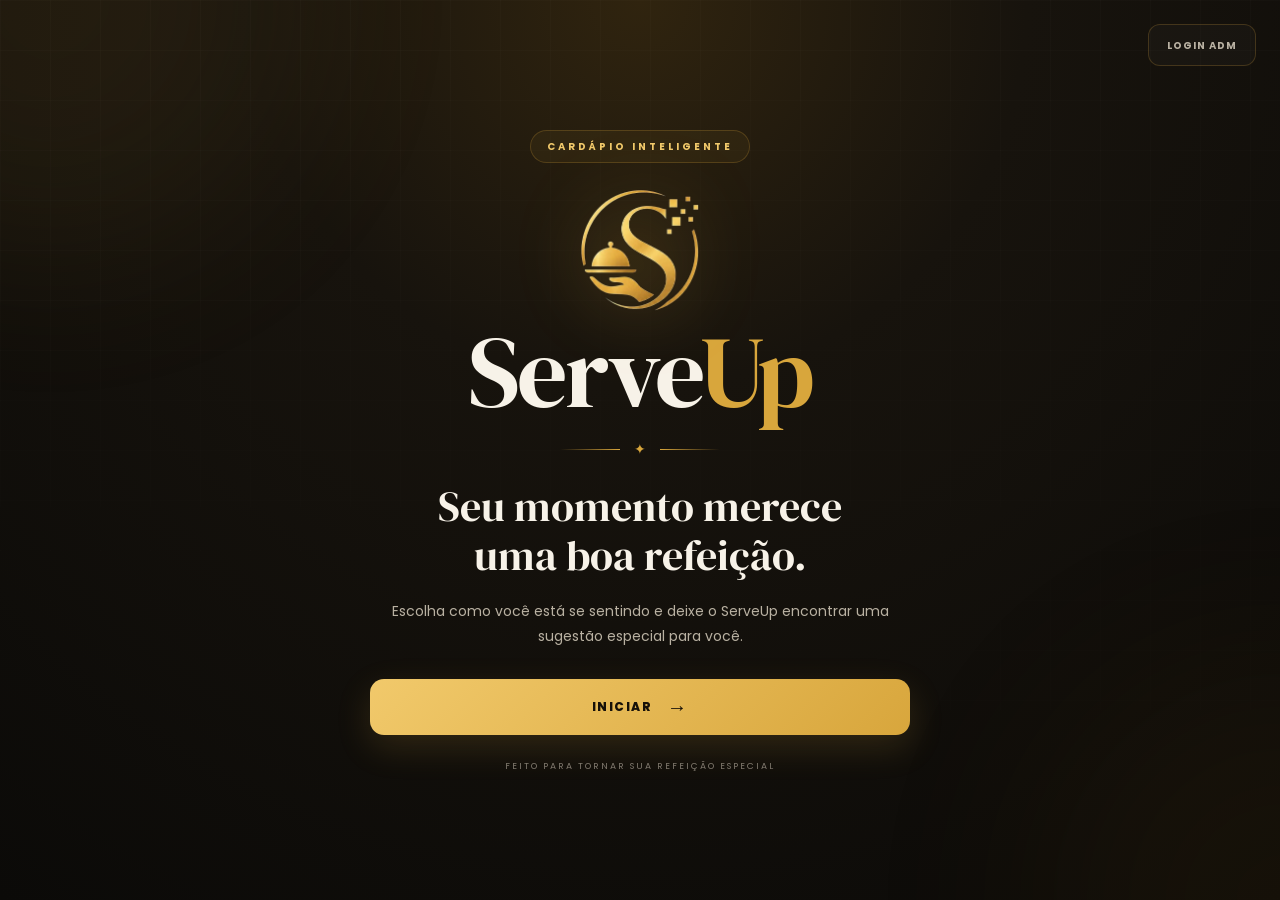
<file: index.html>
<!DOCTYPE html>
<html lang="pt-BR">
<head>
<meta charset="UTF-8">
<meta name="viewport" content="width=device-width, initial-scale=1.0">
<meta name="description" content="ServeUp — Cardápio inteligente baseado no seu humor.">
<title>ServeUp — Início</title>
<link rel="preconnect" href="https://fonts.googleapis.com">
<link rel="preconnect" href="https://fonts.gstatic.com" crossorigin>
<link href="https://fonts.googleapis.com/css2?family=DM+Serif+Display&family=Poppins:wght@300;400;500;600;700&display=swap" rel="stylesheet">


<link href="https://cdn.jsdelivr.net/npm/bootstrap@5.3.8/dist/css/bootstrap.min.css" rel="stylesheet">
<link rel="stylesheet" href="css/style.css">
</head>
<body data-page="home">

<div class="background">
  <div class="background-glow background-glow-1"></div>
  <div class="background-glow background-glow-2"></div>
</div>

<section class="screen active container-fluid" id="telaInicial">
<button class="btn-top-right" id="btnAbrirLoginAdm" type="button">
            LOGIN ADM
        </button>
<div class="home-container">
<span class="home-badge">
                CARDÁPIO INTELIGENTE
            </span>
<div class="home-logo">
<img alt="ServeUp" class="img-fluid home-logo-img" src="imagens/serveup-logo.png"/>
</div>
<h1 class="home-title">
                Serve<span>Up</span>
</h1>
<div class="home-divider">
<span></span>

                ✦

                <span></span>
</div>
<h2 class="home-subtitle">
                Seu momento merece<br/>
                uma boa refeição.
            </h2>
<p class="home-description">

                Escolha como você está se sentindo
                e deixe o ServeUp encontrar uma
                sugestão especial para você.

            </p>
<button class="btn-principal" id="btnIniciar" type="button">
<span>
                    INICIAR
                </span>
<strong>
                    →
                </strong>
</button>
<p class="home-footer">
                FEITO PARA TORNAR SUA REFEIÇÃO ESPECIAL
            </p>
</div>
</section>
<script src="js/data.js" defer></script>
<script src="js/auth.js" defer></script>
<script src="js/recomendacoes.js" defer></script>
<script src="js/administrador.js" defer></script>
<script src="js/cardapio.js" defer></script>
<script src="js/carrinho.js" defer></script>
<script src="js/pedidos.js" defer></script>
<script src="js/jogos.js" defer></script>
<script src="js/app.js" defer></script>
</body>
</html>
</file>
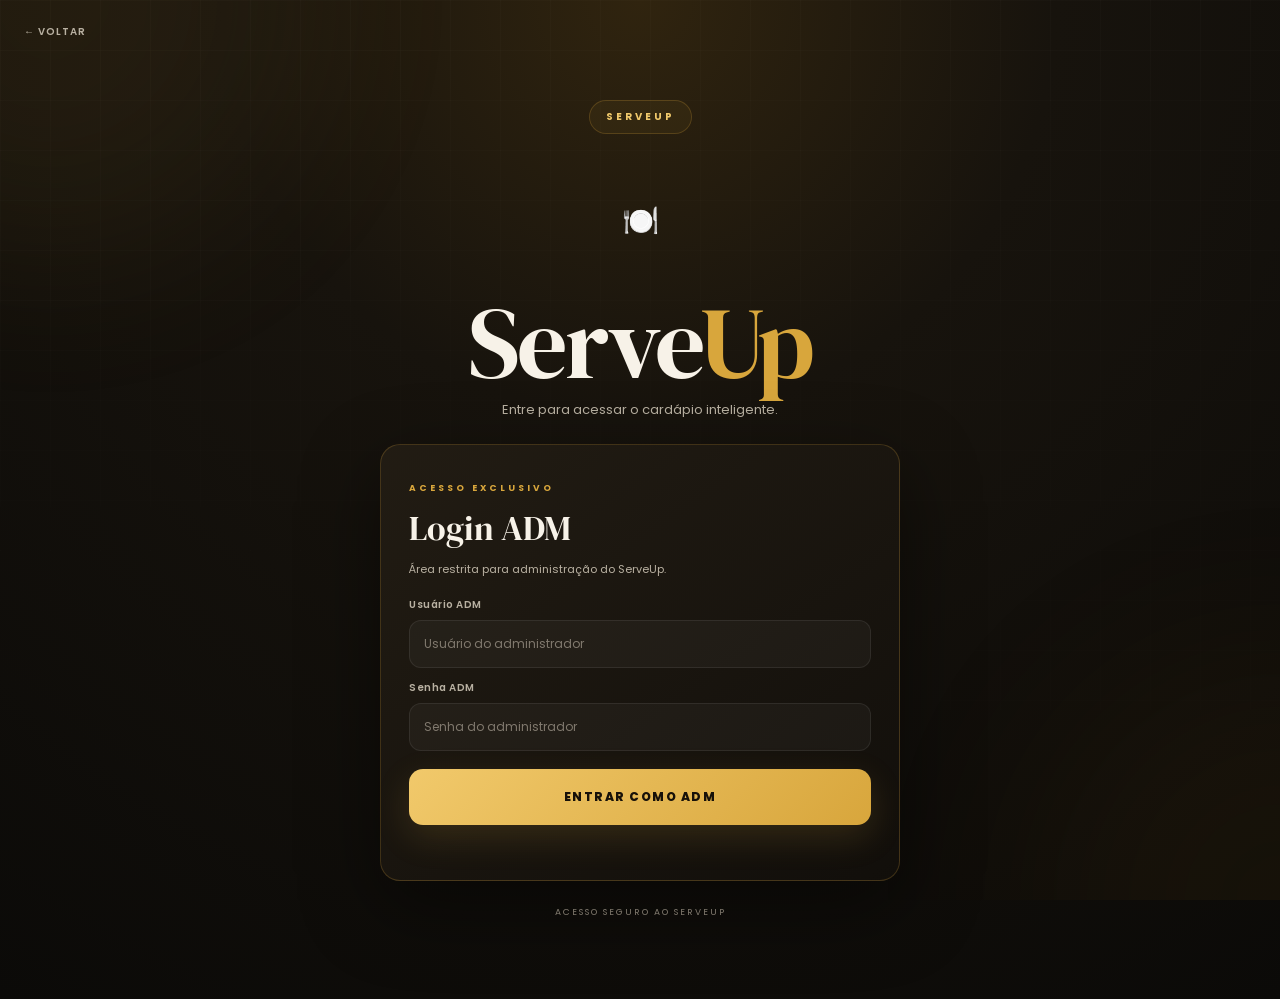
<file: administrador.html>
<!DOCTYPE html>
<html lang="pt-BR">
<head>
<meta charset="UTF-8">
<meta name="viewport" content="width=device-width, initial-scale=1.0">
<title>ServeUp — Administrador</title>
<link rel="preconnect" href="https://fonts.googleapis.com">
<link rel="preconnect" href="https://fonts.gstatic.com" crossorigin>
<link href="https://fonts.googleapis.com/css2?family=DM+Serif+Display&family=Poppins:wght@300;400;500;600;700&display=swap" rel="stylesheet">
<link rel="stylesheet" href="../css/style.css">
</head>
<body data-page="administrador">

<div class="background">
  <div class="background-glow background-glow-1"></div>
  <div class="background-glow background-glow-2"></div>
</div>

<main class="screen active">
  <div class="card" style="width:min(1100px,100%);">
    <button id="btnVoltarAdminCardapio" class="btn-top-left" type="button">← CARDÁPIO</button>
    <span class="section-kicker">ÁREA DO ADMINISTRADOR</span>
    <h2>Gerenciar ServeUp</h2>
    <p class="section-description">Administre produtos, recomendações e informações do sistema.</p>
    <div class="admin-actions" style="display:flex;flex-wrap:wrap;gap:10px;margin-top:24px;">
      <button id="btnAdminDashboard" class="btn-adm-painel" type="button">📊 PAINEL ADM</button>
      <button id="btnAdminGerenciar" class="btn-adm-painel" type="button">⚙ GERENCIAR</button>
      <button id="btnAdminAdicionar" class="btn-adm-comida" type="button">+ ADICIONAR ITEM</button>
      <button id="btnAdminSair" class="btn-adm-sair" type="button">SAIR</button>
    </div>
  </div>
</main>
<div class="modal-adm hidden" id="modalPainelAdm">
<div class="modal-adm-card painel-adm-card">
<button class="modal-adm-fechar" id="btnFecharPainelAdm" type="button">×</button>
<span class="section-kicker">ÁREA DO ADMINISTRADOR</span>
<h2>Painel do ServeUp</h2>
<p class="modal-adm-subtitulo">Acompanhe os principais dados do sistema.</p>
<div class="painel-adm-status">
<span>● SISTEMA ONLINE</span>
<strong id="painelAdmUsuario">ADM</strong>
</div>
<div class="painel-adm-grid">
<div class="painel-adm-card-info">
<span>🍽️</span>
<small>ITENS NO CARDÁPIO</small>
<strong id="painelTotalProdutos">0</strong>
</div>
<div class="painel-adm-card-info">
<span>📦</span>
<small>PEDIDOS REALIZADOS</small>
<strong id="painelTotalPedidos">0</strong>
</div>
<div class="painel-adm-card-info">
<span>🆕</span>
<small>ITENS ADICIONADOS PELO ADM</small>
<strong id="painelProdutosAdm">0</strong>
</div>
<div class="painel-adm-card-info">
<span>😊</span>
<small>HUMOR MAIS ESCOLHIDO</small>
<strong id="painelHumorMaisEscolhido">Nenhum</strong>
</div>
</div>
<div class="painel-adm-secao">
<div>
<span class="section-kicker">RESUMO</span>
<h3>Informações do sistema</h3>
</div>
<div class="painel-adm-linhas">
<div><span>Pratos</span><strong id="painelPratos">0</strong></div>
<div><span>Bebidas</span><strong id="painelBebidas">0</strong></div>
<div><span>Sobremesas</span><strong id="painelSobremesas">0</strong></div>
</div>
</div>
<button class="btn-principal" id="btnAtualizarPainelAdm" type="button">ATUALIZAR PAINEL</button>
</div>
</div><div class="modal-adm hidden" id="modalGerenciarAdm">
<div class="modal-adm-card painel-gerenciar-card">
<button class="modal-adm-fechar" id="btnFecharGerenciarAdm" type="button">×</button>
<span class="section-kicker">ÁREA DO ADMINISTRADOR</span>
<h2>Gerenciar ServeUp</h2>
<p class="modal-adm-subtitulo">Edite os produtos do cardápio e escolha quais aparecem nas sugestões de cada humor.</p>
<div class="adm-gerenciar-secao">
<span class="section-kicker">CARDÁPIO</span>
<div class="adm-produtos-cabecalho">
<h3>Produtos</h3>
<button id="btnRestaurarPratosCodigo" class="adm-btn-restaurar-produtos" type="button">↻ RESTAURAR PRATOS</button>
</div>
<p class="adm-ajuda">Excluir remove o produto permanentemente do cardápio neste navegador. O botão acima restaura somente os produtos que foram cadastrados diretamente no código.</p>
<div class="adm-gerenciar-lista" id="listaGerenciarProdutos"></div>
<div class="adm-editor-produto hidden" id="editorProdutoAdm">
<span class="section-kicker">EDITANDO PRODUTO</span>
<h3 id="editorProdutoTitulo">Editar produto</h3>
<input id="editorProdutoId" type="hidden"/>
<div class="adm-editor-linha">
<label>Nome
                            <input id="editorProdutoNome" maxlength="60" type="text"/>
</label>
<label>Preço
                            <input id="editorProdutoPreco" min="0.01" step="0.01" type="number"/>
</label>
</div>
<div class="adm-campos-abas" data-tabs="produto-editor">
<div class="adm-campo-abas-botoes" role="tablist" aria-label="Informações do produto">
<button class="adm-campo-aba active" type="button" data-tab-target="editorDescricao">📝 DESCRIÇÃO</button>
<button class="adm-campo-aba" type="button" data-tab-target="editorIngredientes">🥗 INGREDIENTES</button>
</div>
<div class="adm-campo-aba-conteudo active" id="editorDescricao" data-tab-panel>
<label>Descrição
<textarea id="editorProdutoDescricao" maxlength="300" placeholder="Ex.: Bife grelhado acompanhado de arroz." required></textarea>
</label>
</div>
<div class="adm-campo-aba-conteudo" id="editorIngredientes" data-tab-panel>
<label>Ingredientes
<textarea id="editorProdutoIngredientes" maxlength="500" placeholder="Ex.: bife bovino, arroz, cebola e temperos." required></textarea>
</label>
</div>
</div>
<label>Imagem do produto (opcional)
                        <input accept="image/*" id="editorProdutoImagemArquivo" type="file"/>
<small>Você pode escolher uma imagem do seu computador.</small>
</label>
<label>Caminho ou URL da imagem
                        <input id="editorProdutoImagem" maxlength="500" placeholder="imagens/produto.jpg ou https://..." type="text"/>
</label>
<div class="adm-editor-acoes">
<button class="btn-principal" id="btnConfirmarAlteracaoProduto" type="button">✓ CONFIRMAR ALTERAÇÃO</button>
<button class="adm-btn-cancelar" id="btnCancelarAlteracaoProduto" type="button">CANCELAR</button>
</div>
</div>
</div>
<div class="adm-gerenciar-secao">
<span class="section-kicker">RECOMENDAÇÕES</span>
<h3>Produtos sugeridos por humor</h3>
<p class="adm-ajuda">Escolha os dois produtos que serão mostrados para cada humor. As alterações ficam salvas neste navegador.</p>
<div class="adm-recomendacoes-lista" id="listaRecomendacoesAdm"></div>
</div>
</div>
</div><div class="modal-adm hidden" id="modalAdicionarComida">
<div class="modal-adm-card">
<button class="modal-adm-fechar" id="btnFecharAdicionarComida" type="button">×</button>
<span class="section-kicker">ÁREA DO ADMINISTRADOR</span>
<h2>Adicionar comida</h2>
<p class="modal-adm-subtitulo">Cadastre um novo item no cardápio.</p>
<form class="form-adm-comida" id="formAdicionarComida">
<label>
                    Nome da comida
                    <input id="novaComidaNome" maxlength="60" placeholder="Ex.: Hambúrguer Artesanal" required="" type="text"/>
</label>
<label>
                    Preço
                    <input id="novaComidaPreco" min="0.01" placeholder="25.90" required="" step="0.01" type="number"/>
</label>
<div class="adm-campos-abas" data-tabs="produto-novo">
<div class="adm-campo-abas-botoes" role="tablist" aria-label="Informações do novo produto">
<button class="adm-campo-aba active" type="button" data-tab-target="novaDescricao">📝 DESCRIÇÃO</button>
<button class="adm-campo-aba" type="button" data-tab-target="novaIngredientes">🥗 INGREDIENTES</button>
</div>
<div class="adm-campo-aba-conteudo active" id="novaDescricao" data-tab-panel>
<label>Descrição
<textarea id="novaComidaDescricao" maxlength="180" placeholder="Ex.: Prato servido com molho caseiro." required></textarea>
</label>
</div>
<div class="adm-campo-aba-conteudo" id="novaIngredientes" data-tab-panel>
<label>Ingredientes
<textarea id="novaComidaIngredientes" maxlength="500" placeholder="Ex.: carne, molho, arroz e temperos." required></textarea>
</label>
</div>
</div>
<label>
                    Categoria
                    <select id="novaComidaCategoria" required="">
<option value="pratos">Pratos</option>
<option value="bebidas">Bebidas</option>
<option value="sobremesas">Sobremesas</option>
</select>
</label>
<label>
                    Imagem do produto (opcional)
                    <input accept="image/*" id="novaComidaImagemArquivo" type="file"/>
<small>Você pode escolher uma imagem do seu computador.</small>
</label>
<label>
                    Caminho ou URL da imagem (opcional)
                    <input id="novaComidaImagem" maxlength="500" placeholder="imagens/hamburguer.jpg ou https://..." type="text"/>
</label>
<p class="erro-adm-comida" id="erroAdicionarComida"></p>
<button class="btn-principal" type="submit">ADICIONAR AO CARDÁPIO</button>
</form>
</div>
</div>
<script src="../js/data.js" defer></script>
<script src="../js/auth.js" defer></script>
<script src="../js/recomendacoes.js" defer></script>
<script src="../js/administrador.js" defer></script>
<script src="../js/cardapio.js" defer></script>
<script src="../js/carrinho.js" defer></script>
<script src="../js/pedidos.js" defer></script>
<script src="../js/jogos.js" defer></script>
<script src="../js/app.js" defer></script>
</body>
</html>
</file>
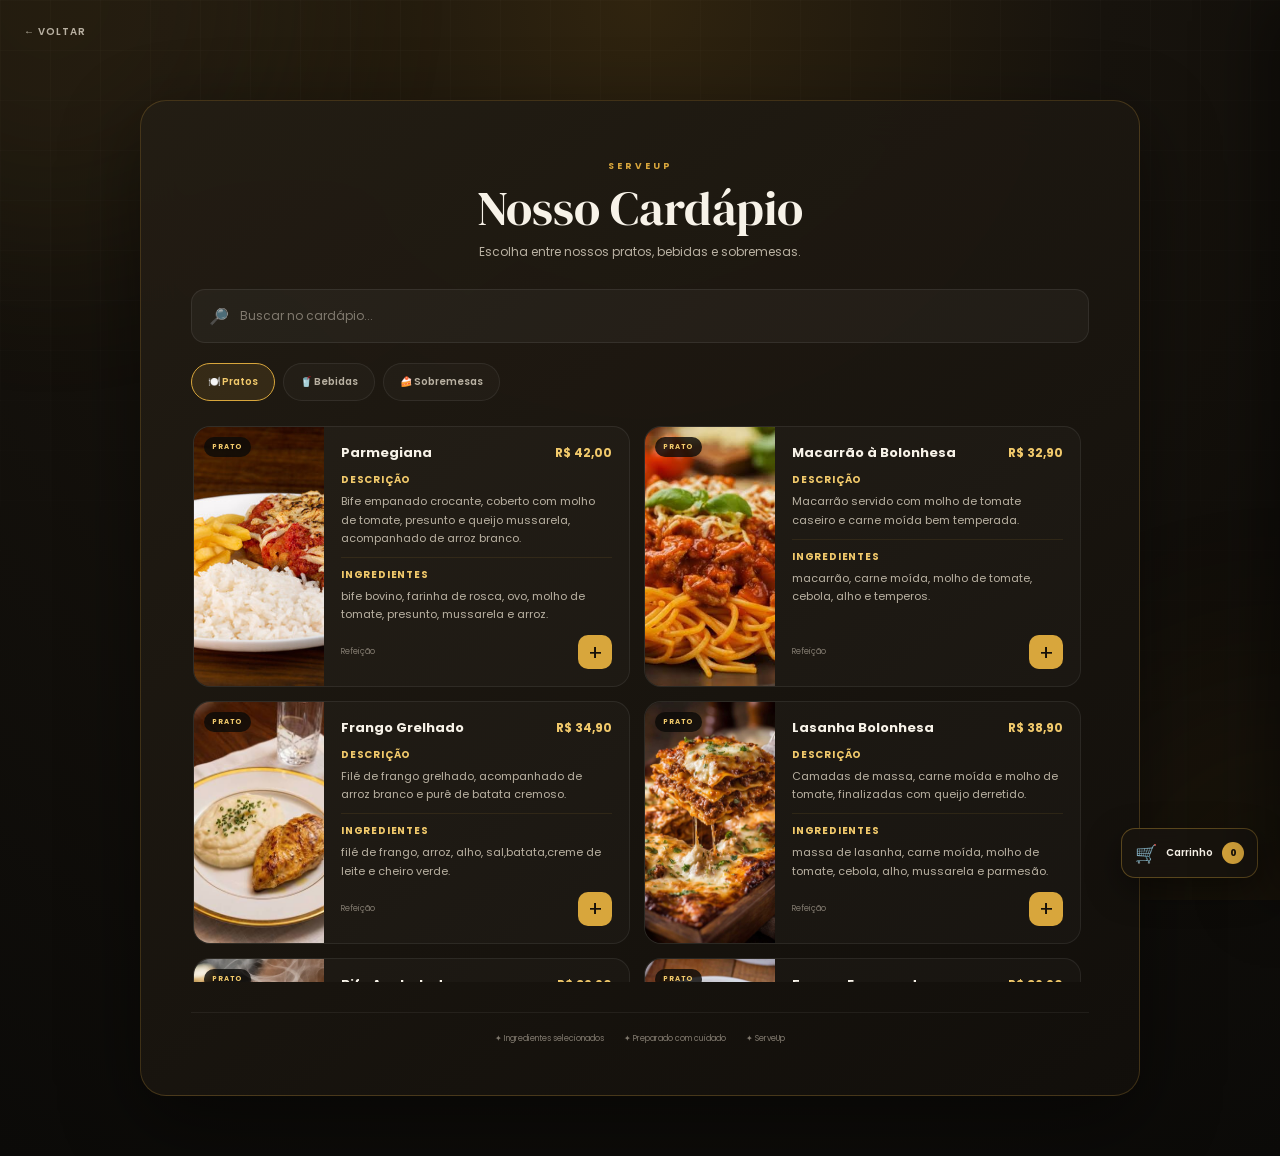
<file: cardapio.html>
<!DOCTYPE html>
<html lang="pt-BR">
<head>
<meta charset="UTF-8">
<meta name="viewport" content="width=device-width, initial-scale=1.0">
<meta name="description" content="ServeUp — Cardápio inteligente baseado no seu humor.">
<title>ServeUp — Cardápio</title>
<link rel="preconnect" href="https://fonts.googleapis.com">
<link rel="preconnect" href="https://fonts.gstatic.com" crossorigin>
<link href="https://fonts.googleapis.com/css2?family=DM+Serif+Display&family=Poppins:wght@300;400;500;600;700&display=swap" rel="stylesheet">
<link rel="stylesheet" href="../css/style.css">
</head>
<body data-page="cardapio">

<div class="background">
  <div class="background-glow background-glow-1"></div>
  <div class="background-glow background-glow-2"></div>
</div>


<div id="carrinhoOverlay" class="carrinho-overlay"></div>
<aside id="carrinhoLateral" class="carrinho-lateral" aria-label="Carrinho de compras">
  <div class="carrinho-header"><div><span class="carrinho-label">SEU PEDIDO</span><h3>Carrinho 🛒</h3></div><button id="btnFecharCarrinho" class="btn-fechar-carrinho" type="button" aria-label="Fechar carrinho">×</button></div>
  <div id="carrinhoItens" class="carrinho-itens"></div>
  <div class="carrinho-footer"><div class="carrinho-total-linha"><span>Total</span><strong id="carrinhoTotal">R$ 0,00</strong></div><button id="btnFinalizarCarrinho" class="btn-finalizar-carrinho" type="button">FINALIZAR PEDIDO</button></div>
</aside>
<button id="btnAbrirCarrinho" class="btn-abrir-carrinho" type="button" aria-label="Abrir carrinho"><span class="carrinho-icone">🛒</span><span class="carrinho-btn-texto">Carrinho</span><span id="contadorCarrinho" class="contador-carrinho">0</span></button>
<section class="screen active cardapio-screen" id="telaCardapio">
<button class="btn-top-left" id="btnVoltarCardapio" type="button">
        ← VOLTAR
    </button>
<div class="card cardapio-container">
<!-- BARRA DO ADMINISTRADOR -->
<div class="admin-toolbar hidden" id="adminActions">
<div class="admin-toolbar-top">
<span class="admin-status" id="adminStatus"><i class="admin-status-dot"></i>ADM conectado</span>
<img alt="ServeUp" class="admin-toolbar-logo" src="../imagens/serveup-logo.png"/>
<button class="btn-adm-sair" id="btnSairAdm" type="button">SAIR</button>
</div>
<div class="admin-toolbar-center">
<button class="btn-adm-painel" id="btnPainelAdm" type="button">📊 PAINEL ADM</button>
<button class="btn-adm-painel" id="btnGerenciarAdm" type="button">⚙ GERENCIAR</button>
<button class="btn-adm-comida" id="btnAdicionarComida" type="button">+ ADICIONAR ITEM</button>
</div>
</div>
<!-- CABEÇALHO -->
<header class="cardapio-header">
<span class="section-kicker">
                    SERVEUP
                </span>
<h2>
                    Nosso Cardápio
                </h2>
<p class="cardapio-subtitulo">

                    Escolha entre nossos pratos,
                    bebidas e sobremesas.

                </p>
</header>
<!-- PESQUISA -->
<div class="busca-container">
<span class="busca-icone">
                    🔎
                </span>
<input autocomplete="off" id="campoBusca" placeholder="Buscar no cardápio..." type="search"/>
<button aria-label="Limpar busca" class="btn-limpar-busca" id="btnLimparBusca" type="button">
                    ×
                </button>
</div>
<!-- CATEGORIAS -->
<div class="cardapio-abas" role="tablist">
<button class="aba-btn active" data-categoria="pratos" type="button">
                    🍽️ Pratos
                </button>
<button class="aba-btn" data-categoria="bebidas" type="button">
                    🥤 Bebidas
                </button>
<button class="aba-btn" data-categoria="sobremesas" type="button">
                    🍰 Sobremesas
                </button>
</div>
<!-- LISTA DE PRODUTOS -->
<div class="cardapio-lista" id="cardapioLista">
<!-- CARDÁPIO ATUALIZADO -->
<article class="cardapio-item cat-pratos" data-descricao="Bife empanado, molho de tomate, presunto, queijo e arroz." data-nome="Parmegiana" data-preco="42.00" data-produto-id="parmegiana">
<div class="produto-imagem"><img alt="Parmegiana" loading="lazy" src="../imagens/parmegiana.jpg"/><span class="produto-tag">PRATO</span></div>
<div class="item-conteudo"><div class="item-topo"><h4>Parmegiana</h4><span class="item-preco">R$ 42,00</span></div>
<div class="item-descricao-bloco"><span class="item-descricao-titulo">Descrição</span><p class="item-descricao">Bife empanado crocante, coberto com molho de tomate, presunto e queijo mussarela, acompanhado de arroz branco.</p></div><div class="item-ingredientes-bloco"><span class="item-ingredientes-titulo">Ingredientes</span><p class="item-ingredientes">bife bovino, farinha de rosca, ovo, molho de tomate, presunto, mussarela e arroz.</p></div><div class="item-footer"><span class="item-detalhe">Refeição</span><button class="btn-adicionar-carrinho" data-produto-id="parmegiana" type="button">+</button></div></div>
</article>
<article class="cardapio-item cat-pratos" data-descricao="Macarrão, molho de tomate e carne moída." data-nome="Macarrão à Bolonhesa" data-preco="32.90" data-produto-id="macarrao-bolonhesa">
<div class="produto-imagem"><img alt="Macarrão à Bolonhesa" loading="lazy" src="../imagens/macarrao.jpg"/><span class="produto-tag">PRATO</span></div>
<div class="item-conteudo"><div class="item-topo"><h4>Macarrão à Bolonhesa</h4><span class="item-preco">R$ 32,90</span></div>
<div class="item-descricao-bloco"><span class="item-descricao-titulo">Descrição</span><p class="item-descricao">Macarrão servido com molho de tomate caseiro e carne moída bem temperada.</p></div><div class="item-ingredientes-bloco"><span class="item-ingredientes-titulo">Ingredientes</span><p class="item-ingredientes">macarrão, carne moída, molho de tomate, cebola, alho e temperos.</p></div><div class="item-footer"><span class="item-detalhe">Refeição</span><button class="btn-adicionar-carrinho" data-produto-id="macarrao-bolonhesa" type="button">+</button></div></div>
</article>
<article class="cardapio-item cat-pratos" data-descricao="Filé de frango grelhado e arroz." data-nome="Frango Grelhado" data-preco="34.90" data-produto-id="frango-grelhado">
<div class="produto-imagem"><img alt="Frango Grelhado" loading="lazy" src="../imagens/frango grelhado.jpg"/><span class="produto-tag">PRATO</span></div>
<div class="item-conteudo"><div class="item-topo"><h4>Frango Grelhado</h4><span class="item-preco">R$ 34,90</span></div>
<div class="item-descricao-bloco"><span class="item-descricao-titulo">Descrição</span><p class="item-descricao">Filé de frango grelhado, acompanhado de arroz branco e purê de batata cremoso.</p></div><div class="item-ingredientes-bloco"><span class="item-ingredientes-titulo">Ingredientes</span><p class="item-ingredientes">filé de frango, arroz, alho, sal,batata,creme de leite e cheiro verde.</p></div><div class="item-footer"><span class="item-detalhe">Refeição</span><button class="btn-adicionar-carrinho" data-produto-id="frango-grelhado" type="button">+</button></div></div>
</article>
<article class="cardapio-item cat-pratos" data-descricao="Massa de lasanha, carne moída, molho de tomate e queijo." data-nome="Lasanha Bolonhesa" data-preco="38.90" data-produto-id="lasanha-bolonhesa">
<div class="produto-imagem"><img alt="Lasanha Bolonhesa" loading="lazy" src="../imagens/lasanha.jpg"/><span class="produto-tag">PRATO</span></div>
<div class="item-conteudo"><div class="item-topo"><h4>Lasanha Bolonhesa</h4><span class="item-preco">R$ 38,90</span></div>
<div class="item-descricao-bloco"><span class="item-descricao-titulo">Descrição</span><p class="item-descricao">Camadas de massa, carne moída e molho de tomate, finalizadas com queijo derretido.</p></div><div class="item-ingredientes-bloco"><span class="item-ingredientes-titulo">Ingredientes</span><p class="item-ingredientes">massa de lasanha, carne moída, molho de tomate, cebola, alho, mussarela e parmesão.</p></div><div class="item-footer"><span class="item-detalhe">Refeição</span><button class="btn-adicionar-carrinho" data-produto-id="lasanha-bolonhesa" type="button">+</button></div></div>
</article>
<article class="cardapio-item cat-pratos" data-descricao="Bife grelhado e cebola." data-nome="Bife Acebolado" data-preco="39.90" data-produto-id="bife-acebolado">
<div class="produto-imagem"><img alt="Bife Acebolado" loading="lazy" src="../imagens/bife.png"/><span class="produto-tag">PRATO</span></div>
<div class="item-conteudo"><div class="item-topo"><h4>Bife Acebolado</h4><span class="item-preco">R$ 39,90</span></div>
<div class="item-descricao-bloco"><span class="item-descricao-titulo">Descrição</span><p class="item-descricao">Bife grelhado acompanhado de cebolas douradas e bem temperadas.</p></div><div class="item-ingredientes-bloco"><span class="item-ingredientes-titulo">Ingredientes</span><p class="item-ingredientes">bife bovino, cebola, alho, sal grosso e azeite.</p></div><div class="item-footer"><span class="item-detalhe">Refeição</span><button class="btn-adicionar-carrinho" data-produto-id="bife-acebolado" type="button">+</button></div></div>
</article>
<article class="cardapio-item cat-pratos" data-descricao="Filé de frango empanado e arroz." data-nome="Frango Empanado" data-preco="36.90" data-produto-id="frango-empanado">
<div class="produto-imagem"><img alt="Frango Empanado" loading="lazy" src="../imagens/frango.jpg"/><span class="produto-tag">PRATO</span></div>
<div class="item-conteudo"><div class="item-topo"><h4>Frango Empanado</h4><span class="item-preco">R$ 36,90</span></div>
<div class="item-descricao-bloco"><span class="item-descricao-titulo">Descrição</span><p class="item-descricao">Filé de frango empanado e crocante, acompanhado de arroz branco.</p></div><div class="item-ingredientes-bloco"><span class="item-ingredientes-titulo">Ingredientes</span><p class="item-ingredientes">filé de frango, farinha de trigo, ovo, farinha de rosca, arroz, alho e sal.</p></div><div class="item-footer"><span class="item-detalhe">Refeição</span><button class="btn-adicionar-carrinho" data-produto-id="frango-empanado" type="button">+</button></div></div>
</article>
<article class="cardapio-item cat-bebidas" data-descricao="Refrigerante de cola sem açúcar, servido bem gelado." data-nome="Coca-Cola Zero Lata" data-preco="6.50" data-produto-id="coca-zero-lata">
<div class="produto-imagem"><img alt="Coca-Cola Zero Lata" loading="lazy" src="../imagens/coca.jpg"/><span class="produto-tag">BEBIDA</span></div>
<div class="item-conteudo"><div class="item-topo"><h4>Coca-Cola Zero Lata</h4><span class="item-preco">R$ 6,50</span></div>
</article>
<article class="cardapio-item cat-bebidas" data-descricao="Refrigerante sabor laranja, servido bem gelado." data-nome="Fanta Laranja Lata" data-preco="6.50" data-produto-id="fanta-laranja-lata">
<div class="produto-imagem"><img alt="Fanta Laranja Lata" loading="lazy" src="../imagens/fanta.jpg"/><span class="produto-tag">BEBIDA</span></div>
<div class="item-conteudo"><div class="item-topo"><h4>Fanta Laranja Lata</h4><span class="item-preco">R$ 6,50</span></div>
<p class="item-descricao"></p><div class="item-footer"><span class="item-detalhe">Bebida gelada</span><button class="btn-adicionar-carrinho" data-produto-id="fanta-laranja-lata" type="button">+</button></div></div>
</article>
<article class="cardapio-item cat-bebidas" data-descricao="Refrigerante sabor uva, servido bem gelado." data-nome="Fanta Uva Lata" data-preco="6.50" data-produto-id="fanta-uva-lata">
<div class="produto-imagem"><img alt="Fanta Uva Lata" loading="lazy" src="../imagens/fanta uva.jpg"/><span class="produto-tag">BEBIDA</span></div>
<div class="item-conteudo"><div class="item-topo"><h4>Fanta Uva Lata</h4><span class="item-preco">R$ 6,50</span></div>
<p class="item-descricao"></p><div class="item-footer"><span class="item-detalhe">Bebida gelada</span><button class="btn-adicionar-carrinho" data-produto-id="fanta-uva-lata" type="button">+</button></div></div>
</article>
<article class="cardapio-item cat-bebidas" data-descricao="Água mineral servida gelada." data-nome="Água" data-preco="4.00" data-produto-id="agua">
<div class="produto-imagem"><img alt="Água" loading="lazy" src="../imagens/agua sem.jpg"/><span class="produto-tag">BEBIDA</span></div>
<div class="item-conteudo"><div class="item-topo"><h4>Água</h4><span class="item-preco">R$ 4,00</span></div>
<p class="item-descricao"></p><div class="item-footer"><span class="item-detalhe">Bebida gelada</span><button class="btn-adicionar-carrinho" data-produto-id="agua" type="button">+</button></div></div>
</article>
<article class="cardapio-item cat-bebidas" data-descricao="Água mineral gaseificada, servida gelada." data-nome="Água com Gás" data-preco="4.50" data-produto-id="agua-com-gas">
<div class="produto-imagem"><img alt="Água com Gás" loading="lazy" src="../imagens/agua gas.jpg"/><span class="produto-tag">BEBIDA</span></div>
<div class="item-conteudo"><div class="item-topo"><h4>Água com Gás</h4><span class="item-preco">R$ 4,50</span></div>
<p class="item-descricao"></p><div class="item-footer"><span class="item-detalhe">Bebida gelada</span><button class="btn-adicionar-carrinho" data-produto-id="agua-com-gas" type="button">+</button></div></div>
</article>
<article class="cardapio-item cat-bebidas" data-descricao="Refrigerante de cola em garrafa de 2 litros." data-nome="Coca-Cola 2L" data-preco="13.00" data-produto-id="coca-2l">
<div class="produto-imagem"><img alt="Coca-Cola 2L" loading="lazy" src="../imagens/coca garra.jpg"/><span class="produto-tag">BEBIDA</span></div>
<div class="item-conteudo"><div class="item-topo"><h4>Coca-Cola 2L</h4><span class="item-preco">R$ 13,00</span></div>
<p class="item-descricao"></p><div class="item-footer"><span class="item-detalhe">Bebida gelada</span><button class="btn-adicionar-carrinho" data-produto-id="coca-2l" type="button">+</button></div></div>
</article>
<article class="cardapio-item cat-bebidas" data-descricao="Refrigerante sabor limão, leve e refrescante." data-nome="Sprite Lata" data-preco="6.50" data-produto-id="sprite-lata">
<div class="produto-imagem"><img alt="Sprite Lata" loading="lazy" src="../imagens/sprite.jpg"/><span class="produto-tag">BEBIDA</span></div>
<div class="item-conteudo"><div class="item-topo"><h4>Sprite Lata</h4><span class="item-preco">R$ 6,50</span></div>
<p class="item-descricao"></p><div class="item-footer"><span class="item-detalhe">Bebida gelada</span><button class="btn-adicionar-carrinho" data-produto-id="sprite-lata" type="button">+</button></div></div>
</article>
<article class="cardapio-item cat-bebidas" data-descricao="Suco de laranja refrescante, servido gelado." data-nome="Jarra de suco de laranja" data-preco="12.00" data-produto-id="suco-laranja-1l">
<div class="produto-imagem"><img alt="Jarra de suco de laranja" loading="lazy" src="../imagens/orange.jpg"/><span class="produto-tag">BEBIDA</span></div>
<div class="item-conteudo"><div class="item-topo"><h4>Jarra de suco de laranja</h4><span class="item-preco">R$ 12,00</span></div>
<p class="item-descricao"></p><div class="item-footer"><span class="item-detalhe">Bebida gelada</span><button class="btn-adicionar-carrinho" data-produto-id="suco-laranja-1l" type="button">+</button></div></div>
</article>
<article class="cardapio-item cat-bebidas" data-descricao="Suco de maracujá refrescante, servido gelado." data-nome="Jarra de suco de maracujá" data-preco="12.00" data-produto-id="suco-maracuja-1l">
<div class="produto-imagem"><img alt="Jarra de suco de maracujá" loading="lazy" src="../imagens/suco mara.jpg"/><span class="produto-tag">BEBIDA</span></div>
<div class="item-conteudo"><div class="item-topo"><h4>Jarra de suco de maracujá</h4><span class="item-preco">R$ 12,00</span></div>
<p class="item-descricao"></p><div class="item-footer"><span class="item-detalhe">Bebida gelada</span><button class="btn-adicionar-carrinho" data-produto-id="suco-maracuja-1l" type="button">+</button></div></div>
</article>
<article class="cardapio-item cat-bebidas" data-descricao="Suco de limão refrescante, servido gelado." data-nome="Jarra de suco de limão" data-preco="11.00" data-produto-id="suco-limao-1l">
<div class="produto-imagem"><img alt="Jarra de suco de limão" loading="lazy" src="../imagens/suco limon.jpg"/><span class="produto-tag">BEBIDA</span></div>
<div class="item-conteudo"><div class="item-topo"><h4>Jarra de suco de limão</h4><span class="item-preco">R$ 11,00</span></div>
<p class="item-descricao"></p><div class="item-footer"><span class="item-detalhe">Bebida gelada</span><button class="btn-adicionar-carrinho" data-produto-id="suco-limao-1l" type="button">+</button></div></div>
</article>
<article class="cardapio-item cat-sobremesas" data-descricao="Brownie de chocolate macio por dentro e intenso em sabor." data-nome="Brownie" data-preco="12.00" data-produto-id="brownie">
<div class="produto-imagem"><img alt="Brownie" loading="lazy" src="../imagens/brownie.jpg"/><span class="produto-tag">SOBREMESA</span></div>
<div class="item-conteudo"><div class="item-topo"><h4>Brownie</h4><span class="item-preco">R$ 12,00</span></div>
<div class="item-descricao-bloco"><span class="item-descricao-titulo">Descrição</span><p class="item-descricao">Brownie de chocolate macio por dentro e crocante por fora.</p></div><div class="item-ingredientes-bloco"><span class="item-ingredientes-titulo">Ingredientes</span><p class="item-ingredientes">chocolate,   farinha de trigo, açúcar, ovos e manteiga.</p></div><div class="item-footer"><span class="item-detalhe">Sobremesa</span><button class="btn-adicionar-carrinho" data-produto-id="brownie" type="button">+</button></div></div>
</article>
<article class="cardapio-item cat-sobremesas" data-descricao="Bolinho de chocolate com centro cremoso, servido como sobremesa especial." data-nome="petit gateau" data-preco="15.00" data-produto-id="petit-gateau">
<div class="produto-imagem"><img alt="petit-gateau" loading="lazy" src="../imagens/petit-gateau.jpg"/><span class="produto-tag">SOBREMESA</span></div>
<div class="item-conteudo"><div class="item-topo"><h4>Petit Gâteau</h4><span class="item-preco">R$ 15,00</span></div>
<div class="item-descricao-bloco"><span class="item-descricao-titulo">Descrição</span><p class="item-descricao">Bolinho de chocolate com casca assada e recheio cremoso, acompanhada de uma bola de sorvete de creme e calda de chocolate.</p></div><div class="item-ingredientes-bloco"><span class="item-ingredientes-titulo">Ingredientes</span><p class="item-ingredientes">chocolate, farinha de trigo, açúcar, ovos, manteiga e sorvete de creme.</p></div><div class="item-footer"><span class="item-detalhe">Sobremesa</span><button class="btn-adicionar-carrinho" data-produto-id="petit-gateau" type="button">+</button></div></div>
</article>
<article class="cardapio-item cat-sobremesas" data-descricao="Sorvete cremoso de baunilha, servido gelado." data-nome="Sorvete de Baunilha" data-preco="9.00" data-produto-id="sorvete-baunilha">
<div class="produto-imagem"><img alt="Sorvete de Baunilha" loading="lazy" src="../imagens/sorvete branco.jpg"/><span class="produto-tag">SOBREMESA</span></div>
<div class="item-conteudo"><div class="item-topo"><h4>Sorvete de Baunilha</h4><span class="item-preco">R$ 9,00</span></div>
<div class="item-descricao-bloco"><span class="item-descricao-titulo">Descrição</span><p class="item-descricao">Sorvete cremoso e suave, com sabor clássico de baunilha.</p></div><div class="item-ingredientes-bloco"><span class="item-ingredientes-titulo">Ingredientes</span><p class="item-ingredientes">leite, creme de leite, açúcar e essência de baunilha.</p></div><div class="item-footer"><span class="item-detalhe">Sobremesa</span><button class="btn-adicionar-carrinho" data-produto-id="sorvete-baunilha" type="button">+</button></div></div>
</article>
<article class="cardapio-item cat-sobremesas" data-descricao="Sorvete cremoso de chocolate, servido gelado." data-nome="Sorvete de Chocolate" data-preco="9.00" data-produto-id="sorvete-chocolate">
<div class="produto-imagem"><img alt="Sorvete de Chocolate" loading="lazy" src="../imagens/sorvete marrom.jpg"/><span class="produto-tag">SOBREMESA</span></div>
<div class="item-conteudo"><div class="item-topo"><h4>Sorvete de Chocolate</h4><span class="item-preco">R$ 9,00</span></div>
<div class="item-descricao-bloco"><span class="item-descricao-titulo">Descrição</span><p class="item-descricao">Sorvete cremoso e intenso, preparado com sabor de chocolate.</p></div><div class="item-ingredientes-bloco"><span class="item-ingredientes-titulo">Ingredientes</span><p class="item-ingredientes">leite, creme de leite, açúcar, chocolate e cacau em pó.</p></div><div class="item-footer"><span class="item-detalhe">Sobremesa</span><button class="btn-adicionar-carrinho" data-produto-id="sorvete-chocolate" type="button">+</button></div></div>
</article>
<article class="cardapio-item cat-sobremesas" data-descricao="Gelatina leve e refrescante, ótima para finalizar a refeição." data-nome="Gelatina" data-preco="7.00" data-produto-id="gelatina">
<div class="produto-imagem"><img alt="Gelatina" loading="lazy" src="../imagens/gelatina.jpg"/><span class="produto-tag">SOBREMESA</span></div>
<div class="item-conteudo"><div class="item-topo"><h4>Gelatina</h4><span class="item-preco">R$ 7,00</span></div>
<div class="item-descricao-bloco"><span class="item-descricao-titulo">Descrição</span><p class="item-descricao">Sobremesa leve, colorida e refrescante, perfeita para finalizar a refeição.</p></div><div class="item-ingredientes-bloco"><span class="item-ingredientes-titulo">Ingredientes</span><p class="item-ingredientes">água e pó de gelatina de morango.</p></div><div class="item-footer"><span class="item-detalhe">Sobremesa</span><button class="btn-adicionar-carrinho" data-produto-id="gelatina" type="button">+</button></div></div>
</article>
<article class="cardapio-item cat-sobremesas" data-descricao="Mousse cremoso de limão, com sabor cítrico e refrescante." data-nome="Mousse de Limão" data-preco="10.00" data-produto-id="mousse-limao">
<div class="produto-imagem"><img alt="Mousse de Limão" loading="lazy" src="../imagens/mousse L.jpg"/><span class="produto-tag">SOBREMESA</span></div>
<div class="item-conteudo"><div class="item-topo"><h4>Mousse de Limão</h4><span class="item-preco">R$ 10,00</span></div>
<div class="item-descricao-bloco"><span class="item-descricao-titulo">Descrição</span><p class="item-descricao">Mousse cremoso com sabor cítrico e refrescante de limão.</p></div><div class="item-ingredientes-bloco"><span class="item-ingredientes-titulo">Ingredientes</span><p class="item-ingredientes">leite condensado, creme de leite e suco de limão.</p></div><div class="item-footer"><span class="item-detalhe">Sobremesa</span><button class="btn-adicionar-carrinho" data-produto-id="mousse-limao" type="button">+</button></div></div>
</article>
<article class="cardapio-item cat-sobremesas" data-descricao="Mousse cremoso de maracujá, com sabor marcante e refrescante." data-nome="Mousse de Maracujá" data-preco="10.00" data-produto-id="mousse-maracuja">
<div class="produto-imagem"><img alt="Mousse de Maracujá" loading="lazy" src="../imagens/mousse.jpg"/><span class="produto-tag">SOBREMESA</span></div>
<div class="item-conteudo"><div class="item-topo"><h4>Mousse de Maracujá</h4><span class="item-preco">R$ 10,00</span></div>
<div class="item-descricao-bloco"><span class="item-descricao-titulo">Descrição</span><p class="item-descricao">Mousse cremoso e aerado, com sabor marcante e refrescante de maracujá.</p></div><div class="item-ingredientes-bloco"><span class="item-ingredientes-titulo">Ingredientes</span><p class="item-ingredientes">leite condensado, creme de leite e suco da polpa do maracujá.</p></div><div class="item-footer"><span class="item-detalhe">Sobremesa</span><button class="btn-adicionar-carrinho" data-produto-id="mousse-maracuja" type="button">+</button></div></div>
</article>
</div>
<!-- MENSAGEM DE NENHUM RESULTADO -->
<div class="sem-resultados" id="semResultados">
<div class="sem-resultados-icone">
                    🔎
                </div>
<h3>
                    Nenhum item encontrado
                </h3>
<p>
                    Tente procurar por outro prato
                    ou escolha outra categoria.
                </p>
</div>
<!-- RODAPÉ -->
<footer class="cardapio-footer">
<span>
                    ✦ Ingredientes selecionados
                </span>
<span>
                    ✦ Preparado com cuidado
                </span>
<span>
                    ✦ ServeUp
                </span>
</footer>
</div>
</section>
<script src="../js/data.js" defer></script>
<script src="../js/auth.js" defer></script>
<script src="../js/recomendacoes.js" defer></script>
<script src="../js/administrador.js" defer></script>
<script src="../js/cardapio.js" defer></script>
<script src="../js/carrinho.js" defer></script>
<script src="../js/pedidos.js" defer></script>
<script src="../js/jogos.js" defer></script>
<script src="../js/app.js" defer></script>
</body>
</html>
</file>
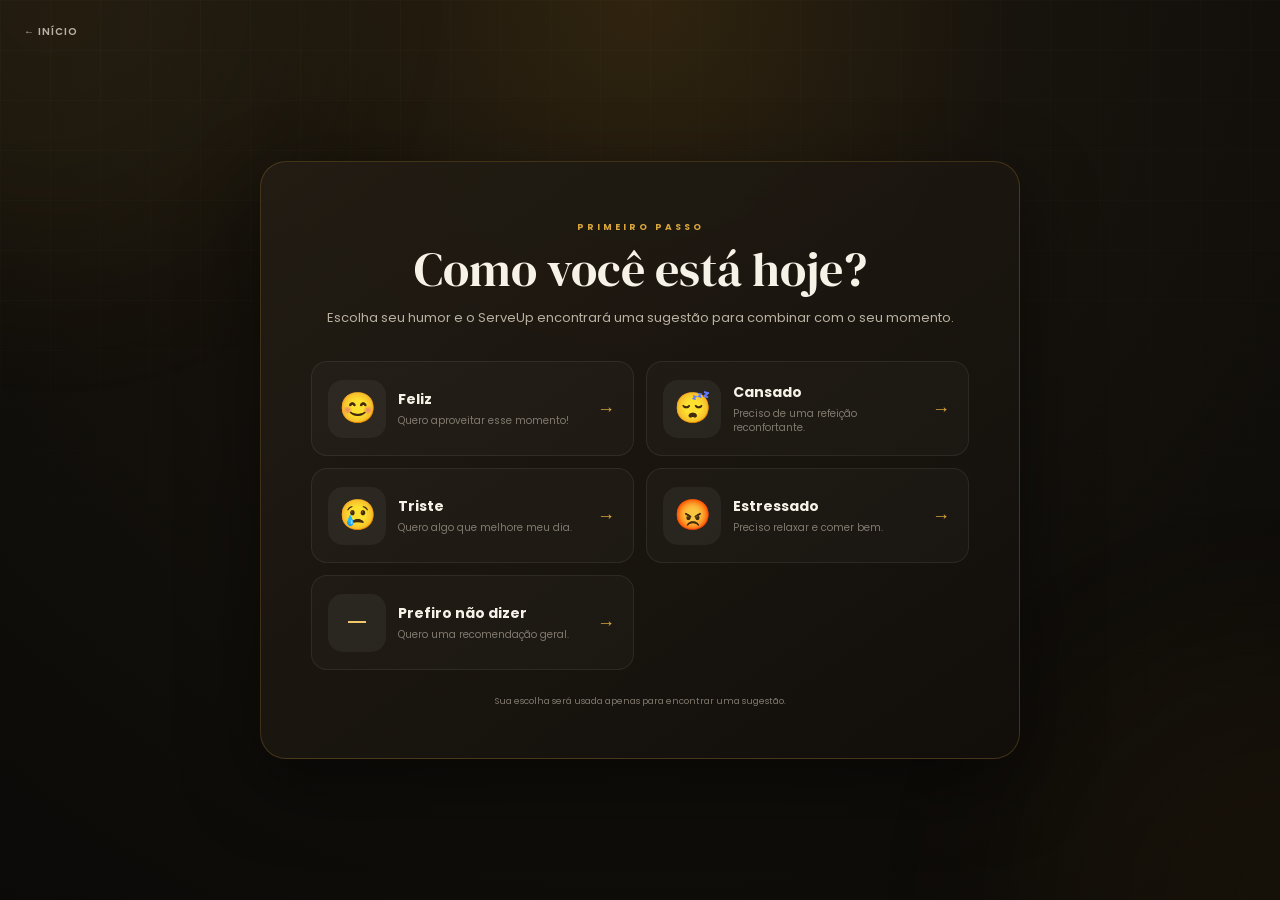
<file: humor.html>
<!DOCTYPE html>
<html lang="pt-BR">
<head>
<meta charset="UTF-8">
<meta name="viewport" content="width=device-width, initial-scale=1.0">
<meta name="description" content="ServeUp — Cardápio inteligente baseado no seu humor.">
<title>ServeUp — Humor</title>
<link rel="preconnect" href="https://fonts.googleapis.com">
<link rel="preconnect" href="https://fonts.gstatic.com" crossorigin>
<link href="https://fonts.googleapis.com/css2?family=DM+Serif+Display&family=Poppins:wght@300;400;500;600;700&display=swap" rel="stylesheet">
<link rel="stylesheet" href="../css/style.css">
</head>
<body data-page="humor">

<div class="background">
  <div class="background-glow background-glow-1"></div>
  <div class="background-glow background-glow-2"></div>
</div>

<section class="screen active" id="telaHumor">
<button class="btn-top-left" id="btnVoltarInicio" type="button">
            ← INÍCIO
        </button>
<div class="card humor-card">
<span class="section-kicker">
                PRIMEIRO PASSO
            </span>
<h2>
                Como você está hoje?
            </h2>
<p class="section-description">

                Escolha seu humor e o ServeUp
                encontrará uma sugestão para combinar
                com o seu momento.

            </p>
<div class="emoji-grid">
<!-- FELIZ -->
<button class="emoji-card" data-humor="feliz" type="button">
<div class="emoji-card-icon">
                        😊
                    </div>
<div class="emoji-card-text">
<h4>
                            Feliz
                        </h4>
<p>
                            Quero aproveitar esse momento!
                        </p>
</div>
<span class="emoji-arrow">
                        →
                    </span>
</button>
<!-- CANSADO -->
<button class="emoji-card" data-humor="cansado" type="button">
<div class="emoji-card-icon">
                        😴
                    </div>
<div class="emoji-card-text">
<h4>
                            Cansado
                        </h4>
<p>
                            Preciso de uma refeição reconfortante.
                        </p>
</div>
<span class="emoji-arrow">
                        →
                    </span>
</button>
<!-- TRISTE -->
<button class="emoji-card" data-humor="triste" type="button">
<div class="emoji-card-icon">
                        😢
                    </div>
<div class="emoji-card-text">
<h4>
                            Triste
                        </h4>
<p>
                            Quero algo que melhore meu dia.
                        </p>
</div>
<span class="emoji-arrow">
                        →
                    </span>
</button>
<!-- ESTRESSADO -->
<button class="emoji-card" data-humor="estressante" type="button">
<div class="emoji-card-icon">
                        😡
                    </div>
<div class="emoji-card-text">
<h4>
                            Estressado
                        </h4>
<p>
                            Preciso relaxar e comer bem.
                        </p>
</div>
<span class="emoji-arrow">
                        →
                    </span>
</button>
<!-- PREFIRO NÃO DIZER -->
<button class="emoji-card humor-sem-emoji" data-humor="nao-dizer" type="button">
<div class="emoji-card-icon emoji-card-icon-sem-emoji">
                        —
                    </div>
<div class="emoji-card-text">
<h4>
                            Prefiro não dizer
                        </h4>
<p>
                            Quero uma recomendação geral.
                        </p>
</div>
<span class="emoji-arrow">
                        →
                    </span>
</button>
</div>
<p class="humor-footer">
                Sua escolha será usada apenas para encontrar uma sugestão.
            </p>
</div>
</section>
<script src="../js/data.js" defer></script>
<script src="../js/auth.js" defer></script>
<script src="../js/recomendacoes.js" defer></script>
<script src="../js/administrador.js" defer></script>
<script src="../js/cardapio.js" defer></script>
<script src="../js/carrinho.js" defer></script>
<script src="../js/pedidos.js" defer></script>
<script src="../js/jogos.js" defer></script>
<script src="../js/app.js" defer></script>
</body>
</html>
</file>
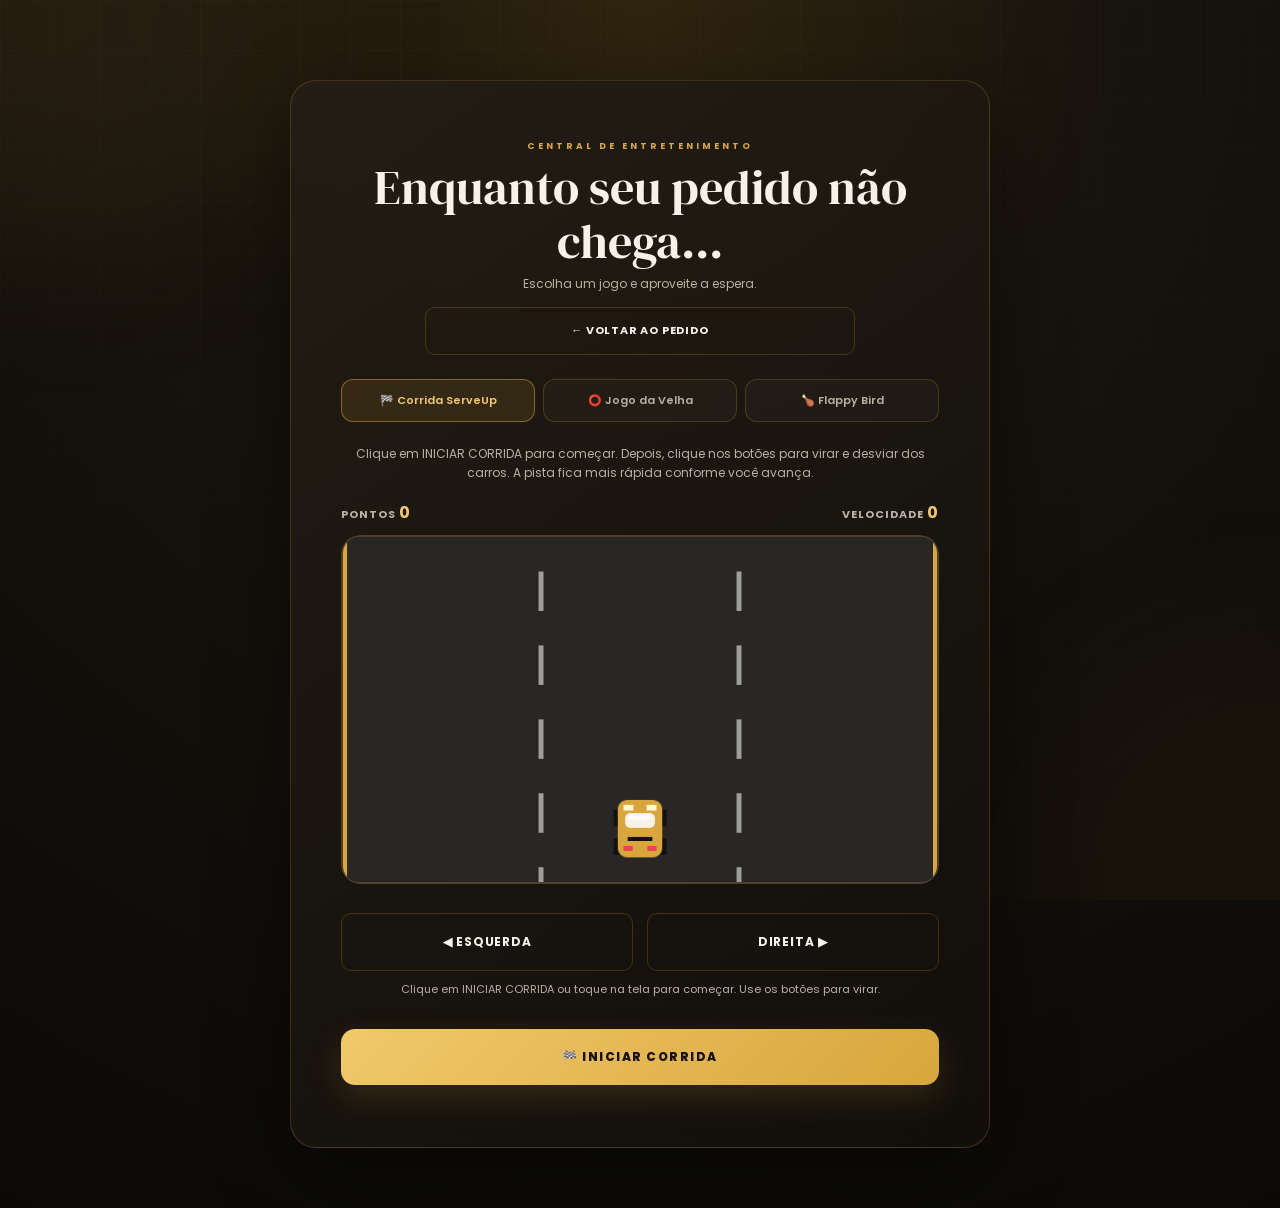
<file: jogos.html>
<!DOCTYPE html>
<html lang="pt-BR">
<head>
<meta charset="UTF-8">
<meta name="viewport" content="width=device-width, initial-scale=1.0">
<meta name="description" content="ServeUp — Jogos para aproveitar enquanto seu pedido é preparado.">
<title>ServeUp — Jogos</title>
<link rel="preconnect" href="https://fonts.googleapis.com">
<link rel="preconnect" href="https://fonts.gstatic.com" crossorigin>
<link href="https://fonts.googleapis.com/css2?family=DM+Serif+Display&family=Poppins:wght@300;400;500;600;700&display=swap" rel="stylesheet">
<link rel="stylesheet" href="../css/style.css">
</head>
<body data-page="jogos">
<div class="background"><div class="background-glow background-glow-1"></div><div class="background-glow background-glow-2"></div></div>
<section class="screen active" id="telaJogos">
<div class="card pedido-preparo-card jogos-tela-card">
<div class="jogos-hub-header">
<div class="jogos-hub-texto"><span class="section-kicker">CENTRAL DE ENTRETENIMENTO</span><h2 class="jogos-titulo">Enquanto seu pedido não chega...</h2><p class="jogos-subtitulo">Escolha um jogo e aproveite a espera.</p></div>
<button class="btn-secundario jogos-voltar" id="btnVoltarDosJogos" type="button">← VOLTAR AO PEDIDO</button>
</div>

<div class="jogos-tabs" role="tablist">
<button class="jogo-tab active" id="tabKart" type="button">🏁 Corrida ServeUp</button>
<button class="jogo-tab" id="tabVelha" type="button">⭕ Jogo da Velha</button>
<button class="jogo-tab" id="tabFrango" type="button">🍗 Flappy Bird</button>
</div>
<div class="jogo-view active" id="jogoKart">
<p class="jogo-descricao">Clique em INICIAR CORRIDA para começar. Depois, clique nos botões para virar e desviar dos carros. A pista fica mais rápida conforme você avança.</p>
<div class="kart-placar">
<span>PONTOS <strong id="kartPontos">0</strong></span>
<span>VELOCIDADE <strong id="kartVelocidade">0</strong></span>
</div>
<div class="kart-jogo-wrapper">
<canvas class="kart-canvas" height="420" id="kartCanvas" width="720"></canvas>
<div class="kart-gameover hidden" id="kartGameOver">
<div class="kart-gameover-card">
<div class="kart-gameover-title">GAME OVER</div>
<p class="kart-gameover-score">Você bateu no obstáculo!<strong><span id="kartGameOverPontos">0</span> pontos</strong></p>
<button class="btn-principal" id="btnTentarNovamenteKart" type="button">🔄 JOGAR NOVAMENTE</button>
<button class="btn-secundario" id="btnGameOverVoltar" type="button">← VOLTAR PARA OS JOGOS</button>
</div>
</div>
</div>
<div class="kart-controles">
<button class="btn-secundario" id="kartEsquerda" type="button">◀ ESQUERDA</button>
<button class="btn-secundario" id="kartDireita" type="button">DIREITA ▶</button>
</div>
<p class="kart-status" id="kartStatus">Clique em INICIAR CORRIDA para começar. Clique nos botões para virar.</p>
<button class="btn-principal" id="btnIniciarKart" type="button">🏁 INICIAR CORRIDA</button>
</div>
<div class="jogo-view hidden" id="jogoVelha">
<p class="jogo-descricao" id="velhaDescricao">Escolha o modo de jogo e faça três em linha!</p>
<div class="velha-modos" role="group" aria-label="Modo de jogo">
<button class="velha-modo active" id="modoVelhaIA" type="button">🤖 Contra IA</button>
<button class="velha-modo" id="modoVelhaAmigo" type="button">👥 Contra alguém</button>
</div>
<div class="velha-placares">
<div class="velha-placar-bloco active" id="placarModoIA"><div class="velha-placar-titulo">🤖 CONTRA IA</div><div class="velha-placar-linha"><span>VOCÊ <b id="placarIAVoce">0</b></span><span>IA <b id="placarIAIa">0</b></span><span>EMPATES <b id="placarIAEmpates">0</b></span></div></div>
<div class="velha-placar-bloco" id="placarModoAmigo"><div class="velha-placar-titulo">👥 CONTRA ALGUÉM</div><div class="velha-placar-linha"><span>JOGADOR X <b id="placarAmigoX">0</b></span><span>JOGADOR O <b id="placarAmigoO">0</b></span><span>EMPATES <b id="placarAmigoEmpates">0</b></span></div></div>
</div>
<div aria-label="Jogo da velha" class="velha-tabuleiro" id="velhaTabuleiro"></div>
<p class="velha-status" id="velhaStatus">Sua vez. Escolha uma casa.</p>
<div class="velha-acoes"><button class="btn-principal" id="btnNovaVelha" type="button">NOVA PARTIDA</button><button class="btn-secundario" id="btnZerarVelha" type="button">ZERAR PLACAR</button></div>
</div>
<div class="jogo-view hidden" id="jogoFrango">
<p class="jogo-descricao">Toque na tela para bater as asas e desviar dos garfos. Cada garfo desviado vale 1 ponto!</p>
<div class="kart-placar">
<span>PONTOS <strong id="frangoPontos">0</strong></span>
<span>RECORDE <strong id="frangoRecorde">0</strong></span>
</div>
<div class="frango-jogo-wrapper">
<canvas class="frango-canvas" height="520" id="frangoCanvas" width="380"></canvas>
<div class="frango-gameover hidden" id="frangoGameOver">
<div class="frango-gameover-card">
<div class="frango-gameover-title">GAME OVER</div>
<p class="frango-gameover-score">Você perdeu!<strong><span id="frangoGameOverPontos">0</span> pontos</strong></p>
<button class="btn-principal" id="btnTentarNovamenteFrango" type="button">🔄 JOGAR NOVAMENTE</button>
<button class="btn-secundario" id="btnGameOverVoltarFrango" type="button">← VOLTAR PARA OS JOGOS</button>
</div>
</div>
</div>
<p class="kart-status" id="frangoStatus">Clique em INICIAR VOO ou toque na tela para começar.</p>
<button class="btn-principal" id="btnIniciarFrango" type="button">🍗 INICIAR VOO</button>
</div>

</div>
</section>
<script src="../js/data.js" defer></script>
<script src="../js/auth.js" defer></script>
<script src="../js/recomendacoes.js" defer></script>
<script src="../js/administrador.js" defer></script>
<script src="../js/cardapio.js" defer></script>
<script src="../js/carrinho.js" defer></script>
<script src="../js/pedidos.js" defer></script>
<script src="../js/jogos.js" defer></script>
<script src="../js/app.js" defer></script>
<script>document.addEventListener('DOMContentLoaded',()=>{ const b=document.getElementById('btnVoltarDosJogos'); if(b) b.addEventListener('click',()=>{ if(typeof pararCorridaKart==='function') pararCorridaKart(); window.location.href='pedido-preparo.html'; }); });</script>
</body>
</html>
</file>
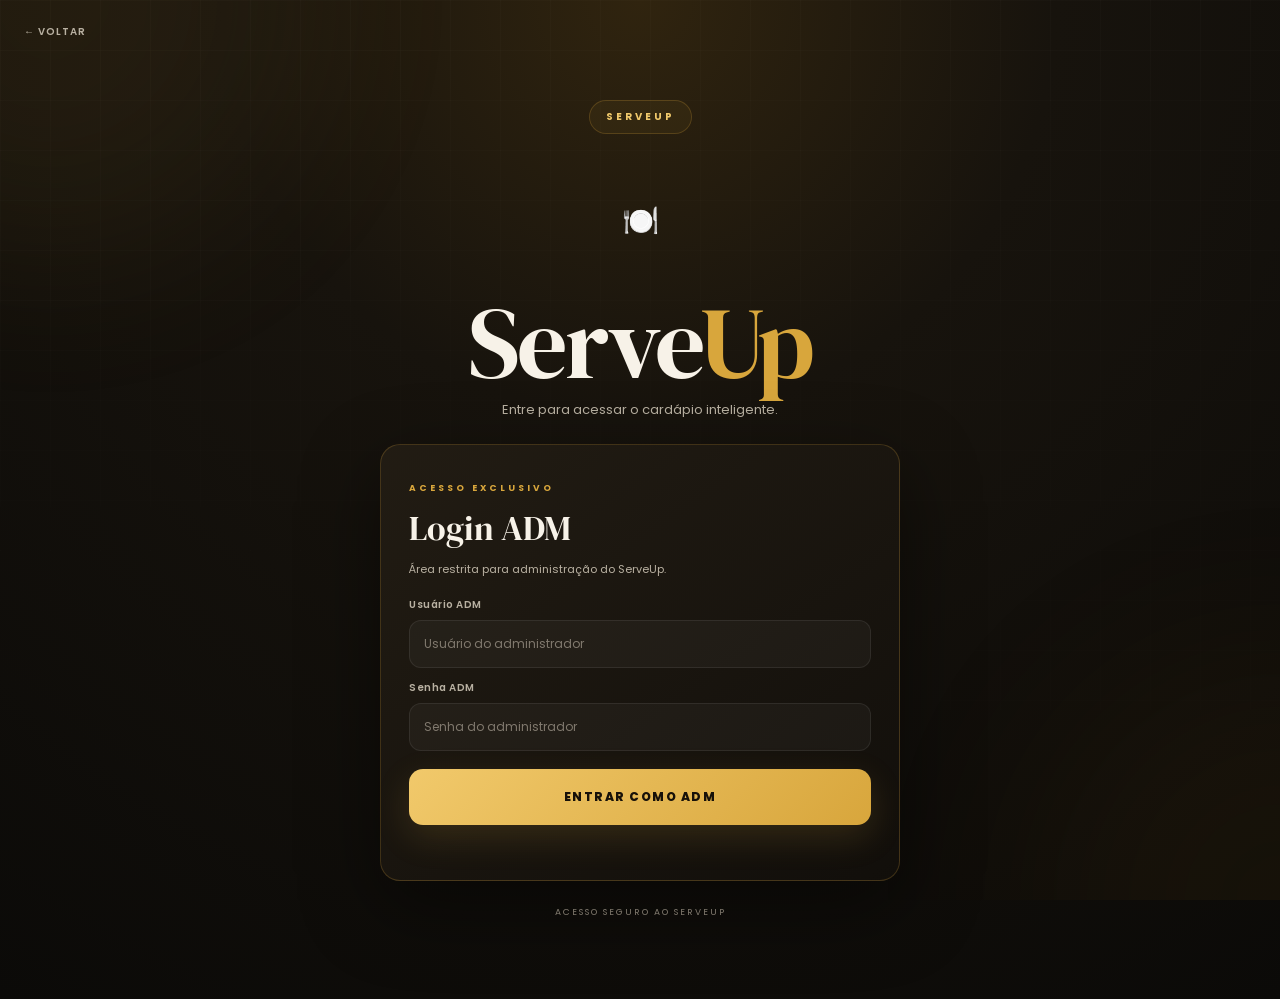
<file: login.html>
<!DOCTYPE html>
<html lang="pt-BR">
<head>
<meta charset="UTF-8">
<meta name="viewport" content="width=device-width, initial-scale=1.0">
<meta name="description" content="ServeUp — Cardápio inteligente baseado no seu humor.">
<title>ServeUp — Login ADM</title>
<link rel="preconnect" href="https://fonts.googleapis.com">
<link rel="preconnect" href="https://fonts.gstatic.com" crossorigin>
<link href="https://fonts.googleapis.com/css2?family=DM+Serif+Display&family=Poppins:wght@300;400;500;600;700&display=swap" rel="stylesheet">
<link rel="stylesheet" href="../css/style.css">
</head>
<body data-page="login">

<div class="background">
  <div class="background-glow background-glow-1"></div>
  <div class="background-glow background-glow-2"></div>
</div>

<section class="screen active" id="telaLogin">
<div class="login-container">
<div class="login-header">
<span class="home-badge">SERVEUP</span>
<div class="home-logo login-logo">🍽️</div>
<h1 class="home-title login-title">Serve<span>Up</span></h1>
<p class="login-subtitle">Entre para acessar o cardápio inteligente.</p>
</div>
<div class="login-grid login-grid-adm">
<form class="login-card login-card-adm" id="formLoginAdm">
<span class="section-kicker">ACESSO EXCLUSIVO</span>
<h2>Login ADM</h2>
<p class="login-card-description">Área restrita para administração do ServeUp.</p>
<label class="login-label" for="admUsuario">Usuário ADM</label>
<input autocomplete="username" class="login-input" id="admUsuario" placeholder="Usuário do administrador" required="" type="text"/>
<label class="login-label" for="admSenha">Senha ADM</label>
<input autocomplete="current-password" class="login-input" id="admSenha" placeholder="Senha do administrador" required="" type="password"/>
<button class="btn-principal login-adm-button" type="submit">
                        ENTRAR COMO ADM
                    </button>
<p class="login-erro" id="admErro" role="alert"></p>
</form>
</div>
<button class="btn-top-left" id="btnVoltarLogin" type="button">← VOLTAR</button>
<p class="home-footer">ACESSO SEGURO AO SERVEUP</p>
</div>
</section>
<script src="../js/data.js" defer></script>
<script src="../js/auth.js" defer></script>
<script src="../js/recomendacoes.js" defer></script>
<script src="../js/administrador.js" defer></script>
<script src="../js/cardapio.js" defer></script>
<script src="../js/carrinho.js" defer></script>
<script src="../js/pedidos.js" defer></script>
<script src="../js/jogos.js" defer></script>
<script src="../js/app.js" defer></script>
</body>
</html>
</file>
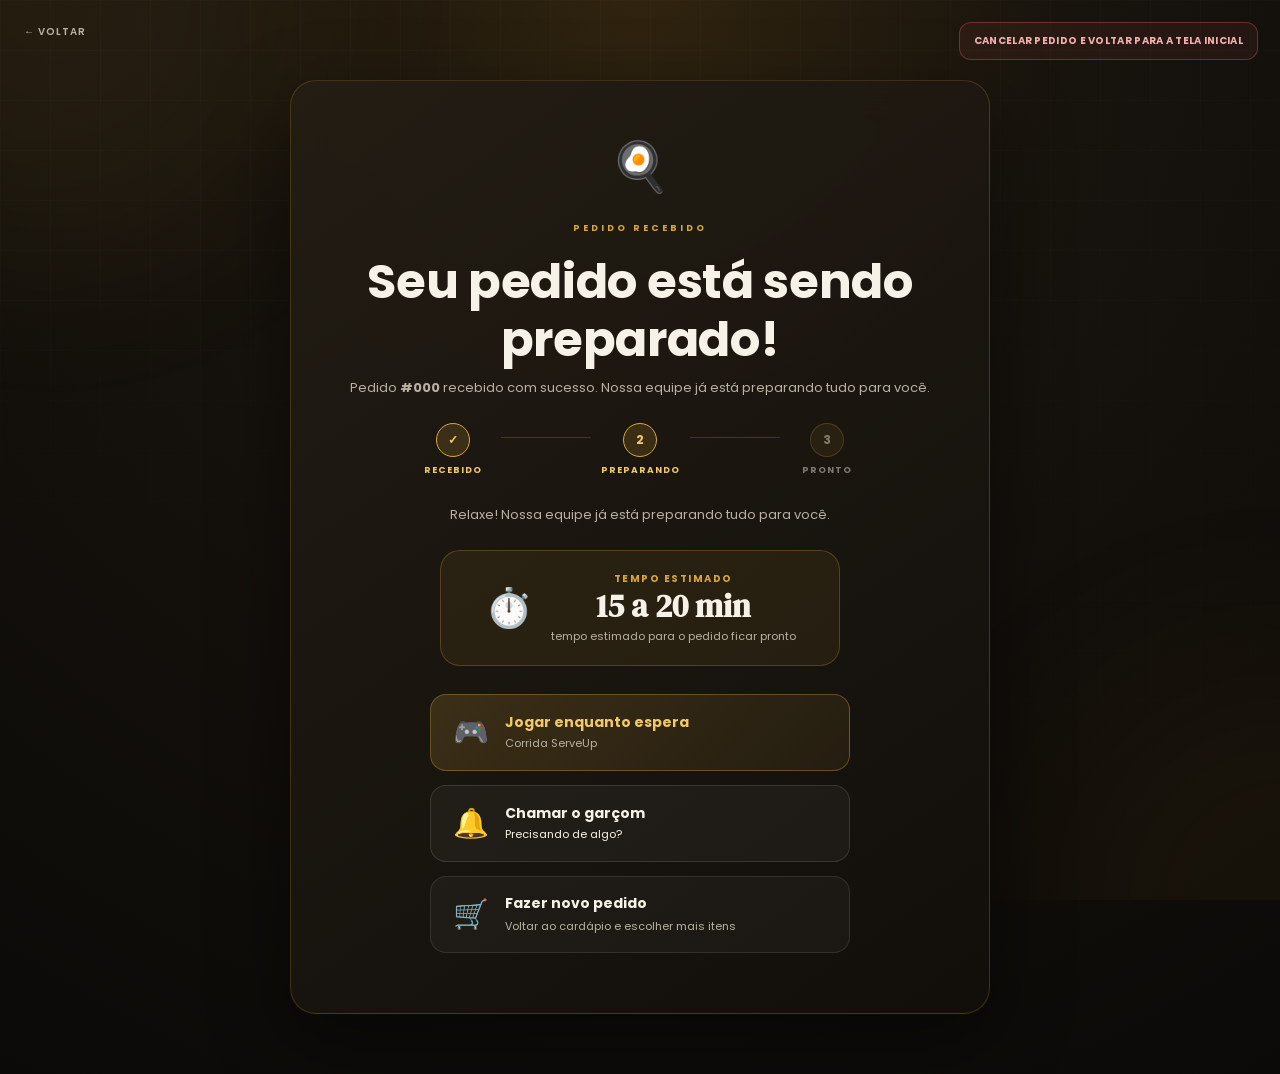
<file: pedido-preparo.html>
<!DOCTYPE html>
<html lang="pt-BR">
<head>
<meta charset="UTF-8">
<meta name="viewport" content="width=device-width, initial-scale=1.0">
<meta name="description" content="ServeUp — Cardápio inteligente baseado no seu humor.">
<title>ServeUp — Pedido em Preparo</title>
<link rel="preconnect" href="https://fonts.googleapis.com">
<link rel="preconnect" href="https://fonts.gstatic.com" crossorigin>
<link href="https://fonts.googleapis.com/css2?family=DM+Serif+Display&family=Poppins:wght@300;400;500;600;700&display=swap" rel="stylesheet">
<link rel="stylesheet" href="../css/style.css">
</head>
<body data-page="pedido-preparo">

<div class="background">
  <div class="background-glow background-glow-1"></div>
  <div class="background-glow background-glow-2"></div>
</div>

<section class="screen active" id="telaPedidoPreparo">
<button class="btn-top-left" id="btnVoltarPreparo" type="button">← VOLTAR</button>
<button class="btn-cancelar-pedido" id="btnCancelarPedido" type="button">CANCELAR PEDIDO E VOLTAR PARA A TELA INICIAL</button>
<div class="card pedido-preparo-card">
<div class="pedido-preparo-icone">🍳</div>
<span class="section-kicker">PEDIDO RECEBIDO</span>
<h2 class="preparo-titulo">Seu pedido está sendo preparado!</h2>
<p class="section-description preparo-subtitulo">Pedido <strong id="numeroPedidoPreparo">#000</strong> recebido com sucesso. Nossa equipe já está preparando tudo para você.</p>
<div class="status-pedido-preparo" aria-label="Status do pedido">
  <div class="status-preparo-etapa ativa">
    <span class="status-preparo-bolinha">✓</span>
    <span>Recebido</span>
  </div>
  <div class="status-preparo-linha"></div>
  <div class="status-preparo-etapa ativa">
    <span class="status-preparo-bolinha">2</span>
    <span>Preparando</span>
  </div>
  <div class="status-preparo-linha"></div>
  <div class="status-preparo-etapa">
    <span class="status-preparo-bolinha">3</span>
    <span>Pronto</span>
  </div>
</div>
<p class="section-description preparo-subtitulo">Relaxe! Nossa equipe já está preparando tudo para você.</p>
<!-- ESTIMATIVA DE TEMPO -->
<div class="estimativa-preparo">
<div class="estimativa-icone">⏱️</div>
<div class="estimativa-info">
<span class="estimativa-label">TEMPO ESTIMADO</span>
<strong class="estimativa-tempo" id="estimativaTempo">15 a 20 min</strong>
<span class="estimativa-sub">tempo estimado para o pedido ficar pronto</span>
</div>
</div>
<!-- BOTÕES DE AÇÃO -->
<div class="preparo-acoes">
<button class="btn-jogar" id="btnAbrirJogos" type="button">
<span class="btn-jogar-icone">🎮</span>
<span class="btn-jogar-texto">
<strong>Jogar enquanto espera</strong>
<small>Corrida ServeUp</small>
</span>
</button>
<button class="btn-chamar-garcom" id="btnChamarGarcom" type="button">
<span class="btn-garcom-icone">🔔</span>
<span class="btn-garcom-texto">
<strong>Chamar o garçom</strong>
<small>Precisando de algo?</small>
</span>
</button>

<button class="btn-novo-pedido" id="btnNovoPedidoPreparo" type="button">
<span class="btn-garcom-icone">🛒</span>
<span class="btn-garcom-texto">
<strong>Fazer novo pedido</strong>
<small>Voltar ao cardápio e escolher mais itens</small>
</span>
</button>
</div>


</div>
</section>
<script src="../js/data.js" defer></script>
<script src="../js/auth.js" defer></script>
<script src="../js/recomendacoes.js" defer></script>
<script src="../js/administrador.js" defer></script>
<script src="../js/cardapio.js" defer></script>
<script src="../js/carrinho.js" defer></script>
<script src="../js/pedidos.js" defer></script>
<script src="../js/jogos.js" defer></script>
<script src="../js/app.js" defer></script>
</body>
</html>
</file>
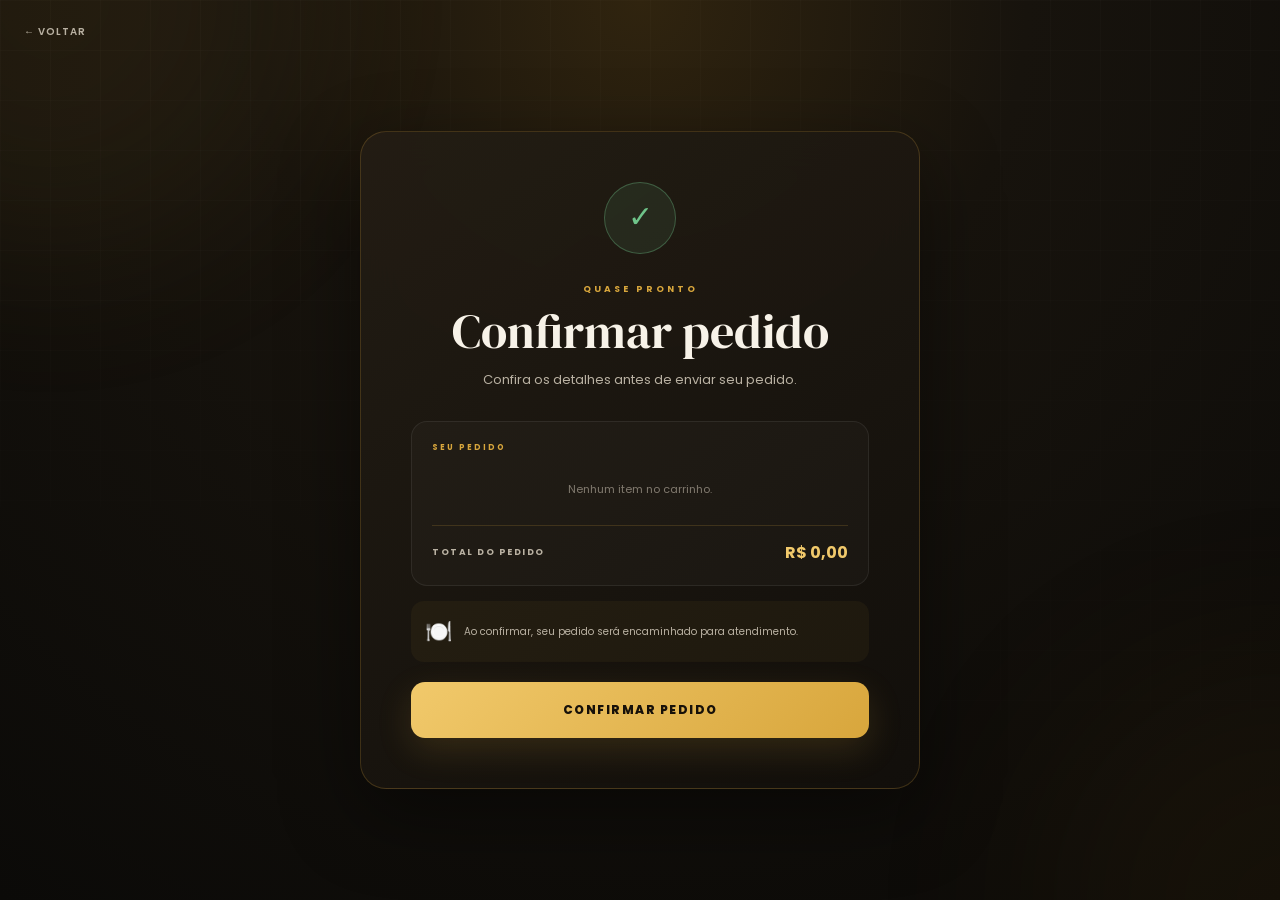
<file: pedido.html>
<!DOCTYPE html>
<html lang="pt-BR">
<head>
<meta charset="UTF-8">
<meta name="viewport" content="width=device-width, initial-scale=1.0">
<meta name="description" content="ServeUp — Cardápio inteligente baseado no seu humor.">
<title>ServeUp — Confirmar Pedido</title>
<link rel="preconnect" href="https://fonts.googleapis.com">
<link rel="preconnect" href="https://fonts.gstatic.com" crossorigin>
<link href="https://fonts.googleapis.com/css2?family=DM+Serif+Display&family=Poppins:wght@300;400;500;600;700&display=swap" rel="stylesheet">
<link rel="stylesheet" href="../css/style.css">
</head>
<body data-page="pedido">

<div class="background">
  <div class="background-glow background-glow-1"></div>
  <div class="background-glow background-glow-2"></div>
</div>

<section class="screen active" id="telaPedido">
<button class="btn-top-left" id="btnVoltarConfirmacao" type="button">
            ← VOLTAR
        </button>
<div class="card pedido-card">
<div class="pedido-icone">
                ✓
            </div>
<span class="section-kicker">
                QUASE PRONTO
            </span>
<h2>
                Confirmar pedido
            </h2>
<p class="section-description">

                Confira os detalhes antes de
                enviar seu pedido.

            </p>
<div class="pedido-resumo">
<div class="pedido-resumo-label">
                    SEU PEDIDO
                </div>
<div class="pedido-resumo-itens" id="pedidoResumoItens">
<!-- Preenchido pelo JavaScript com todos os itens do carrinho -->
</div>
<div class="pedido-resumo-total">
<span>TOTAL DO PEDIDO</span>
<strong id="precoPedido">R$ 0,00</strong>
</div>
</div>
<div class="pedido-aviso">
<span>
                    🍽️
                </span>
<p>
                    Ao confirmar, seu pedido será
                    encaminhado para atendimento.
                </p>
</div>
<button class="btn-principal" id="btnGarcom" type="button">

                CONFIRMAR PEDIDO

            </button>
</div>
</section>
<script src="../js/data.js" defer></script>
<script src="../js/auth.js" defer></script>
<script src="../js/recomendacoes.js" defer></script>
<script src="../js/administrador.js" defer></script>
<script src="../js/cardapio.js" defer></script>
<script src="../js/carrinho.js" defer></script>
<script src="../js/pedidos.js" defer></script>
<script src="../js/jogos.js" defer></script>
<script src="../js/app.js" defer></script>
</body>
</html>
</file>
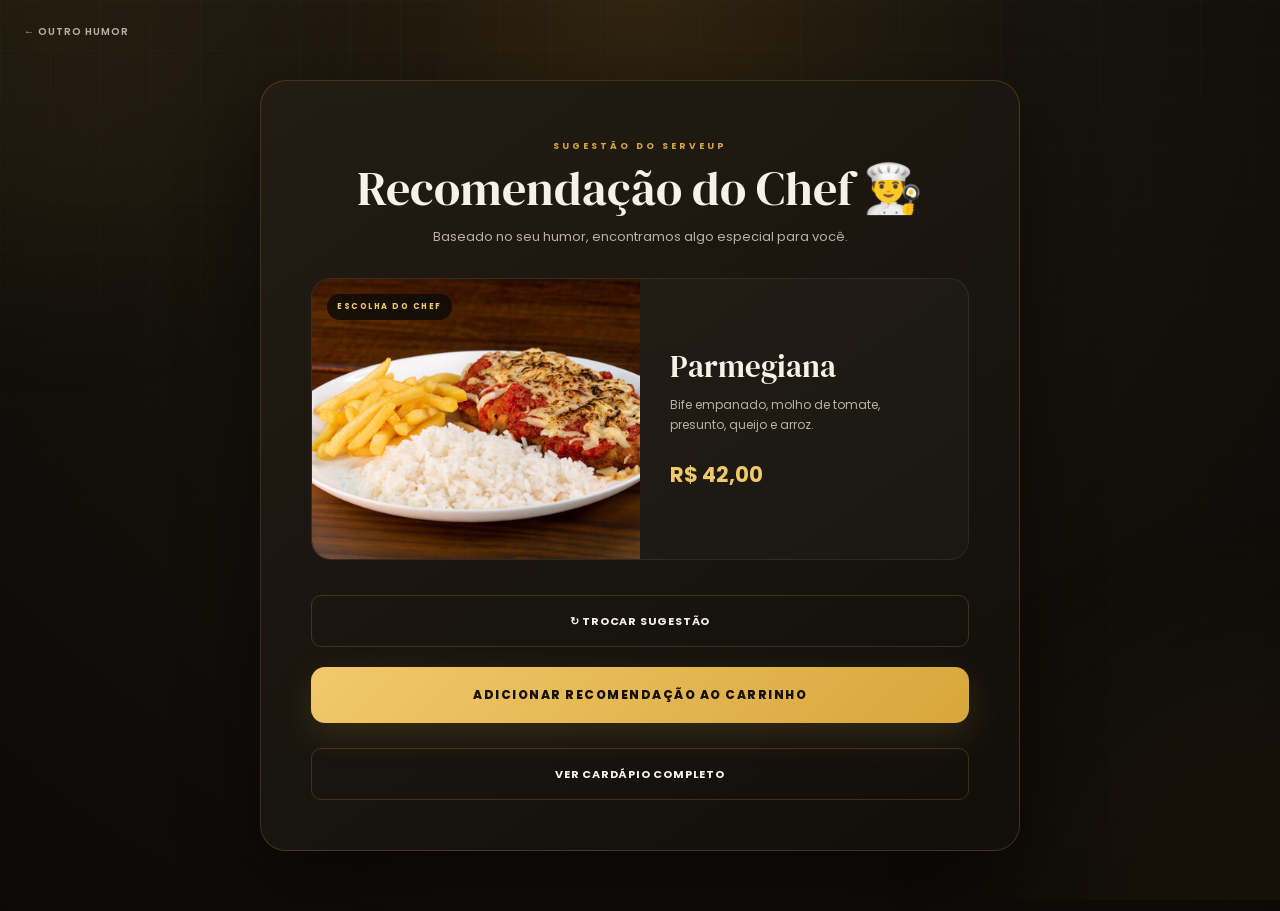
<file: recomendacao.html>
<!DOCTYPE html>
<html lang="pt-BR">
<head>
<meta charset="UTF-8">
<meta name="viewport" content="width=device-width, initial-scale=1.0">
<meta name="description" content="ServeUp — Cardápio inteligente baseado no seu humor.">
<title>ServeUp — Recomendação</title>
<link rel="preconnect" href="https://fonts.googleapis.com">
<link rel="preconnect" href="https://fonts.gstatic.com" crossorigin>
<link href="https://fonts.googleapis.com/css2?family=DM+Serif+Display&family=Poppins:wght@300;400;500;600;700&display=swap" rel="stylesheet">
<link rel="stylesheet" href="../css/style.css">
</head>
<body data-page="recomendacao">

<div class="background">
  <div class="background-glow background-glow-1"></div>
  <div class="background-glow background-glow-2"></div>
</div>

<section class="screen active" id="telaRecomendacao">
<button class="btn-top-left" id="btnVoltar" type="button">
            ← OUTRO HUMOR
        </button>
<div class="card recomendacao-card">
<span class="section-kicker">
                SUGESTÃO DO SERVEUP
            </span>
<h2>
                Recomendação do Chef 👨‍🍳
            </h2>
<p class="section-description">

                Baseado no seu humor,
                encontramos algo especial para você.

            </p>
<div class="prato-destaque">
<div class="prato-imagem-container">
<span class="prato-tag" id="tagRecomendacao">
                        ESCOLHA DO CHEF
                    </span>
<img alt="Prato recomendado" id="imgPrato" onerror="this.style.display='none'" src="../imagens/parmegiana.jpg"/>
</div>
<div class="prato-info">
<h3 id="nomePrato">
                        Parmegiana
                    </h3>
<p id="descRecomendacao">

                        Bife empanado, molho de tomate, presunto, queijo e arroz.

                    </p>
<div class="prato-info-footer">
<span class="prato-preco" id="precoPrato">
                            R$ 42,00
                        </span>
</div>
</div>
</div>
<div class="recomendacao-acoes">
<button class="btn-secundario btn-trocar-sugestao" id="btnTrocarSugestao" type="button">↻ TROCAR SUGESTÃO</button>
<button class="btn-principal" id="btnEscolherSugestao" type="button">

                    ADICIONAR RECOMENDAÇÃO AO CARRINHO

                </button>
<button class="btn-secundario" id="btnCardapioCompleto" type="button">

                    VER CARDÁPIO COMPLETO

                </button>
</div>
</div>
</section>
<script src="../js/data.js" defer></script>
<script src="../js/auth.js" defer></script>
<script src="../js/recomendacoes.js" defer></script>
<script src="../js/administrador.js" defer></script>
<script src="../js/cardapio.js" defer></script>
<script src="../js/carrinho.js" defer></script>
<script src="../js/pedidos.js" defer></script>
<script src="../js/jogos.js" defer></script>
<script src="../js/app.js" defer></script>
</body>
</html>
</file>
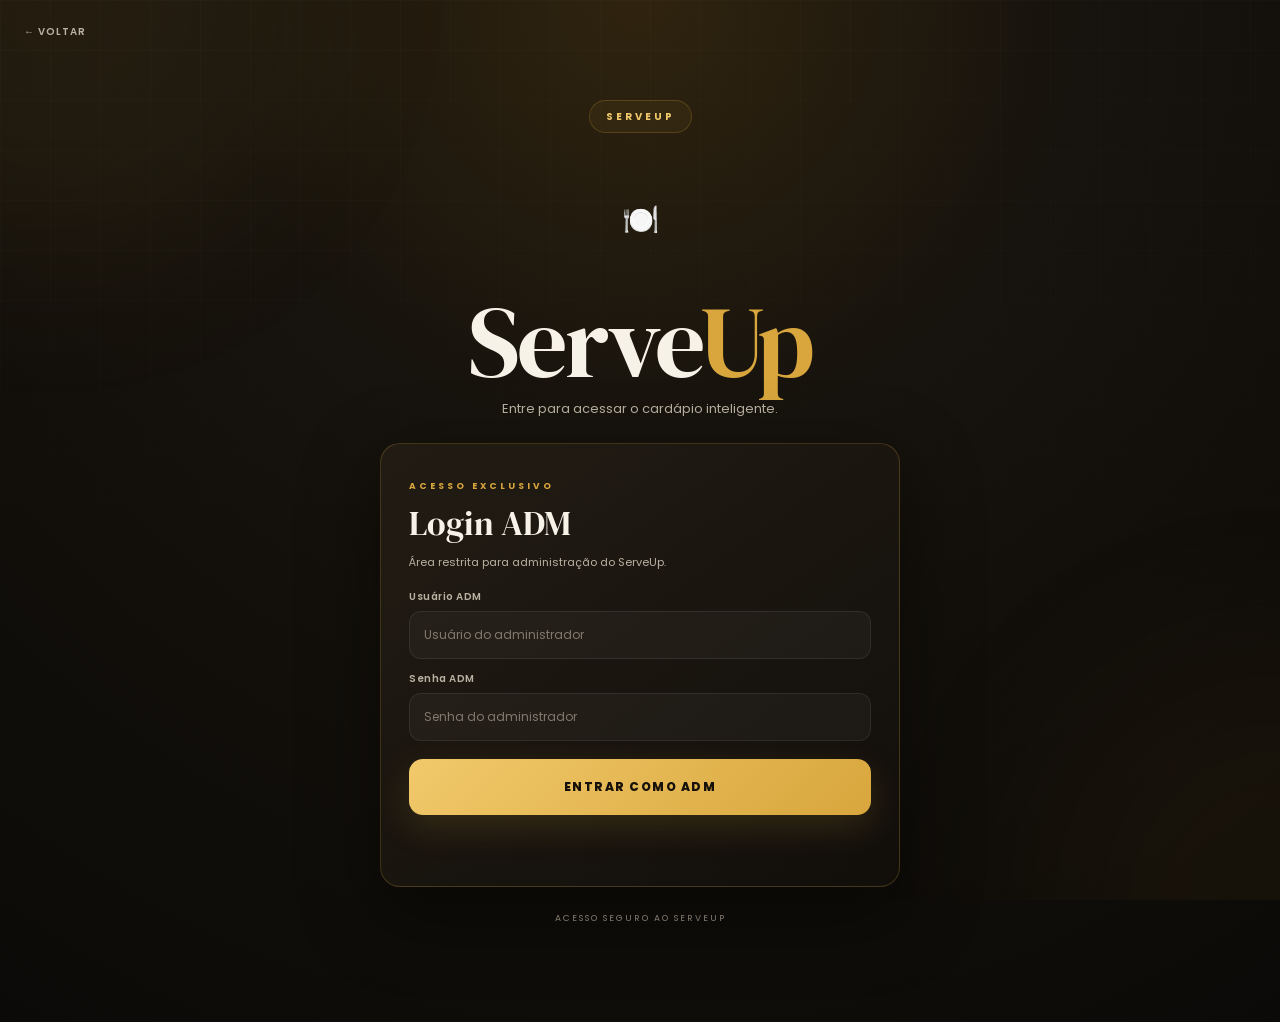
<file: html/administrador.html>
<!DOCTYPE html>
<html lang="pt-BR">
<head>
<meta charset="UTF-8">
<meta name="viewport" content="width=device-width, initial-scale=1.0">
<title>ServeUp — Administrador</title>
<link rel="preconnect" href="https://fonts.googleapis.com">
<link rel="preconnect" href="https://fonts.gstatic.com" crossorigin>
<link href="https://fonts.googleapis.com/css2?family=DM+Serif+Display&family=Poppins:wght@300;400;500;600;700&display=swap" rel="stylesheet">


<link href="https://cdn.jsdelivr.net/npm/bootstrap@5.3.8/dist/css/bootstrap.min.css" rel="stylesheet">
<link rel="stylesheet" href="../css/style.css">
</head>
<body data-page="administrador">

<div class="background">
  <div class="background-glow background-glow-1"></div>
  <div class="background-glow background-glow-2"></div>
</div>

<main class="screen active">
  <div class="card" style="width:min(1100px,100%);">
    <button id="btnVoltarAdminCardapio" class="btn-top-left" type="button">← CARDÁPIO</button>
    <span class="section-kicker">ÁREA DO ADMINISTRADOR</span>
    <h2>Gerenciar ServeUp</h2>
    <p class="section-description">Administre produtos, recomendações e informações do sistema.</p>
    <div class="admin-actions" style="display:flex;flex-wrap:wrap;gap:10px;margin-top:24px;">
      <button id="btnAdminDashboard" class="btn-adm-painel" type="button">📊 PAINEL ADM</button>
      <button id="btnAdminGerenciar" class="btn-adm-painel" type="button">⚙ GERENCIAR</button>
      <button id="btnAdminAdicionar" class="btn-adm-comida" type="button">+ ADICIONAR ITEM</button>
      <button id="btnAdminSair" class="btn-adm-sair" type="button">SAIR</button>
    </div>
  </div>
</main>
<div class="modal-adm hidden" id="modalPainelAdm">
<div class="modal-adm-card painel-adm-card">
<button class="modal-adm-fechar" id="btnFecharPainelAdm" type="button">×</button>
<span class="section-kicker">ÁREA DO ADMINISTRADOR</span>
<h2>Painel do ServeUp</h2>
<p class="modal-adm-subtitulo">Acompanhe os principais dados do sistema.</p>
<div class="painel-adm-status">
<span>● SISTEMA ONLINE</span>
<strong id="painelAdmUsuario">ADM</strong>
</div>
<div class="painel-adm-grid">
<div class="painel-adm-card-info">
<span>🍽️</span>
<small>ITENS NO CARDÁPIO</small>
<strong id="painelTotalProdutos">0</strong>
</div>
<div class="painel-adm-card-info">
<span>📦</span>
<small>PEDIDOS REALIZADOS</small>
<strong id="painelTotalPedidos">0</strong>
</div>
<div class="painel-adm-card-info">
<span>🆕</span>
<small>ITENS ADICIONADOS PELO ADM</small>
<strong id="painelProdutosAdm">0</strong>
</div>
<div class="painel-adm-card-info">
<span>😊</span>
<small>HUMOR MAIS ESCOLHIDO</small>
<strong id="painelHumorMaisEscolhido">Nenhum</strong>
</div>
</div>
<div class="painel-adm-secao">
<div>
<span class="section-kicker">RESUMO</span>
<h3>Informações do sistema</h3>
</div>
<div class="painel-adm-linhas">
<div><span>Pratos</span><strong id="painelPratos">0</strong></div>
<div><span>Bebidas</span><strong id="painelBebidas">0</strong></div>
<div><span>Sobremesas</span><strong id="painelSobremesas">0</strong></div>
</div>
</div>
<button class="btn-principal" id="btnAtualizarPainelAdm" type="button">ATUALIZAR PAINEL</button>
</div>
</div><div class="modal-adm hidden" id="modalGerenciarAdm">
<div class="modal-adm-card painel-gerenciar-card">
<button class="modal-adm-fechar" id="btnFecharGerenciarAdm" type="button">×</button>
<span class="section-kicker">ÁREA DO ADMINISTRADOR</span>
<h2>Gerenciar ServeUp</h2>
<p class="modal-adm-subtitulo">Edite os produtos do cardápio e escolha quais aparecem nas sugestões de cada humor.</p>
<div class="adm-gerenciar-secao">
<span class="section-kicker">CARDÁPIO</span>
<div class="adm-produtos-cabecalho">
<h3>Produtos</h3>
<button id="btnRestaurarPratosCodigo" class="adm-btn-restaurar-produtos" type="button">↻ RESTAURAR PRATOS</button>
</div>
<p class="adm-ajuda">Excluir remove o produto permanentemente do cardápio neste navegador. O botão acima restaura somente os produtos que foram cadastrados diretamente no código.</p>
<div class="adm-gerenciar-lista" id="listaGerenciarProdutos"></div>
<div class="adm-editor-produto hidden" id="editorProdutoAdm">
<span class="section-kicker">EDITANDO PRODUTO</span>
<h3 id="editorProdutoTitulo">Editar produto</h3>
<input id="editorProdutoId" type="hidden"/>
<div class="adm-editor-linha">
<label>Nome
                            <input id="editorProdutoNome" maxlength="60" type="text"/>
</label>
<label>Preço
                            <input id="editorProdutoPreco" min="0.01" step="0.01" type="number"/>
</label>
</div>
<div class="adm-campos-abas" data-tabs="produto-editor">
<div class="adm-campo-abas-botoes" role="tablist" aria-label="Informações do produto">
<button class="adm-campo-aba active" type="button" data-tab-target="editorDescricao">📝 DESCRIÇÃO</button>
<button class="adm-campo-aba" type="button" data-tab-target="editorIngredientes">🥗 INGREDIENTES</button>
</div>
<div class="adm-campo-aba-conteudo active" id="editorDescricao" data-tab-panel>
<label>Descrição
<textarea id="editorProdutoDescricao" maxlength="300" placeholder="Ex.: Bife grelhado acompanhado de arroz." required></textarea>
</label>
</div>
<div class="adm-campo-aba-conteudo" id="editorIngredientes" data-tab-panel>
<label>Ingredientes
<textarea id="editorProdutoIngredientes" maxlength="500" placeholder="Ex.: bife bovino, arroz, cebola e temperos." required></textarea>
</label>
</div>
</div>
<label>Imagem do produto (opcional)
                        <input accept="image/*" id="editorProdutoImagemArquivo" type="file"/>
<small>Você pode escolher uma imagem do seu computador.</small>
</label>
<label>Caminho ou URL da imagem
                        <input id="editorProdutoImagem" maxlength="500" placeholder="imagens/produto.jpg ou https://..." type="text"/>
</label>
<div class="adm-editor-acoes">
<button class="btn-principal" id="btnConfirmarAlteracaoProduto" type="button">✓ CONFIRMAR ALTERAÇÃO</button>
<button class="adm-btn-cancelar" id="btnCancelarAlteracaoProduto" type="button">CANCELAR</button>
</div>
</div>
</div>
<div class="adm-gerenciar-secao">
<span class="section-kicker">RECOMENDAÇÕES</span>
<h3>Produtos sugeridos por humor</h3>
<p class="adm-ajuda">Escolha os dois produtos que serão mostrados para cada humor. As alterações ficam salvas neste navegador.</p>
<div class="adm-recomendacoes-lista" id="listaRecomendacoesAdm"></div>
</div>
</div>
</div><div class="modal-adm hidden" id="modalAdicionarComida">
<div class="modal-adm-card">
<button class="modal-adm-fechar" id="btnFecharAdicionarComida" type="button">×</button>
<span class="section-kicker">ÁREA DO ADMINISTRADOR</span>
<h2>Adicionar comida</h2>
<p class="modal-adm-subtitulo">Cadastre um novo item no cardápio.</p>
<form class="form-adm-comida" id="formAdicionarComida">
<label>
                    Nome da comida
                    <input id="novaComidaNome" maxlength="60" placeholder="Ex.: Hambúrguer Artesanal" required="" type="text"/>
</label>
<label>
                    Preço
                    <input id="novaComidaPreco" min="0.01" placeholder="25.90" required="" step="0.01" type="number"/>
</label>
<div class="adm-campos-abas" data-tabs="produto-novo">
<div class="adm-campo-abas-botoes" role="tablist" aria-label="Informações do novo produto">
<button class="adm-campo-aba active" type="button" data-tab-target="novaDescricao">📝 DESCRIÇÃO</button>
<button class="adm-campo-aba" type="button" data-tab-target="novaIngredientes">🥗 INGREDIENTES</button>
</div>
<div class="adm-campo-aba-conteudo active" id="novaDescricao" data-tab-panel>
<label>Descrição
<textarea id="novaComidaDescricao" maxlength="180" placeholder="Ex.: Prato servido com molho caseiro." required></textarea>
</label>
</div>
<div class="adm-campo-aba-conteudo" id="novaIngredientes" data-tab-panel>
<label>Ingredientes
<textarea id="novaComidaIngredientes" maxlength="500" placeholder="Ex.: carne, molho, arroz e temperos." required></textarea>
</label>
</div>
</div>
<label>
                    Categoria
                    <select id="novaComidaCategoria" required="">
<option value="pratos">Pratos</option>
<option value="bebidas">Bebidas</option>
<option value="sobremesas">Sobremesas</option>
</select>
</label>
<label>
                    Imagem do produto (opcional)
                    <input accept="image/*" id="novaComidaImagemArquivo" type="file"/>
<small>Você pode escolher uma imagem do seu computador.</small>
</label>

<p class="erro-adm-comida" id="erroAdicionarComida"></p>
<button class="btn-principal" type="submit">ADICIONAR AO CARDÁPIO</button>
</form>
</div>
</div>
<script src="../js/data.js" defer></script>
<script src="../js/auth.js" defer></script>
<script src="../js/recomendacoes.js" defer></script>
<script src="../js/administrador.js" defer></script>
<script src="../js/cardapio.js" defer></script>
<script src="../js/carrinho.js" defer></script>
<script src="../js/pedidos.js" defer></script>
<script src="../js/jogos.js" defer></script>
<script src="../js/app.js" defer></script>
</body>
</html>
</file>
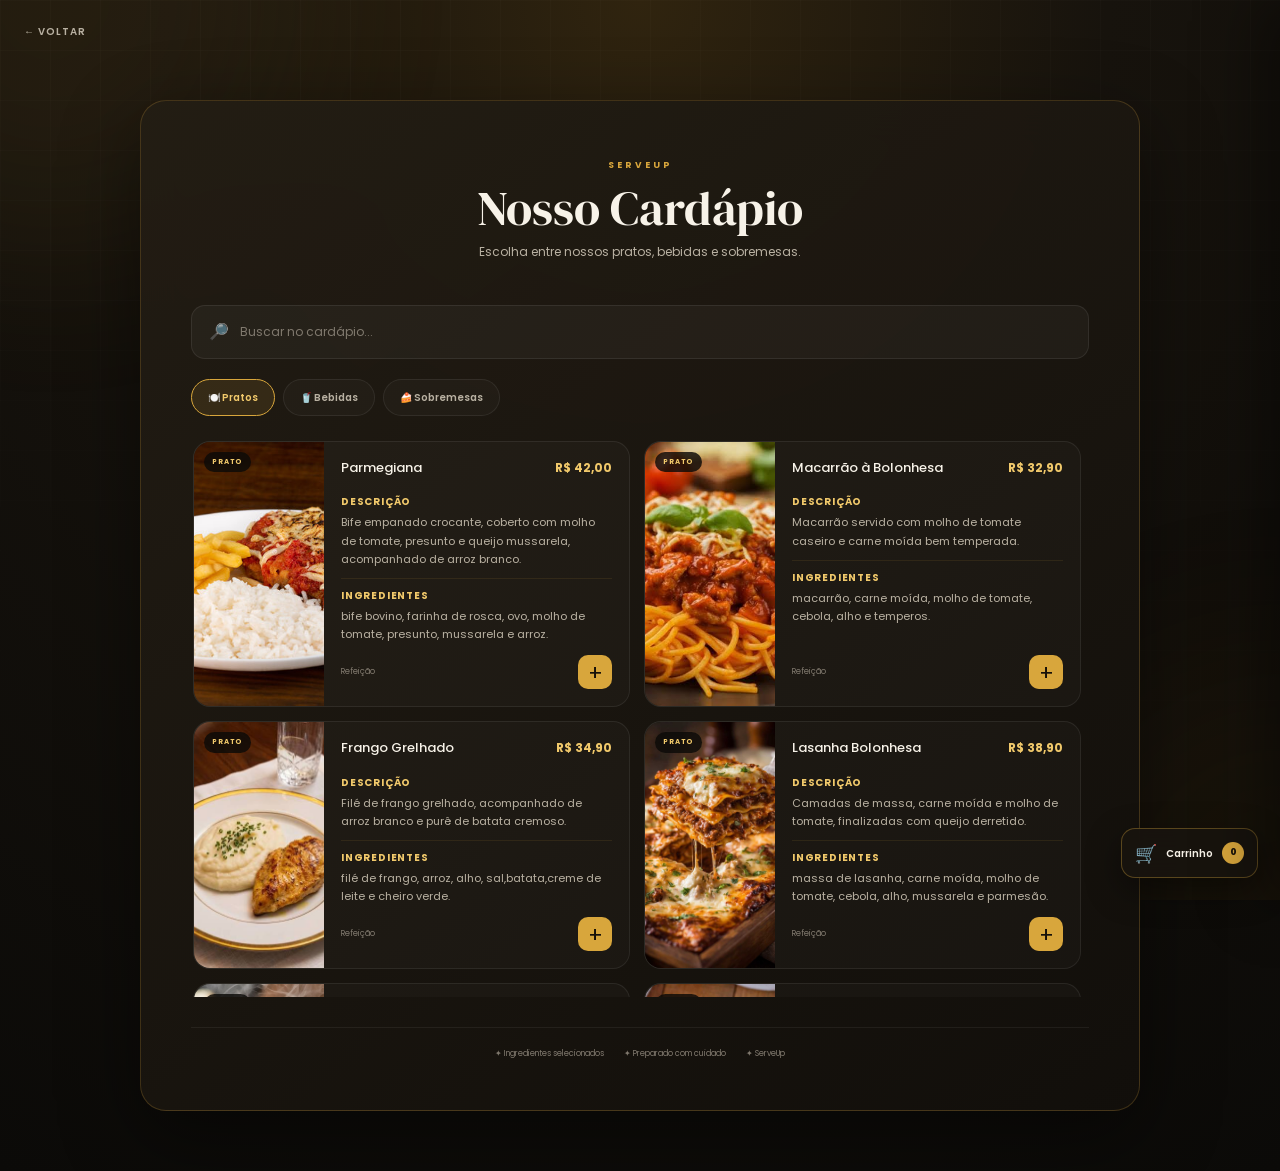
<file: html/cardapio.html>
<!DOCTYPE html>
<html lang="pt-BR">
<head>
<meta charset="UTF-8">
<meta name="viewport" content="width=device-width, initial-scale=1.0">
<meta name="description" content="ServeUp — Cardápio inteligente baseado no seu humor.">
<title>ServeUp — Cardápio</title>
<link rel="preconnect" href="https://fonts.googleapis.com">
<link rel="preconnect" href="https://fonts.gstatic.com" crossorigin>
<link href="https://fonts.googleapis.com/css2?family=DM+Serif+Display&family=Poppins:wght@300;400;500;600;700&display=swap" rel="stylesheet">


<link href="https://cdn.jsdelivr.net/npm/bootstrap@5.3.8/dist/css/bootstrap.min.css" rel="stylesheet">
<link rel="stylesheet" href="../css/style.css">
</head>
<body data-page="cardapio">

<div class="background">
  <div class="background-glow background-glow-1"></div>
  <div class="background-glow background-glow-2"></div>
</div>


<div id="carrinhoOverlay" class="carrinho-overlay"></div>
<aside id="carrinhoLateral" class="carrinho-lateral" aria-label="Carrinho de compras">
  <div class="carrinho-header"><div><span class="carrinho-label">SEU PEDIDO</span><h3>Carrinho 🛒</h3></div><button id="btnFecharCarrinho" class="btn-fechar-carrinho" type="button" aria-label="Fechar carrinho">×</button></div>
  <div id="carrinhoItens" class="carrinho-itens"></div>
  <div class="carrinho-footer"><div class="carrinho-total-linha"><span>Total</span><strong id="carrinhoTotal">R$ 0,00</strong></div><button id="btnFinalizarCarrinho" class="btn-finalizar-carrinho" type="button">FINALIZAR PEDIDO</button></div>
</aside>
<button id="btnAbrirCarrinho" class="btn-abrir-carrinho" type="button" aria-label="Abrir carrinho"><span class="carrinho-icone">🛒</span><span class="carrinho-btn-texto">Carrinho</span><span id="contadorCarrinho" class="contador-carrinho">0</span></button>
<section class="screen active cardapio-screen" id="telaCardapio">
<button class="btn-top-left" id="btnVoltarCardapio" type="button">
        ← VOLTAR
    </button>
<div class="card cardapio-container">
<!-- BARRA DO ADMINISTRADOR -->
<div class="admin-toolbar hidden" id="adminActions">
<div class="admin-toolbar-top">
<span class="admin-status" id="adminStatus"><i class="admin-status-dot"></i>ADM conectado</span>
<img alt="ServeUp" class="img-fluid admin-toolbar-logo" src="../imagens/serveup-logo.png"/>
<button class="btn-adm-sair" id="btnSairAdm" type="button">SAIR</button>
</div>
<div class="admin-toolbar-center">
<button class="btn-adm-painel" id="btnPainelAdm" type="button">📊 PAINEL ADM</button>
<button class="btn-adm-painel" id="btnGerenciarAdm" type="button">⚙ GERENCIAR</button>
<button class="btn-adm-comida" id="btnAdicionarComida" type="button">+ ADICIONAR ITEM</button>
</div>
</div>
<!-- CABEÇALHO -->
<header class="cardapio-header">
<span class="section-kicker">
                    SERVEUP
                </span>
<h2>
                    Nosso Cardápio
                </h2>
<p class="cardapio-subtitulo">

                    Escolha entre nossos pratos,
                    bebidas e sobremesas.

                </p>
</header>
<!-- PESQUISA -->
<div class="busca-container">
<span class="busca-icone">
                    🔎
                </span>
<input autocomplete="off" id="campoBusca" placeholder="Buscar no cardápio..." type="search"/>
<button aria-label="Limpar busca" class="btn-limpar-busca" id="btnLimparBusca" type="button">
                    ×
                </button>
</div>
<!-- CATEGORIAS -->
<div class="cardapio-abas" role="tablist">
<button class="aba-btn active" data-categoria="pratos" type="button">
                    🍽️ Pratos
                </button>
<button class="aba-btn" data-categoria="bebidas" type="button">
                    🥤 Bebidas
                </button>
<button class="aba-btn" data-categoria="sobremesas" type="button">
                    🍰 Sobremesas
                </button>
</div>
<!-- LISTA DE PRODUTOS -->
<div class="cardapio-lista" id="cardapioLista">
<!-- CARDÁPIO ATUALIZADO -->
<article class="cardapio-item cat-pratos" data-descricao="Bife empanado, molho de tomate, presunto, queijo e arroz." data-nome="Parmegiana" data-preco="42.00" data-produto-id="parmegiana">
<div class="produto-imagem"><img class="img-fluid" alt="Parmegiana" loading="lazy" src="../imagens/parmegiana.jpg"/><span class="produto-tag">PRATO</span></div>
<div class="item-conteudo"><div class="item-topo"><h4>Parmegiana</h4><span class="item-preco">R$ 42,00</span></div>
<div class="item-descricao-bloco"><span class="item-descricao-titulo">Descrição</span><p class="item-descricao">Bife empanado crocante, coberto com molho de tomate, presunto e queijo mussarela, acompanhado de arroz branco.</p></div><div class="item-ingredientes-bloco"><span class="item-ingredientes-titulo">Ingredientes</span><p class="item-ingredientes">bife bovino, farinha de rosca, ovo, molho de tomate, presunto, mussarela e arroz.</p></div><div class="item-footer"><span class="item-detalhe">Refeição</span><button class="btn-adicionar-carrinho" data-produto-id="parmegiana" type="button">+</button></div></div>
</article>
<article class="cardapio-item cat-pratos" data-descricao="Macarrão, molho de tomate e carne moída." data-nome="Macarrão à Bolonhesa" data-preco="32.90" data-produto-id="macarrao-bolonhesa">
<div class="produto-imagem"><img class="img-fluid" alt="Macarrão à Bolonhesa" loading="lazy" src="../imagens/macarrao.jpg"/><span class="produto-tag">PRATO</span></div>
<div class="item-conteudo"><div class="item-topo"><h4>Macarrão à Bolonhesa</h4><span class="item-preco">R$ 32,90</span></div>
<div class="item-descricao-bloco"><span class="item-descricao-titulo">Descrição</span><p class="item-descricao">Macarrão servido com molho de tomate caseiro e carne moída bem temperada.</p></div><div class="item-ingredientes-bloco"><span class="item-ingredientes-titulo">Ingredientes</span><p class="item-ingredientes">macarrão, carne moída, molho de tomate, cebola, alho e temperos.</p></div><div class="item-footer"><span class="item-detalhe">Refeição</span><button class="btn-adicionar-carrinho" data-produto-id="macarrao-bolonhesa" type="button">+</button></div></div>
</article>
<article class="cardapio-item cat-pratos" data-descricao="Filé de frango grelhado e arroz." data-nome="Frango Grelhado" data-preco="34.90" data-produto-id="frango-grelhado">
<div class="produto-imagem"><img class="img-fluid" alt="Frango Grelhado" loading="lazy" src="../imagens/frango grelhado.jpg"/><span class="produto-tag">PRATO</span></div>
<div class="item-conteudo"><div class="item-topo"><h4>Frango Grelhado</h4><span class="item-preco">R$ 34,90</span></div>
<div class="item-descricao-bloco"><span class="item-descricao-titulo">Descrição</span><p class="item-descricao">Filé de frango grelhado, acompanhado de arroz branco e purê de batata cremoso.</p></div><div class="item-ingredientes-bloco"><span class="item-ingredientes-titulo">Ingredientes</span><p class="item-ingredientes">filé de frango, arroz, alho, sal,batata,creme de leite e cheiro verde.</p></div><div class="item-footer"><span class="item-detalhe">Refeição</span><button class="btn-adicionar-carrinho" data-produto-id="frango-grelhado" type="button">+</button></div></div>
</article>
<article class="cardapio-item cat-pratos" data-descricao="Massa de lasanha, carne moída, molho de tomate e queijo." data-nome="Lasanha Bolonhesa" data-preco="38.90" data-produto-id="lasanha-bolonhesa">
<div class="produto-imagem"><img class="img-fluid" alt="Lasanha Bolonhesa" loading="lazy" src="../imagens/lasanha.jpg"/><span class="produto-tag">PRATO</span></div>
<div class="item-conteudo"><div class="item-topo"><h4>Lasanha Bolonhesa</h4><span class="item-preco">R$ 38,90</span></div>
<div class="item-descricao-bloco"><span class="item-descricao-titulo">Descrição</span><p class="item-descricao">Camadas de massa, carne moída e molho de tomate, finalizadas com queijo derretido.</p></div><div class="item-ingredientes-bloco"><span class="item-ingredientes-titulo">Ingredientes</span><p class="item-ingredientes">massa de lasanha, carne moída, molho de tomate, cebola, alho, mussarela e parmesão.</p></div><div class="item-footer"><span class="item-detalhe">Refeição</span><button class="btn-adicionar-carrinho" data-produto-id="lasanha-bolonhesa" type="button">+</button></div></div>
</article>
<article class="cardapio-item cat-pratos" data-descricao="Bife grelhado e cebola." data-nome="Bife Acebolado" data-preco="39.90" data-produto-id="bife-acebolado">
<div class="produto-imagem"><img class="img-fluid" alt="Bife Acebolado" loading="lazy" src="../imagens/bife.png"/><span class="produto-tag">PRATO</span></div>
<div class="item-conteudo"><div class="item-topo"><h4>Bife Acebolado</h4><span class="item-preco">R$ 39,90</span></div>
<div class="item-descricao-bloco"><span class="item-descricao-titulo">Descrição</span><p class="item-descricao">Bife grelhado acompanhado de cebolas douradas e bem temperadas.</p></div><div class="item-ingredientes-bloco"><span class="item-ingredientes-titulo">Ingredientes</span><p class="item-ingredientes">bife bovino, cebola, alho, sal grosso e azeite.</p></div><div class="item-footer"><span class="item-detalhe">Refeição</span><button class="btn-adicionar-carrinho" data-produto-id="bife-acebolado" type="button">+</button></div></div>
</article>
<article class="cardapio-item cat-pratos" data-descricao="Filé de frango empanado e arroz." data-nome="Frango Empanado" data-preco="36.90" data-produto-id="frango-empanado">
<div class="produto-imagem"><img class="img-fluid" alt="Frango Empanado" loading="lazy" src="../imagens/frango.jpg"/><span class="produto-tag">PRATO</span></div>
<div class="item-conteudo"><div class="item-topo"><h4>Frango Empanado</h4><span class="item-preco">R$ 36,90</span></div>
<div class="item-descricao-bloco"><span class="item-descricao-titulo">Descrição</span><p class="item-descricao">Filé de frango empanado e crocante, acompanhado de arroz branco.</p></div><div class="item-ingredientes-bloco"><span class="item-ingredientes-titulo">Ingredientes</span><p class="item-ingredientes">filé de frango, farinha de trigo, ovo, farinha de rosca, arroz, alho e sal.</p></div><div class="item-footer"><span class="item-detalhe">Refeição</span><button class="btn-adicionar-carrinho" data-produto-id="frango-empanado" type="button">+</button></div></div>
</article>
<article class="cardapio-item cat-bebidas" data-descricao="Refrigerante de cola sem açúcar, servido bem gelado." data-nome="Coca-Cola Zero Lata" data-preco="6.50" data-produto-id="coca-zero-lata">
<div class="produto-imagem"><img class="img-fluid" alt="Coca-Cola Zero Lata" loading="lazy" src="../imagens/coca.jpg"/><span class="produto-tag">BEBIDA</span></div>
<div class="item-conteudo"><div class="item-topo"><h4>Coca-Cola Zero Lata</h4><span class="item-preco">R$ 6,50</span></div>
</article>
<article class="cardapio-item cat-bebidas" data-descricao="Refrigerante sabor laranja, servido bem gelado." data-nome="Fanta Laranja Lata" data-preco="6.50" data-produto-id="fanta-laranja-lata">
<div class="produto-imagem"><img class="img-fluid" alt="Fanta Laranja Lata" loading="lazy" src="../imagens/fanta.jpg"/><span class="produto-tag">BEBIDA</span></div>
<div class="item-conteudo"><div class="item-topo"><h4>Fanta Laranja Lata</h4><span class="item-preco">R$ 6,50</span></div>
<p class="item-descricao"></p><div class="item-footer"><span class="item-detalhe">Bebida gelada</span><button class="btn-adicionar-carrinho" data-produto-id="fanta-laranja-lata" type="button">+</button></div></div>
</article>
<article class="cardapio-item cat-bebidas" data-descricao="Refrigerante sabor uva, servido bem gelado." data-nome="Fanta Uva Lata" data-preco="6.50" data-produto-id="fanta-uva-lata">
<div class="produto-imagem"><img class="img-fluid" alt="Fanta Uva Lata" loading="lazy" src="../imagens/fanta uva.jpg"/><span class="produto-tag">BEBIDA</span></div>
<div class="item-conteudo"><div class="item-topo"><h4>Fanta Uva Lata</h4><span class="item-preco">R$ 6,50</span></div>
<p class="item-descricao"></p><div class="item-footer"><span class="item-detalhe">Bebida gelada</span><button class="btn-adicionar-carrinho" data-produto-id="fanta-uva-lata" type="button">+</button></div></div>
</article>
<article class="cardapio-item cat-bebidas" data-descricao="Água mineral servida gelada." data-nome="Água" data-preco="4.00" data-produto-id="agua">
<div class="produto-imagem"><img class="img-fluid" alt="Água" loading="lazy" src="../imagens/agua sem.jpg"/><span class="produto-tag">BEBIDA</span></div>
<div class="item-conteudo"><div class="item-topo"><h4>Água</h4><span class="item-preco">R$ 4,00</span></div>
<p class="item-descricao"></p><div class="item-footer"><span class="item-detalhe">Bebida gelada</span><button class="btn-adicionar-carrinho" data-produto-id="agua" type="button">+</button></div></div>
</article>
<article class="cardapio-item cat-bebidas" data-descricao="Água mineral gaseificada, servida gelada." data-nome="Água com Gás" data-preco="4.50" data-produto-id="agua-com-gas">
<div class="produto-imagem"><img class="img-fluid" alt="Água com Gás" loading="lazy" src="../imagens/agua gas.jpg"/><span class="produto-tag">BEBIDA</span></div>
<div class="item-conteudo"><div class="item-topo"><h4>Água com Gás</h4><span class="item-preco">R$ 4,50</span></div>
<p class="item-descricao"></p><div class="item-footer"><span class="item-detalhe">Bebida gelada</span><button class="btn-adicionar-carrinho" data-produto-id="agua-com-gas" type="button">+</button></div></div>
</article>
<article class="cardapio-item cat-bebidas" data-descricao="Refrigerante de cola em garrafa de 2 litros." data-nome="Coca-Cola 2L" data-preco="13.00" data-produto-id="coca-2l">
<div class="produto-imagem"><img class="img-fluid" alt="Coca-Cola 2L" loading="lazy" src="../imagens/coca garra.jpg"/><span class="produto-tag">BEBIDA</span></div>
<div class="item-conteudo"><div class="item-topo"><h4>Coca-Cola 2L</h4><span class="item-preco">R$ 13,00</span></div>
<p class="item-descricao"></p><div class="item-footer"><span class="item-detalhe">Bebida gelada</span><button class="btn-adicionar-carrinho" data-produto-id="coca-2l" type="button">+</button></div></div>
</article>
<article class="cardapio-item cat-bebidas" data-descricao="Refrigerante sabor limão, leve e refrescante." data-nome="Sprite Lata" data-preco="6.50" data-produto-id="sprite-lata">
<div class="produto-imagem"><img class="img-fluid" alt="Sprite Lata" loading="lazy" src="../imagens/sprite.jpg"/><span class="produto-tag">BEBIDA</span></div>
<div class="item-conteudo"><div class="item-topo"><h4>Sprite Lata</h4><span class="item-preco">R$ 6,50</span></div>
<p class="item-descricao"></p><div class="item-footer"><span class="item-detalhe">Bebida gelada</span><button class="btn-adicionar-carrinho" data-produto-id="sprite-lata" type="button">+</button></div></div>
</article>
<article class="cardapio-item cat-bebidas" data-descricao="Suco de laranja refrescante, servido gelado." data-nome="Jarra de suco de laranja" data-preco="12.00" data-produto-id="suco-laranja-1l">
<div class="produto-imagem"><img class="img-fluid" alt="Jarra de suco de laranja" loading="lazy" src="../imagens/orange.jpg"/><span class="produto-tag">BEBIDA</span></div>
<div class="item-conteudo"><div class="item-topo"><h4>Jarra de suco de laranja</h4><span class="item-preco">R$ 12,00</span></div>
<p class="item-descricao"></p><div class="item-footer"><span class="item-detalhe">Bebida gelada</span><button class="btn-adicionar-carrinho" data-produto-id="suco-laranja-1l" type="button">+</button></div></div>
</article>
<article class="cardapio-item cat-bebidas" data-descricao="Suco de maracujá refrescante, servido gelado." data-nome="Jarra de suco de maracujá" data-preco="12.00" data-produto-id="suco-maracuja-1l">
<div class="produto-imagem"><img class="img-fluid" alt="Jarra de suco de maracujá" loading="lazy" src="../imagens/suco mara.jpg"/><span class="produto-tag">BEBIDA</span></div>
<div class="item-conteudo"><div class="item-topo"><h4>Jarra de suco de maracujá</h4><span class="item-preco">R$ 12,00</span></div>
<p class="item-descricao"></p><div class="item-footer"><span class="item-detalhe">Bebida gelada</span><button class="btn-adicionar-carrinho" data-produto-id="suco-maracuja-1l" type="button">+</button></div></div>
</article>
<article class="cardapio-item cat-bebidas" data-descricao="Suco de limão refrescante, servido gelado." data-nome="Jarra de suco de limão" data-preco="11.00" data-produto-id="suco-limao-1l">
<div class="produto-imagem"><img class="img-fluid" alt="Jarra de suco de limão" loading="lazy" src="../imagens/suco limon.jpg"/><span class="produto-tag">BEBIDA</span></div>
<div class="item-conteudo"><div class="item-topo"><h4>Jarra de suco de limão</h4><span class="item-preco">R$ 11,00</span></div>
<p class="item-descricao"></p><div class="item-footer"><span class="item-detalhe">Bebida gelada</span><button class="btn-adicionar-carrinho" data-produto-id="suco-limao-1l" type="button">+</button></div></div>
</article>
<article class="cardapio-item cat-sobremesas" data-descricao="Brownie de chocolate macio por dentro e intenso em sabor." data-nome="Brownie" data-preco="12.00" data-produto-id="brownie">
<div class="produto-imagem"><img class="img-fluid" alt="Brownie" loading="lazy" src="../imagens/brownie.jpg"/><span class="produto-tag">SOBREMESA</span></div>
<div class="item-conteudo"><div class="item-topo"><h4>Brownie</h4><span class="item-preco">R$ 12,00</span></div>
<div class="item-descricao-bloco"><span class="item-descricao-titulo">Descrição</span><p class="item-descricao">Brownie de chocolate macio por dentro e crocante por fora.</p></div><div class="item-ingredientes-bloco"><span class="item-ingredientes-titulo">Ingredientes</span><p class="item-ingredientes">chocolate,   farinha de trigo, açúcar, ovos e manteiga.</p></div><div class="item-footer"><span class="item-detalhe">Sobremesa</span><button class="btn-adicionar-carrinho" data-produto-id="brownie" type="button">+</button></div></div>
</article>
<article class="cardapio-item cat-sobremesas" data-descricao="Bolinho de chocolate com centro cremoso, servido como sobremesa especial." data-nome="petit gateau" data-preco="15.00" data-produto-id="petit-gateau">
<div class="produto-imagem"><img class="img-fluid" alt="petit-gateau" loading="lazy" src="../imagens/petit-gateau.jpg"/><span class="produto-tag">SOBREMESA</span></div>
<div class="item-conteudo"><div class="item-topo"><h4>Petit Gâteau</h4><span class="item-preco">R$ 15,00</span></div>
<div class="item-descricao-bloco"><span class="item-descricao-titulo">Descrição</span><p class="item-descricao">Bolinho de chocolate com casca assada e recheio cremoso, acompanhada de uma bola de sorvete de creme e calda de chocolate.</p></div><div class="item-ingredientes-bloco"><span class="item-ingredientes-titulo">Ingredientes</span><p class="item-ingredientes">chocolate, farinha de trigo, açúcar, ovos, manteiga e sorvete de creme.</p></div><div class="item-footer"><span class="item-detalhe">Sobremesa</span><button class="btn-adicionar-carrinho" data-produto-id="petit-gateau" type="button">+</button></div></div>
</article>
<article class="cardapio-item cat-sobremesas" data-descricao="Sorvete cremoso de baunilha, servido gelado." data-nome="Sorvete de Baunilha" data-preco="9.00" data-produto-id="sorvete-baunilha">
<div class="produto-imagem"><img class="img-fluid" alt="Sorvete de Baunilha" loading="lazy" src="../imagens/sorvete branco.jpg"/><span class="produto-tag">SOBREMESA</span></div>
<div class="item-conteudo"><div class="item-topo"><h4>Sorvete de Baunilha</h4><span class="item-preco">R$ 9,00</span></div>
<div class="item-descricao-bloco"><span class="item-descricao-titulo">Descrição</span><p class="item-descricao">Sorvete cremoso e suave, com sabor clássico de baunilha.</p></div><div class="item-ingredientes-bloco"><span class="item-ingredientes-titulo">Ingredientes</span><p class="item-ingredientes">leite, creme de leite, açúcar e essência de baunilha.</p></div><div class="item-footer"><span class="item-detalhe">Sobremesa</span><button class="btn-adicionar-carrinho" data-produto-id="sorvete-baunilha" type="button">+</button></div></div>
</article>
<article class="cardapio-item cat-sobremesas" data-descricao="Sorvete cremoso de chocolate, servido gelado." data-nome="Sorvete de Chocolate" data-preco="9.00" data-produto-id="sorvete-chocolate">
<div class="produto-imagem"><img class="img-fluid" alt="Sorvete de Chocolate" loading="lazy" src="../imagens/sorvete marrom.jpg"/><span class="produto-tag">SOBREMESA</span></div>
<div class="item-conteudo"><div class="item-topo"><h4>Sorvete de Chocolate</h4><span class="item-preco">R$ 9,00</span></div>
<div class="item-descricao-bloco"><span class="item-descricao-titulo">Descrição</span><p class="item-descricao">Sorvete cremoso e intenso, preparado com sabor de chocolate.</p></div><div class="item-ingredientes-bloco"><span class="item-ingredientes-titulo">Ingredientes</span><p class="item-ingredientes">leite, creme de leite, açúcar, chocolate e cacau em pó.</p></div><div class="item-footer"><span class="item-detalhe">Sobremesa</span><button class="btn-adicionar-carrinho" data-produto-id="sorvete-chocolate" type="button">+</button></div></div>
</article>
<article class="cardapio-item cat-sobremesas" data-descricao="Gelatina leve e refrescante, ótima para finalizar a refeição." data-nome="Gelatina" data-preco="7.00" data-produto-id="gelatina">
<div class="produto-imagem"><img class="img-fluid" alt="Gelatina" loading="lazy" src="../imagens/gelatina.jpg"/><span class="produto-tag">SOBREMESA</span></div>
<div class="item-conteudo"><div class="item-topo"><h4>Gelatina</h4><span class="item-preco">R$ 7,00</span></div>
<div class="item-descricao-bloco"><span class="item-descricao-titulo">Descrição</span><p class="item-descricao">Sobremesa leve, colorida e refrescante, perfeita para finalizar a refeição.</p></div><div class="item-ingredientes-bloco"><span class="item-ingredientes-titulo">Ingredientes</span><p class="item-ingredientes">água e pó de gelatina de morango.</p></div><div class="item-footer"><span class="item-detalhe">Sobremesa</span><button class="btn-adicionar-carrinho" data-produto-id="gelatina" type="button">+</button></div></div>
</article>
<article class="cardapio-item cat-sobremesas" data-descricao="Mousse cremoso de limão, com sabor cítrico e refrescante." data-nome="Mousse de Limão" data-preco="10.00" data-produto-id="mousse-limao">
<div class="produto-imagem"><img class="img-fluid" alt="Mousse de Limão" loading="lazy" src="../imagens/mousse L.jpg"/><span class="produto-tag">SOBREMESA</span></div>
<div class="item-conteudo"><div class="item-topo"><h4>Mousse de Limão</h4><span class="item-preco">R$ 10,00</span></div>
<div class="item-descricao-bloco"><span class="item-descricao-titulo">Descrição</span><p class="item-descricao">Mousse cremoso com sabor cítrico e refrescante de limão.</p></div><div class="item-ingredientes-bloco"><span class="item-ingredientes-titulo">Ingredientes</span><p class="item-ingredientes">leite condensado, creme de leite e suco de limão.</p></div><div class="item-footer"><span class="item-detalhe">Sobremesa</span><button class="btn-adicionar-carrinho" data-produto-id="mousse-limao" type="button">+</button></div></div>
</article>
<article class="cardapio-item cat-sobremesas" data-descricao="Mousse cremoso de maracujá, com sabor marcante e refrescante." data-nome="Mousse de Maracujá" data-preco="10.00" data-produto-id="mousse-maracuja">
<div class="produto-imagem"><img class="img-fluid" alt="Mousse de Maracujá" loading="lazy" src="../imagens/mousse.jpg"/><span class="produto-tag">SOBREMESA</span></div>
<div class="item-conteudo"><div class="item-topo"><h4>Mousse de Maracujá</h4><span class="item-preco">R$ 10,00</span></div>
<div class="item-descricao-bloco"><span class="item-descricao-titulo">Descrição</span><p class="item-descricao">Mousse cremoso e aerado, com sabor marcante e refrescante de maracujá.</p></div><div class="item-ingredientes-bloco"><span class="item-ingredientes-titulo">Ingredientes</span><p class="item-ingredientes">leite condensado, creme de leite e suco da polpa do maracujá.</p></div><div class="item-footer"><span class="item-detalhe">Sobremesa</span><button class="btn-adicionar-carrinho" data-produto-id="mousse-maracuja" type="button">+</button></div></div>
</article>
</div>
<!-- MENSAGEM DE NENHUM RESULTADO -->
<div class="sem-resultados" id="semResultados">
<div class="sem-resultados-icone">
                    🔎
                </div>
<h3>
                    Nenhum item encontrado
                </h3>
<p>
                    Tente procurar por outro prato
                    ou escolha outra categoria.
                </p>
</div>
<!-- RODAPÉ -->
<footer class="cardapio-footer">
<span>
                    ✦ Ingredientes selecionados
                </span>
<span>
                    ✦ Preparado com cuidado
                </span>
<span>
                    ✦ ServeUp
                </span>
</footer>
</div>
</section>
<script src="../js/data.js" defer></script>
<script src="../js/auth.js" defer></script>
<script src="../js/recomendacoes.js" defer></script>
<script src="../js/administrador.js" defer></script>
<script src="../js/cardapio.js" defer></script>
<script src="../js/carrinho.js" defer></script>
<script src="../js/pedidos.js" defer></script>
<script src="../js/jogos.js" defer></script>
<script src="../js/app.js" defer></script>
</body>
</html>
</file>
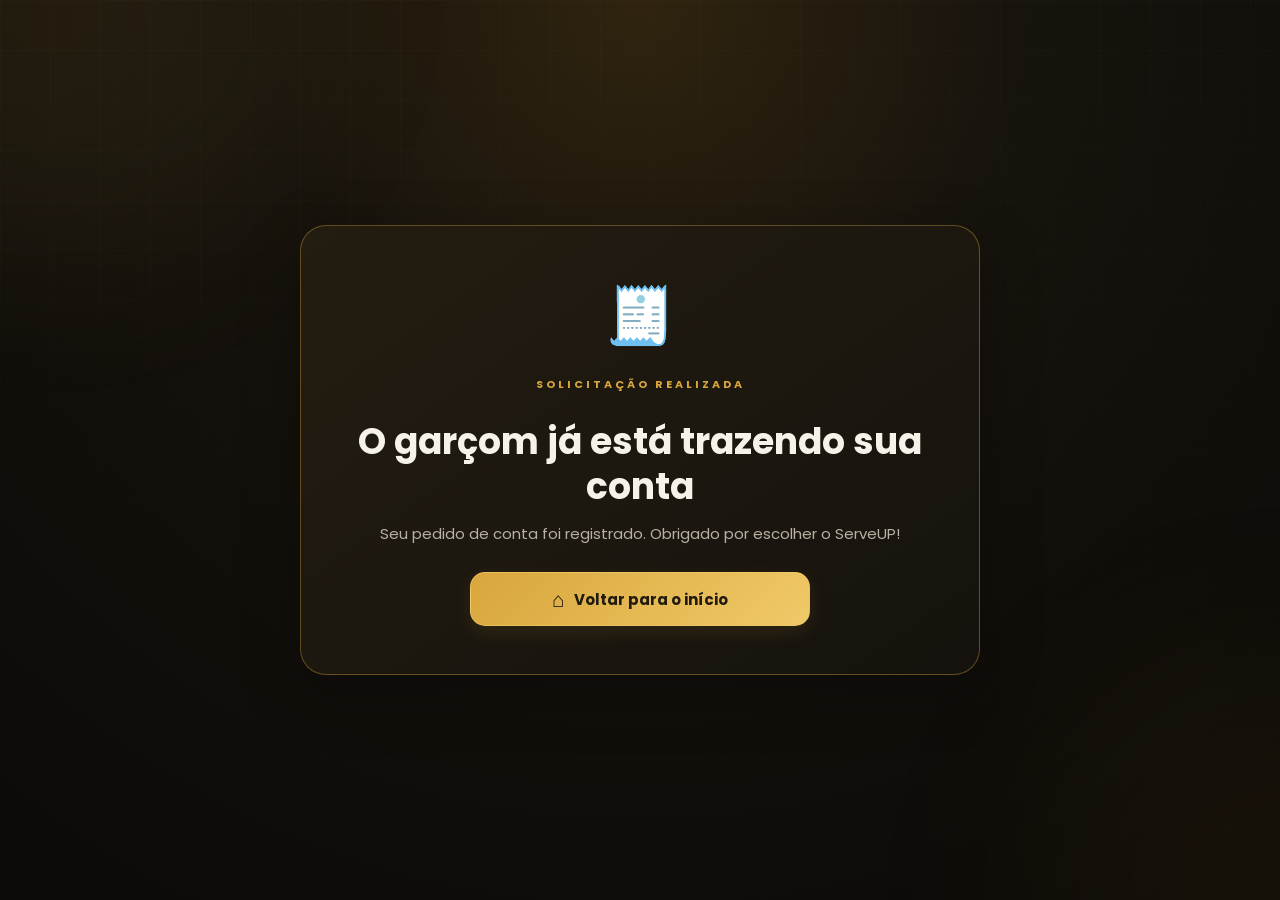
<file: html/conta-solicitada.html>
<!DOCTYPE html>
<html lang="pt-BR">
<head>
<meta charset="UTF-8">
<meta name="viewport" content="width=device-width, initial-scale=1.0">
<meta name="description" content="ServeUp — solicitação da conta.">
<title>ServeUp — Conta solicitada</title>
<link rel="preconnect" href="https://fonts.googleapis.com">
<link rel="preconnect" href="https://fonts.gstatic.com" crossorigin>
<link href="https://fonts.googleapis.com/css2?family=DM+Serif+Display&family=Poppins:wght@300;400;500;600;700&display=swap" rel="stylesheet">
<link href="https://cdn.jsdelivr.net/npm/bootstrap@5.3.8/dist/css/bootstrap.min.css" rel="stylesheet">
<link rel="stylesheet" href="../css/style.css">
</head>
<body data-page="conta-solicitada">
<div class="background">
  <div class="background-glow background-glow-1"></div>
  <div class="background-glow background-glow-2"></div>
</div>
<section class="screen active container-fluid tela-conta-solicitada" id="telaContaSolicitada">
  <div class="card conta-solicitada-card">
    <div class="conta-solicitada-icone" aria-hidden="true">🧾</div>
    <span class="section-kicker">SOLICITAÇÃO REALIZADA</span>
    <h1>O garçom já está trazendo sua conta</h1>
    <p>Seu pedido de conta foi registrado. Obrigado por escolher o ServeUP!</p>
    <button class="btn-conta-inicio" id="btnVoltarInicioConta" type="button">
      <span aria-hidden="true">⌂</span>
      <span>Voltar para o início</span>
    </button>
  </div>
</section>
<script>
document.getElementById('btnVoltarInicioConta').addEventListener('click', function () {
  window.location.href = '../index.html';
});
</script>
</body>
</html>
</file>
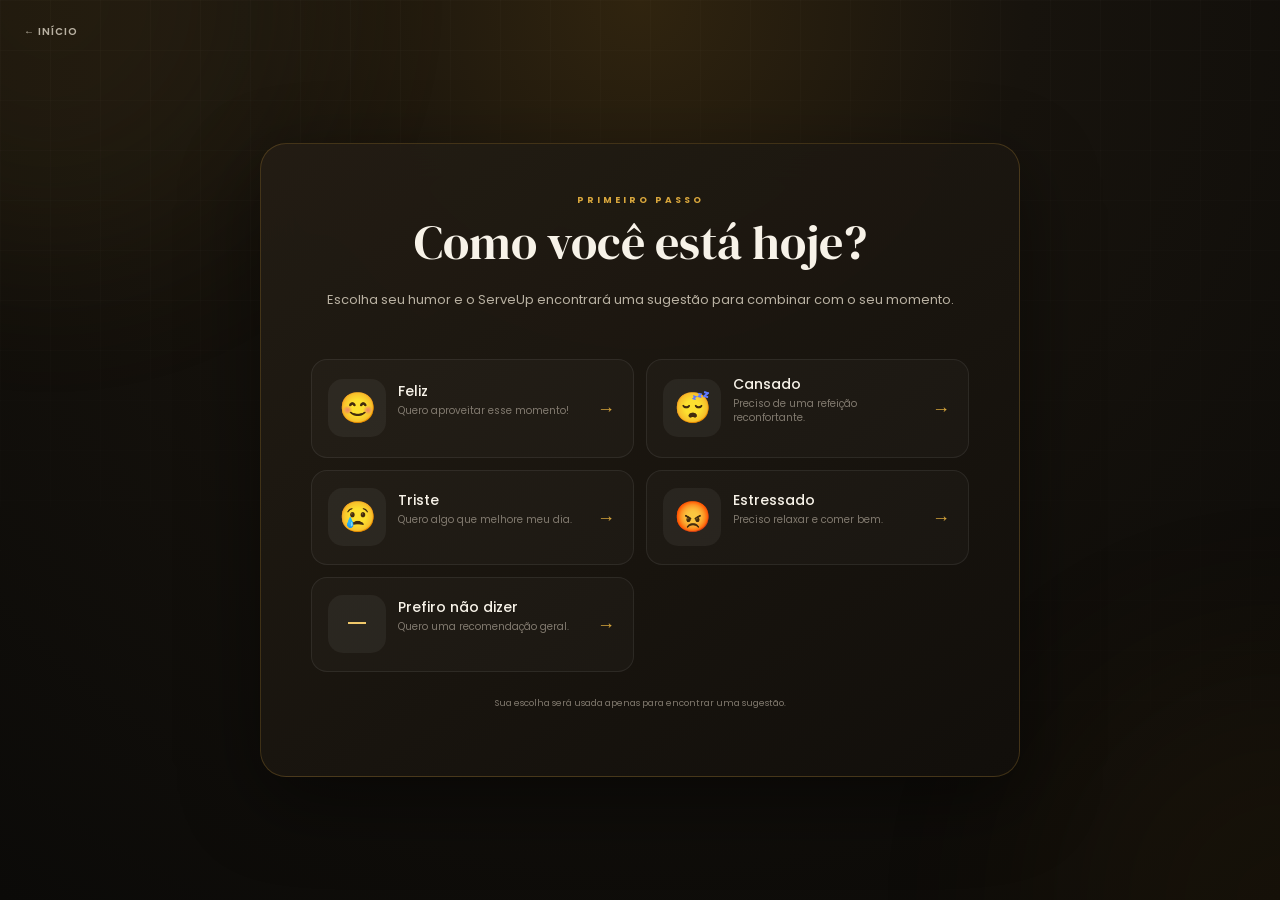
<file: html/humor.html>
<!DOCTYPE html>
<html lang="pt-BR">
<head>
<meta charset="UTF-8">
<meta name="viewport" content="width=device-width, initial-scale=1.0">
<meta name="description" content="ServeUp — Cardápio inteligente baseado no seu humor.">
<title>ServeUp — Humor</title>
<link rel="preconnect" href="https://fonts.googleapis.com">
<link rel="preconnect" href="https://fonts.gstatic.com" crossorigin>
<link href="https://fonts.googleapis.com/css2?family=DM+Serif+Display&family=Poppins:wght@300;400;500;600;700&display=swap" rel="stylesheet">


<link href="https://cdn.jsdelivr.net/npm/bootstrap@5.3.8/dist/css/bootstrap.min.css" rel="stylesheet">
<link rel="stylesheet" href="../css/style.css">
</head>
<body data-page="humor">

<div class="background">
  <div class="background-glow background-glow-1"></div>
  <div class="background-glow background-glow-2"></div>
</div>

<section class="screen active container-fluid" id="telaHumor">
<button class="btn-top-left" id="btnVoltarInicio" type="button">
            ← INÍCIO
        </button>
<div class="card humor-card">
<span class="section-kicker">
                PRIMEIRO PASSO
            </span>
<h2>
                Como você está hoje?
            </h2>
<p class="section-description">

                Escolha seu humor e o ServeUp
                encontrará uma sugestão para combinar
                com o seu momento.

            </p>
<div class="emoji-grid">
<!-- FELIZ -->
<button class="emoji-card" data-humor="feliz" type="button">
<div class="emoji-card-icon">
                        😊
                    </div>
<div class="emoji-card-text">
<h4>
                            Feliz
                        </h4>
<p>
                            Quero aproveitar esse momento!
                        </p>
</div>
<span class="emoji-arrow">
                        →
                    </span>
</button>
<!-- CANSADO -->
<button class="emoji-card" data-humor="cansado" type="button">
<div class="emoji-card-icon">
                        😴
                    </div>
<div class="emoji-card-text">
<h4>
                            Cansado
                        </h4>
<p>
                            Preciso de uma refeição reconfortante.
                        </p>
</div>
<span class="emoji-arrow">
                        →
                    </span>
</button>
<!-- TRISTE -->
<button class="emoji-card" data-humor="triste" type="button">
<div class="emoji-card-icon">
                        😢
                    </div>
<div class="emoji-card-text">
<h4>
                            Triste
                        </h4>
<p>
                            Quero algo que melhore meu dia.
                        </p>
</div>
<span class="emoji-arrow">
                        →
                    </span>
</button>
<!-- ESTRESSADO -->
<button class="emoji-card" data-humor="estressante" type="button">
<div class="emoji-card-icon">
                        😡
                    </div>
<div class="emoji-card-text">
<h4>
                            Estressado
                        </h4>
<p>
                            Preciso relaxar e comer bem.
                        </p>
</div>
<span class="emoji-arrow">
                        →
                    </span>
</button>
<!-- PREFIRO NÃO DIZER -->
<button class="emoji-card humor-sem-emoji" data-humor="nao-dizer" type="button">
<div class="emoji-card-icon emoji-card-icon-sem-emoji">
                        —
                    </div>
<div class="emoji-card-text">
<h4>
                            Prefiro não dizer
                        </h4>
<p>
                            Quero uma recomendação geral.
                        </p>
</div>
<span class="emoji-arrow">
                        →
                    </span>
</button>
</div>
<p class="humor-footer">
                Sua escolha será usada apenas para encontrar uma sugestão.
            </p>
</div>
</section>
<script src="../js/data.js" defer></script>
<script src="../js/auth.js" defer></script>
<script src="../js/recomendacoes.js" defer></script>
<script src="../js/administrador.js" defer></script>
<script src="../js/cardapio.js" defer></script>
<script src="../js/carrinho.js" defer></script>
<script src="../js/pedidos.js" defer></script>
<script src="../js/jogos.js" defer></script>
<script src="../js/app.js" defer></script>
</body>
</html>
</file>
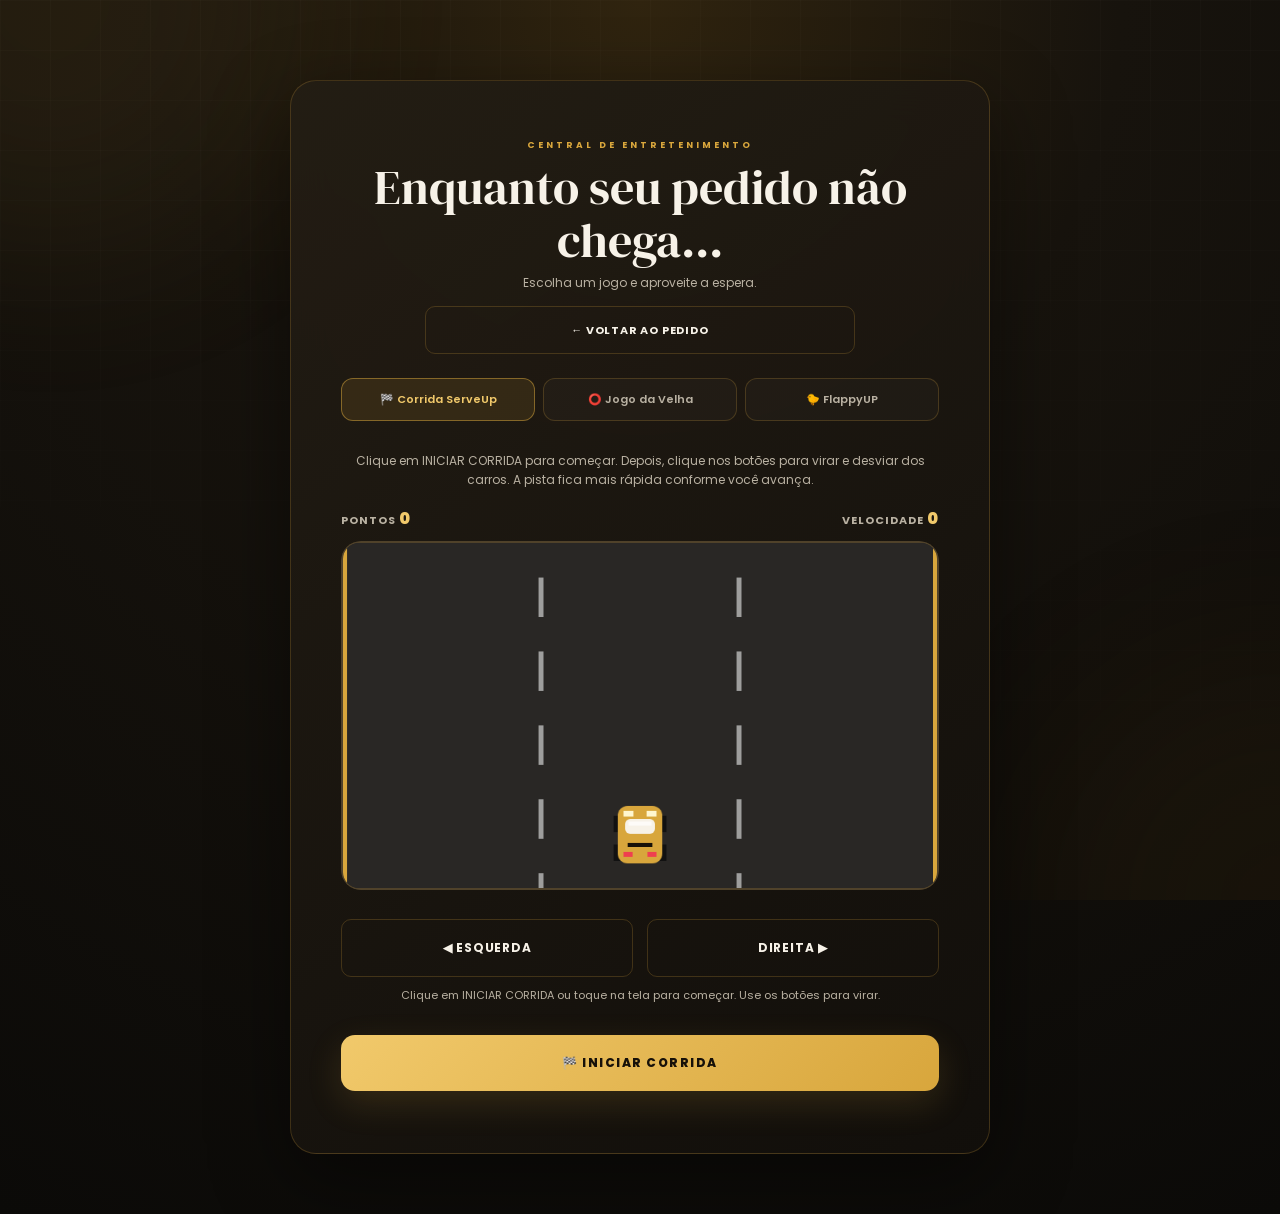
<file: html/jogos.html>
<!DOCTYPE html>
<html lang="pt-BR">
<head>
<meta charset="UTF-8">
<meta name="viewport" content="width=device-width, initial-scale=1.0">
<meta name="description" content="ServeUp — Jogos para aproveitar enquanto seu pedido é preparado.">
<title>ServeUp — Jogos</title>
<link rel="preconnect" href="https://fonts.googleapis.com">
<link rel="preconnect" href="https://fonts.gstatic.com" crossorigin>
<link href="https://fonts.googleapis.com/css2?family=DM+Serif+Display&family=Poppins:wght@300;400;500;600;700&display=swap" rel="stylesheet">


<link href="https://cdn.jsdelivr.net/npm/bootstrap@5.3.8/dist/css/bootstrap.min.css" rel="stylesheet">
<link rel="stylesheet" href="../css/style.css">
</head>
<body data-page="jogos">
<div class="background"><div class="background-glow background-glow-1"></div><div class="background-glow background-glow-2"></div></div>
<section class="screen active container-fluid" id="telaJogos">
<div class="card pedido-preparo-card jogos-tela-card">
<div class="jogos-hub-header">
<div class="jogos-hub-texto"><span class="section-kicker">CENTRAL DE ENTRETENIMENTO</span><h2 class="jogos-titulo">Enquanto seu pedido não chega...</h2><p class="jogos-subtitulo">Escolha um jogo e aproveite a espera.</p></div>
<button class="btn-secundario jogos-voltar" id="btnVoltarDosJogos" type="button">← VOLTAR AO PEDIDO</button>
</div>

<div class="jogos-tabs" role="tablist">
<button class="jogo-tab active" id="tabKart" type="button">🏁 Corrida ServeUp</button>
<button class="jogo-tab" id="tabVelha" type="button">⭕ Jogo da Velha</button>
<button class="jogo-tab" id="tabFrango" type="button">🐤 FlappyUP</button>
</div>
<div class="jogo-view active" id="jogoKart">
<p class="jogo-descricao">Clique em INICIAR CORRIDA para começar. Depois, clique nos botões para virar e desviar dos carros. A pista fica mais rápida conforme você avança.</p>
<div class="kart-placar">
<span>PONTOS <strong id="kartPontos">0</strong></span>
<span>VELOCIDADE <strong id="kartVelocidade">0</strong></span>
</div>
<div class="kart-jogo-wrapper">
<canvas class="kart-canvas" height="420" id="kartCanvas" width="720"></canvas>
<div class="kart-gameover hidden" id="kartGameOver">
<div class="kart-gameover-card">
<div class="kart-gameover-title">GAME OVER</div>
<p class="kart-gameover-score">Você bateu no obstáculo!<strong><span id="kartGameOverPontos">0</span> pontos</strong></p>
<button class="btn-principal" id="btnTentarNovamenteKart" type="button">🔄 JOGAR NOVAMENTE</button>
<button class="btn-secundario" id="btnGameOverVoltar" type="button">← VOLTAR PARA OS JOGOS</button>
</div>
</div>
</div>
<div class="kart-controles">
<button class="btn-secundario" id="kartEsquerda" type="button">◀ ESQUERDA</button>
<button class="btn-secundario" id="kartDireita" type="button">DIREITA ▶</button>
</div>
<p class="kart-status" id="kartStatus">Clique em INICIAR CORRIDA para começar. Clique nos botões para virar.</p>
<button class="btn-principal" id="btnIniciarKart" type="button">🏁 INICIAR CORRIDA</button>
</div>
<div class="jogo-view hidden" id="jogoVelha">
<p class="jogo-descricao" id="velhaDescricao">Escolha o modo de jogo e faça três em linha!</p>
<div class="velha-modos" role="group" aria-label="Modo de jogo">
<button class="velha-modo active" id="modoVelhaIA" type="button">🤖 Contra IA</button>
<button class="velha-modo" id="modoVelhaAmigo" type="button">👥 Contra alguém</button>
</div>
<div class="velha-placares">
<div class="velha-placar-bloco active" id="placarModoIA"><div class="velha-placar-titulo">🤖 CONTRA IA</div><div class="velha-placar-linha"><span>VOCÊ <b id="placarIAVoce">0</b></span><span>IA <b id="placarIAIa">0</b></span><span>EMPATES <b id="placarIAEmpates">0</b></span></div></div>
<div class="velha-placar-bloco" id="placarModoAmigo"><div class="velha-placar-titulo">👥 CONTRA ALGUÉM</div><div class="velha-placar-linha"><span>JOGADOR X <b id="placarAmigoX">0</b></span><span>JOGADOR O <b id="placarAmigoO">0</b></span><span>EMPATES <b id="placarAmigoEmpates">0</b></span></div></div>
</div>
<div aria-label="Jogo da velha" class="velha-tabuleiro" id="velhaTabuleiro"></div>
<p class="velha-status" id="velhaStatus">Sua vez. Escolha uma casa.</p>
<div class="velha-acoes"><button class="btn-principal" id="btnNovaVelha" type="button">NOVA PARTIDA</button><button class="btn-secundario" id="btnZerarVelha" type="button">ZERAR PLACAR</button></div>
</div>
<div class="jogo-view hidden" id="jogoFrango">
<p class="jogo-descricao">Toque na tela para bater as asas e desviar dos garfos. Cada garfo desviado vale 1 ponto!</p>
<div class="kart-placar">
<span>PONTOS <strong id="frangoPontos">0</strong></span>
<span>RECORDE <strong id="frangoRecorde">0</strong></span>
</div>
<div class="frango-jogo-wrapper">
<canvas class="frango-canvas" height="520" id="frangoCanvas" width="380"></canvas>
<div class="frango-gameover hidden" id="frangoGameOver">
<div class="frango-gameover-card">
<div class="frango-gameover-title">GAME OVER</div>
<p class="frango-gameover-score">Você perdeu!<strong><span id="frangoGameOverPontos">0</span> pontos</strong></p>
<button class="btn-principal" id="btnTentarNovamenteFrango" type="button">🔄 JOGAR NOVAMENTE</button>
<button class="btn-secundario" id="btnGameOverVoltarFrango" type="button">← VOLTAR PARA OS JOGOS</button>
</div>
</div>
</div>
<p class="kart-status" id="frangoStatus">Clique em INICIAR VOO ou toque na tela para começar.</p>
<button class="btn-principal" id="btnIniciarFrango" type="button">🍗 INICIAR VOO</button>
</div>

</div>
</section>
<script src="../js/data.js" defer></script>
<script src="../js/auth.js" defer></script>
<script src="../js/recomendacoes.js" defer></script>
<script src="../js/administrador.js" defer></script>
<script src="../js/cardapio.js" defer></script>
<script src="../js/carrinho.js" defer></script>
<script src="../js/pedidos.js" defer></script>
<script src="../js/jogos.js" defer></script>
<script src="../js/app.js" defer></script>
<script>document.addEventListener('DOMContentLoaded',()=>{ const b=document.getElementById('btnVoltarDosJogos'); if(b) b.addEventListener('click',()=>{ if(typeof pararCorridaKart==='function') pararCorridaKart(); window.location.href='pedido-preparo.html'; }); });</script>
</body>
</html>
</file>
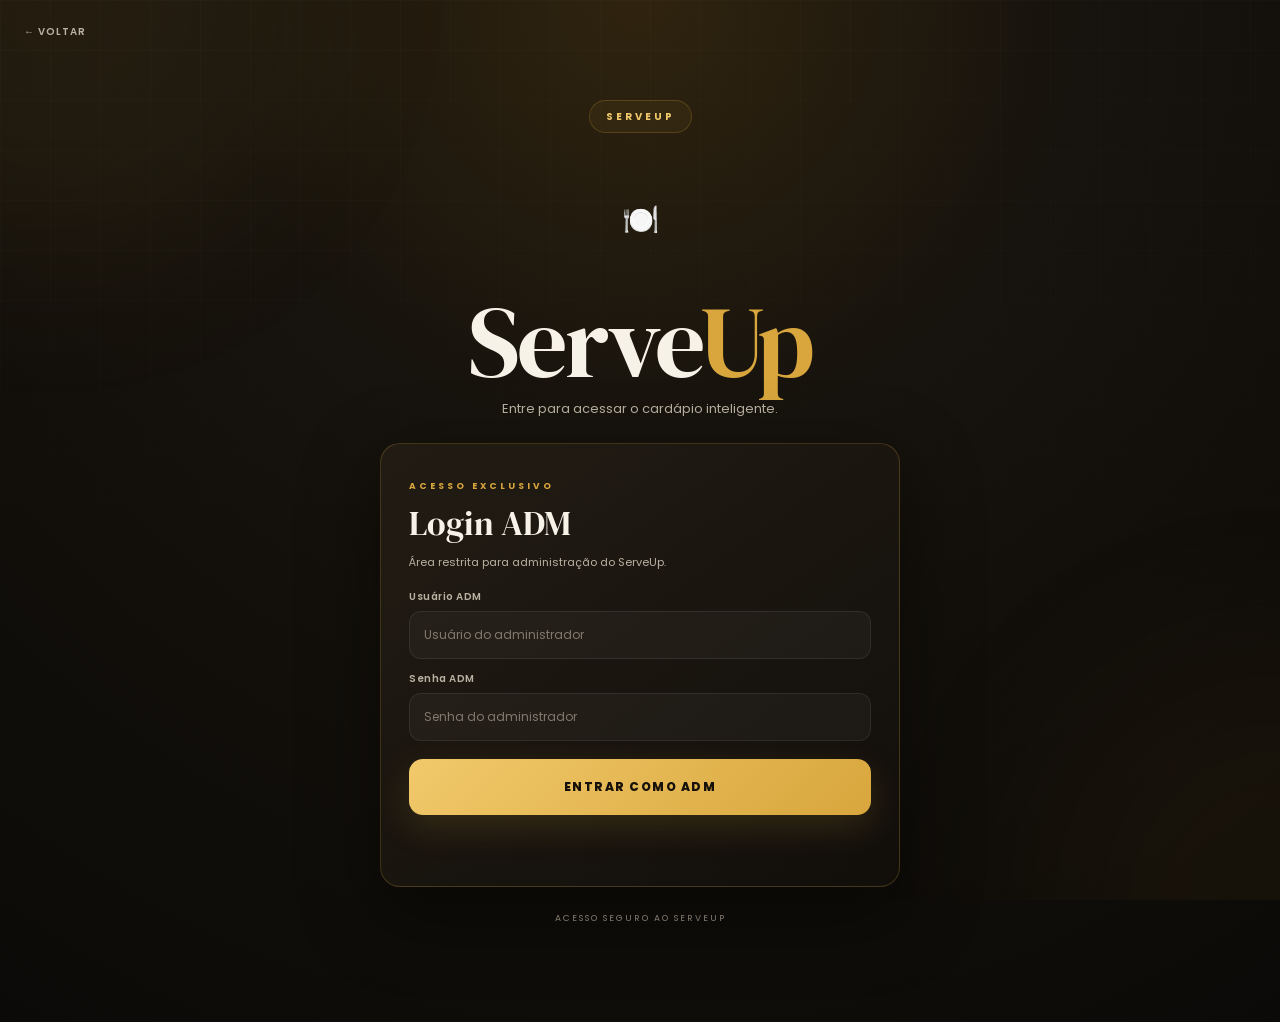
<file: html/login.html>
<!DOCTYPE html>
<html lang="pt-BR">
<head>
<meta charset="UTF-8">
<meta name="viewport" content="width=device-width, initial-scale=1.0">
<meta name="description" content="ServeUp — Cardápio inteligente baseado no seu humor.">
<title>ServeUp — Login ADM</title>
<link rel="preconnect" href="https://fonts.googleapis.com">
<link rel="preconnect" href="https://fonts.gstatic.com" crossorigin>
<link href="https://fonts.googleapis.com/css2?family=DM+Serif+Display&family=Poppins:wght@300;400;500;600;700&display=swap" rel="stylesheet">


<link href="https://cdn.jsdelivr.net/npm/bootstrap@5.3.8/dist/css/bootstrap.min.css" rel="stylesheet">
<link rel="stylesheet" href="../css/style.css">
</head>
<body data-page="login">

<div class="background">
  <div class="background-glow background-glow-1"></div>
  <div class="background-glow background-glow-2"></div>
</div>

<section class="screen active container-fluid" id="telaLogin">
<div class="login-container">
<div class="login-header">
<span class="home-badge">SERVEUP</span>
<div class="home-logo login-logo">🍽️</div>
<h1 class="home-title login-title">Serve<span>Up</span></h1>
<p class="login-subtitle">Entre para acessar o cardápio inteligente.</p>
</div>
<div class="login-grid login-grid-adm">
<form class="login-card login-card-adm" id="formLoginAdm">
<span class="section-kicker">ACESSO EXCLUSIVO</span>
<h2>Login ADM</h2>
<p class="login-card-description">Área restrita para administração do ServeUp.</p>
<label class="login-label" for="admUsuario">Usuário ADM</label>
<input autocomplete="username" class="login-input" id="admUsuario" placeholder="Usuário do administrador" required="" type="text"/>
<label class="login-label" for="admSenha">Senha ADM</label>
<input autocomplete="current-password" class="login-input" id="admSenha" placeholder="Senha do administrador" required="" type="password"/>
<button class="btn-principal login-adm-button" type="submit">
                        ENTRAR COMO ADM
                    </button>
<p class="login-erro" id="admErro" role="alert"></p>
</form>
</div>
<button class="btn-top-left" id="btnVoltarLogin" type="button">← VOLTAR</button>
<p class="home-footer">ACESSO SEGURO AO SERVEUP</p>
</div>
</section>
<script src="../js/data.js" defer></script>
<script src="../js/auth.js" defer></script>
<script src="../js/recomendacoes.js" defer></script>
<script src="../js/administrador.js" defer></script>
<script src="../js/cardapio.js" defer></script>
<script src="../js/carrinho.js" defer></script>
<script src="../js/pedidos.js" defer></script>
<script src="../js/jogos.js" defer></script>
<script src="../js/app.js" defer></script>
</body>
</html>
</file>
<file: css/style.css>
/* =========================================================
   Reset global e variáveis de cor/tema (:root).
   ========================================================= */

/* =========================================================
   RESET
   ========================================================= */

* {
    margin: 0;
    padding: 0;
    box-sizing: border-box;
}


html {
    scroll-behavior: smooth;
}


body {
    min-height: 100vh;

    font-family: "Poppins", sans-serif;

    background:
        radial-gradient(
            circle at top,
            #30240f 0%,
            #17130d 35%,
            #0b0a08 100%
        );

    color: #f7f2e8;

    overflow-x: hidden;
}


/* =========================================================
   VARIÁVEIS
   ========================================================= */

:root {

    --dourado: #d8a63c;

    --dourado-claro: #f1c96b;

    --dourado-escuro: #9a6b16;

    --fundo: #0b0a08;

    --fundo-card: rgba(24, 20, 14, 0.94);

    --fundo-card-2: rgba(35, 29, 20, 0.95);

    --borda: rgba(216, 166, 60, 0.22);

    --texto: #f7f2e8;

    --texto-secundario: #b9b1a2;

    --texto-fraco: #80796e;

    --vermelho: #d85c4a;

    --verde: #6fc48a;

    --sombra:
        0 25px 80px rgba(0, 0, 0, 0.45);

}
/* =========================================================
   Fundo da aplicação e controle de exibição das telas (.screen).
   ========================================================= */

.background {
    position: fixed;

    inset: 0;

    z-index: -2;

    overflow: hidden;

    pointer-events: none;
}


.background::before {

    content: "";

    position: absolute;

    inset: 0;

    background-image:
        linear-gradient(
            rgba(255,255,255,0.015) 1px,
            transparent 1px
        ),
        linear-gradient(
            90deg,
            rgba(255,255,255,0.015) 1px,
            transparent 1px
        );

    background-size: 50px 50px;

    mask-image:
        linear-gradient(
            to bottom,
            black,
            transparent 90%
        );

}


.background-glow {

    position: absolute;

    width: 500px;

    height: 500px;

    border-radius: 50%;

    filter: blur(100px);

    opacity: 0.08;

}


.background-glow-1 {

    background: var(--dourado);

    top: -250px;

    left: -200px;
}


.background-glow-2 {

    background: #8b5e18;

    right: -250px;

    bottom: -250px;
}


/* =========================================================
   TELAS
   ========================================================= */

.screen {

    display: none;

    min-height: 100vh;

    width: 100%;

    padding:
        80px 24px
        60px;

    align-items: center;

    justify-content: center;

    animation:
        aparecer 0.35s ease;
}


.screen.active {

    display: flex;

}


@keyframes aparecer {

    from {

        opacity: 0;

        transform:
            translateY(12px);

    }

    to {

        opacity: 1;

        transform:
            translateY(0);

    }

}
/* =========================================================
   Tela de login exclusivo do administrador.
   ========================================================= */

.login-container {
    width: min(980px, 100%);
    text-align: center;
    padding: 20px;
}

.login-header {
    margin-bottom: 24px;
}

.login-logo {
    width: 70px;
    height: 70px;
    margin: 20px auto 12px;
    font-size: 30px;
}

.login-title {
    font-size: clamp(48px, 8vw, 72px);
}

.login-subtitle {
    margin-top: 12px;
    color: var(--texto-secundario);
    font-size: 13px;
}

.login-grid {
    display: grid;
    grid-template-columns: minmax(280px, 520px);
    justify-content: center;
    gap: 16px;
    text-align: left;
}

.login-card {
    padding: 28px;
    border: 1px solid var(--borda);
    border-radius: 20px;
    background: linear-gradient(145deg, rgba(35,29,20,0.96), rgba(18,15,11,0.97));
    box-shadow: var(--sombra);
}

.login-card h2 {
    margin-bottom: 20px;
    font-family: "DM Serif Display", serif;
    font-size: 34px;
    font-weight: 400;
}

.login-card-description {
    margin-top: -10px;
    margin-bottom: 18px;
    color: var(--texto-secundario);
    font-size: 11px;
    line-height: 1.6;
}

.login-label {
    display: block;
    margin: 12px 0 7px;
    color: var(--texto-secundario);
    font-size: 10px;
    font-weight: 600;
    letter-spacing: 0.5px;
}

.login-input {
    width: 100%;
    height: 48px;
    padding: 0 14px;
    border: 1px solid rgba(255,255,255,0.08);
    border-radius: 12px;
    outline: none;
    background: rgba(255,255,255,0.035);
    color: var(--texto);
    font-family: "Poppins", sans-serif;
    font-size: 12px;
    transition: border-color 0.2s, background 0.2s;
}

.login-input::placeholder {
    color: var(--texto-fraco);
}

.login-input:focus {
    border-color: var(--dourado);
    background: rgba(216,166,60,0.05);
}

.login-card .btn-principal,
.login-adm-button {
    margin-top: 18px;
}

.login-adm-button {
    min-height: 56px;
}

.login-erro {
    min-height: 18px;
    margin-top: 9px;
    color: var(--vermelho);
    font-size: 10px;
    line-height: 1.5;
}
/* =========================================================
   Tela inicial (Home).
   ========================================================= */

.home-container {

    width: min(600px, 100%);

    text-align: center;

    padding: 30px;
}


.home-badge {

    display: inline-flex;

    padding:
        8px 16px;

    border:
        1px solid var(--borda);

    border-radius: 999px;

    color: var(--dourado-claro);

    font-size: 10px;

    font-weight: 700;

    letter-spacing: 3px;

    background:
        rgba(216, 166, 60, 0.06);

}


.home-logo {

    width: 130px;

    height: 130px;

    margin:
        22px auto 12px;

    display: flex;

    align-items: center;

    justify-content: center;

}


.home-logo-img {

    width: 100%;

    height: 100%;

    object-fit: contain;

    filter:
        drop-shadow(0 0 34px rgba(216,166,60,0.35));

    animation: home-logo-float 5s ease-in-out infinite;

}


@keyframes home-logo-float {

    0%, 100% {
        transform: translateY(0);
    }

    50% {
        transform: translateY(-6px);
    }

}


.home-title {

    font-family:
        "DM Serif Display",
        serif;

    font-size:
        clamp(60px, 11vw, 100px);

    line-height: 0.9;

    font-weight: 400;

    letter-spacing: -3px;
}


.home-title span {

    color: var(--dourado);

}


.home-divider {

    display: flex;

    align-items: center;

    justify-content: center;

    gap: 14px;

    margin: 22px auto;

    color: var(--dourado);

    font-size: 14px;

}


.home-divider span {

    width: 60px;

    height: 1px;

    background:
        linear-gradient(
            90deg,
            transparent,
            var(--dourado)
        );

}


.home-divider span:last-child {

    background:
        linear-gradient(
            90deg,
            var(--dourado),
            transparent
        );

}


.home-subtitle {

    font-family:
        "DM Serif Display",
        serif;

    font-weight: 400;

    font-size:
        clamp(28px, 5vw, 42px);

    line-height: 1.15;

}


.home-description {

    max-width: 500px;

    margin:
        20px auto 30px;

    color: var(--texto-secundario);

    font-size: 14px;

    line-height: 1.8;

}


.home-footer {

    margin-top: 25px;

    color: var(--texto-fraco);

    font-size: 9px;

    letter-spacing: 2px;

}
/* =========================================================
   Estilos genéricos de botões usados em várias telas.
   ========================================================= */

button {

    font-family:
        "Poppins",
        sans-serif;

    cursor: pointer;

}


.btn-principal {

    width: 100%;

    min-height: 56px;

    display: flex;

    align-items: center;

    justify-content: center;

    gap: 15px;

    padding:
        0 22px;

    border: none;

    border-radius: 14px;

    background:
        linear-gradient(
            135deg,
            var(--dourado-claro),
            var(--dourado)
        );

    color: #171109;

    font-size: 12px;

    font-weight: 800;

    letter-spacing: 1.5px;

    box-shadow:
        0 12px 35px rgba(216,166,60,0.16);

    transition:
        transform 0.2s,
        box-shadow 0.2s,
        filter 0.2s;

}


.btn-principal:hover {

    transform:
        translateY(-2px);

    box-shadow:
        0 16px 40px rgba(216,166,60,0.24);

    filter:
        brightness(1.05);

}


.btn-principal strong {

    font-size: 20px;

    font-weight: 400;

}


.btn-secundario {

    width: 100%;

    min-height: 52px;

    padding:
        0 20px;

    border:
        1px solid var(--borda);

    border-radius: 13px;

    background:
        rgba(255,255,255,0.025);

    color: var(--texto);

    font-size: 11px;

    font-weight: 600;

    letter-spacing: 0.8px;

    transition:
        0.2s;

}


.btn-secundario:hover {

    border-color:
        rgba(216,166,60,0.55);

    background:
        rgba(216,166,60,0.08);

}


.btn-top-left {

    position: fixed;

    top: 24px;

    left: 24px;

    z-index: 10;

    border: none;

    background: transparent;

    color: var(--texto-secundario);

    font-size: 10px;

    font-weight: 600;

    letter-spacing: 1px;

    transition:
        color 0.2s;

}


.btn-top-left:hover {

    color:
        var(--dourado-claro);

}
/* =========================================================
   Estilo base de cards usados em várias telas.
   ========================================================= */

.card {

    width: min(760px, 100%);

    padding:
        clamp(25px, 5vw, 50px);

    border:
        1px solid var(--borda);

    border-radius: 26px;

    background:
        linear-gradient(
            145deg,
            rgba(35,29,20,0.96),
            rgba(18,15,11,0.97)
        );

    box-shadow:
        var(--sombra);

    backdrop-filter:
        blur(20px);

}


.section-kicker {

    display: inline-block;

    color:
        var(--dourado);

    font-size: 9px;

    font-weight: 700;

    letter-spacing: 3px;

    margin-bottom: 10px;

}


.card h2 {

    font-family:
        "DM Serif Display",
        serif;

    font-size:
        clamp(34px, 6vw, 48px);

    font-weight: 400;

    line-height: 1.05;

}


.section-description {

    margin-top: 13px;

    color:
        var(--texto-secundario);

    font-size: 13px;

    line-height: 1.7;

}
/* =========================================================
   Seleção de humor, tela de recomendação e resumo do pedido.
   ========================================================= */

.humor-card {

    text-align: center;

}


.emoji-grid {

    display: grid;

    grid-template-columns:
        repeat(2, 1fr);

    gap: 12px;

    margin-top: 32px;

}


.emoji-card {

    position: relative;

    display: grid;

    grid-template-columns:
        58px 1fr 20px;

    align-items: center;

    gap: 12px;

    text-align: left;

    padding:
        16px;

    min-height: 95px;

    border:
        1px solid rgba(255,255,255,0.07);

    border-radius: 16px;

    background:
        rgba(255,255,255,0.025);

    color: var(--texto);

    transition:
        0.25s;

}


.emoji-card:hover {

    border-color:
        var(--borda);

    transform:
        translateY(-3px);

    background:
        rgba(216,166,60,0.05);

}


.emoji-card.selected {

    border-color:
        var(--dourado);

    background:
        rgba(216,166,60,0.09);

    box-shadow:
        0 0 0 1px
        rgba(216,166,60,0.12);

}


.emoji-card-icon {

    width: 58px;

    height: 58px;

    display: flex;

    align-items: center;

    justify-content: center;

    border-radius: 15px;

    background:
        rgba(255,255,255,0.05);

    font-size: 30px;

}


.emoji-card-text h4 {

    font-size: 14px;

    margin-bottom: 4px;

}


.emoji-card-text p {

    color:
        var(--texto-fraco);

    font-size: 10px;

    line-height: 1.4;

}


.emoji-arrow {

    color:
        var(--dourado);

    font-size: 18px;

}


.humor-footer {

    margin-top: 25px;

    color:
        var(--texto-fraco);

    font-size: 9px;

}


/* =========================================================
   HUMOR — SEM EMOJI
   ========================================================= */

.humor-sem-emoji .emoji-card-icon-sem-emoji {
    font-size: 25px;
    color: var(--dourado-claro);
}


/* =========================================================
   RECOMENDAÇÃO
   ========================================================= */

.recomendacao-card {

    text-align: center;

}


.prato-destaque {

    display: grid;

    grid-template-columns:
        1fr 1fr;

    margin-top: 30px;

    overflow: hidden;

    border:
        1px solid rgba(255,255,255,0.07);

    border-radius: 20px;

    background:
        rgba(255,255,255,0.025);

}


.prato-imagem-container {

    position: relative;

    min-height: 280px;

    overflow: hidden;

}


.prato-imagem-container img {

    width: 100%;

    height: 100%;

    min-height: 280px;

    display: block;

    object-fit: cover;

    transition:
        transform 0.5s;

}


.prato-destaque:hover
.prato-imagem-container img {

    transform:
        scale(1.04);

}


.prato-tag {

    position: absolute;

    top: 15px;

    left: 15px;

    z-index: 2;

    padding:
        7px 10px;

    border-radius: 999px;

    background:
        rgba(11,10,8,0.82);

    color:
        var(--dourado-claro);

    font-size: 8px;

    font-weight: 700;

    letter-spacing: 1.5px;

}


.prato-info {

    padding:
        30px;

    display: flex;

    flex-direction: column;

    justify-content: center;

    text-align: left;

}


.prato-info h3 {

    font-family:
        "DM Serif Display",
        serif;

    font-size: 31px;

    font-weight: 400;

    line-height: 1.1;

}


.prato-info p {

    margin-top: 12px;

    color:
        var(--texto-secundario);

    font-size: 12px;

    line-height: 1.7;

}


.prato-info-footer {

    margin-top: 24px;

}


.prato-preco {

    color:
        var(--dourado-claro);

    font-size: 21px;

    font-weight: 700;

}


.recomendacao-acoes {

    display: grid;

    gap: 10px;

    margin-top: 20px;

}


/* =========================================================
   PEDIDO
   ========================================================= */

.pedido-card {

    max-width: 560px;

    text-align: center;

}


.pedido-icone,
.pedido-pronto-icone {

    width: 72px;

    height: 72px;

    display: flex;

    align-items: center;

    justify-content: center;

    margin:
        0 auto 20px;

    border-radius: 50%;

    background:
        rgba(111,196,138,0.1);

    border:
        1px solid
        rgba(111,196,138,0.35);

    color:
        var(--verde);

    font-size: 30px;

}


.pedido-resumo {

    margin-top: 30px;

    padding: 20px;

    border:
        1px solid rgba(255,255,255,0.07);

    border-radius: 16px;

    background:
        rgba(255,255,255,0.025);

    text-align: left;

}


.pedido-resumo-label {

    color:
        var(--dourado);

    font-size: 8px;

    font-weight: 700;

    letter-spacing: 2px;

    margin-bottom: 12px;

}


.pedido-resumo-conteudo {

    display: flex;

    align-items: center;

    justify-content: space-between;

    gap: 20px;

}


.pedido-resumo-conteudo h3 {

    font-family:
        "DM Serif Display",
        serif;

    font-size: 22px;

    font-weight: 400;

}


.pedido-resumo-conteudo span {

    color:
        var(--texto-fraco);

    font-size: 10px;

}


.pedido-resumo-conteudo strong {

    color:
        var(--dourado-claro);

    white-space: nowrap;

}


.pedido-resumo-itens {
    display: grid;
    gap: 10px;
}

.pedido-resumo-item {
    display: flex;
    align-items: center;
    justify-content: space-between;
    gap: 16px;
    padding: 12px 0;
    border-bottom: 1px solid rgba(255,255,255,0.06);
}

.pedido-resumo-item:last-child {
    border-bottom: none;
}

.pedido-resumo-item-info h3 {
    font-family: "DM Serif Display", serif;
    font-size: 19px;
    font-weight: 400;
}

.pedido-resumo-item-info span {
    color: var(--texto-fraco);
    font-size: 10px;
}

.pedido-resumo-item > strong {
    color: var(--dourado-claro);
    white-space: nowrap;
    font-size: 12px;
}

.pedido-resumo-total {
    display: flex;
    align-items: center;
    justify-content: space-between;
    gap: 16px;
    margin-top: 12px;
    padding-top: 14px;
    border-top: 1px solid rgba(216,166,60,0.18);
}

.pedido-resumo-total span {
    color: var(--texto-secundario);
    font-size: 9px;
    font-weight: 700;
    letter-spacing: 1.5px;
}

.pedido-resumo-total strong {
    color: var(--dourado-claro);
    font-size: 16px;
}

.pedido-resumo-vazio {
    padding: 15px 0;
    color: var(--texto-fraco);
    font-size: 11px;
    text-align: center;
}

.pedido-aviso {

    display: flex;

    align-items: center;

    gap: 12px;

    margin:
        15px 0 20px;

    padding: 14px;

    border-radius: 13px;

    background:
        rgba(216,166,60,0.05);

    text-align: left;

}


.pedido-aviso span {

    font-size: 22px;

}


.pedido-aviso p {

    color:
        var(--texto-secundario);

    font-size: 10px;

    line-height: 1.5;

}
/* =========================================================
   Cardápio completo: busca, categorias/abas, lista de produtos, rodapé.
   ========================================================= */

.cardapio-screen {

    align-items: flex-start;

}


.cardapio-container {

    width:
        min(1000px, 100%);

    margin-top: 20px;

}


.cardapio-header {

    text-align: center;

}


.cardapio-subtitulo {

    margin-top: 10px;

    color:
        var(--texto-secundario);

    font-size: 12px;

}


/* =========================================================
   BUSCA
   ========================================================= */

.busca-container {

    position: relative;

    display: flex;

    align-items: center;

    margin-top: 28px;

}


.busca-icone {

    position: absolute;

    left: 18px;

    font-size: 16px;

    opacity: 0.7;

}


.busca-container input {

    width: 100%;

    height: 54px;

    padding:
        0 48px;

    border:
        1px solid rgba(255,255,255,0.08);

    border-radius: 14px;

    outline: none;

    background:
        rgba(255,255,255,0.035);

    color:
        var(--texto);

    font-family:
        "Poppins",
        sans-serif;

    font-size: 12px;

    transition:
        0.2s;

}


.busca-container input::placeholder {

    color:
        var(--texto-fraco);

}


.busca-container input:focus {

    border-color:
        rgba(216,166,60,0.55);

    background:
        rgba(216,166,60,0.04);

}


.btn-limpar-busca {

    position: absolute;

    right: 15px;

    width: 26px;

    height: 26px;

    border: none;

    border-radius: 50%;

    background:
        rgba(255,255,255,0.08);

    color:
        var(--texto-secundario);

    display: none;

}


.btn-limpar-busca.visible {

    display: flex;

    align-items: center;

    justify-content: center;

}


/* =========================================================
   ABAS
   ========================================================= */

.cardapio-abas {

    display: flex;

    gap: 8px;

    overflow-x: auto;

    padding:
        20px 0 5px;

    scrollbar-width: none;

}


.cardapio-abas::-webkit-scrollbar {

    display: none;

}


.aba-btn {

    flex:
        0 0 auto;

    padding:
        10px 16px;

    border:
        1px solid rgba(255,255,255,0.07);

    border-radius: 999px;

    background:
        rgba(255,255,255,0.025);

    color:
        var(--texto-secundario);

    font-size: 10px;

    font-weight: 600;

    transition:
        0.2s;

}


.aba-btn:hover {

    border-color:
        var(--borda);

    color:
        var(--texto);

}


.aba-btn.active {

    border-color:
        var(--dourado);

    background:
        rgba(216,166,60,0.12);

    color:
        var(--dourado-claro);

}


/* =========================================================
   LISTA DE PRODUTOS
   ========================================================= */

.cardapio-lista {

    display: grid;

    grid-template-columns:
        repeat(2, 1fr);

    gap: 14px;

    margin-top: 18px;

    /* Permite rolar pelos vários produtos de cada categoria. */
    max-height: 62vh;
    overflow-y: auto;
    overflow-x: hidden;
    padding: 2px 8px 18px 2px;
    scroll-behavior: smooth;
    scrollbar-width: thin;
    scrollbar-color: var(--dourado) rgba(255,255,255,0.06);

}

.cardapio-lista::-webkit-scrollbar {
    width: 8px;
}

.cardapio-lista::-webkit-scrollbar-track {
    background: rgba(255,255,255,0.04);
    border-radius: 10px;
}

.cardapio-lista::-webkit-scrollbar-thumb {
    background: var(--dourado);
    border-radius: 10px;
}

.cardapio-lista::-webkit-scrollbar-thumb:hover {
    background: var(--dourado-claro);
}


.cardapio-item {

    display: grid;

    grid-template-columns:
        130px 1fr;

    min-height: 170px;

    overflow: hidden;

    border:
        1px solid rgba(255,255,255,0.07);

    border-radius: 17px;

    background:
        rgba(255,255,255,0.025);

    transition:
        transform 0.2s,
        border-color 0.2s,
        background 0.2s;

}


.cardapio-item:hover {

    transform:
        translateY(-3px);

    border-color:
        var(--borda);

    background:
        rgba(216,166,60,0.035);

}


.cardapio-item.hidden {

    display: none;

}


.produto-imagem {

    position: relative;

    min-height: 170px;

    overflow: hidden;

}


.produto-imagem img {

    width: 100%;

    height: 100%;

    display: block;

    object-fit: cover;

}


.produto-tag {

    position: absolute;

    top: 10px;

    left: 10px;

    padding:
        5px 8px;

    border-radius: 999px;

    background:
        rgba(11,10,8,0.82);

    color:
        var(--dourado-claro);

    font-size: 7px;

    font-weight: 700;

    letter-spacing: 1px;

}


.produto-sem-imagem {

    display: flex;

    align-items: center;

    justify-content: center;

    background:
        radial-gradient(
            circle,
            rgba(216,166,60,0.12),
            rgba(255,255,255,0.02)
        );

}


.produto-emoji {

    font-size: 52px;

}


.item-conteudo {

    min-width: 0;

    padding: 17px;

    display: flex;

    flex-direction: column;

}


.item-topo {

    display: flex;

    align-items: flex-start;

    justify-content: space-between;

    gap: 10px;

}


.item-topo h4 {

    font-size: 13px;

    line-height: 1.35;

}


.item-preco {

    flex-shrink: 0;

    color:
        var(--dourado-claro);

    font-size: 12px;

    font-weight: 700;

}


.item-descricao {

    margin-top: 8px;

    color:
        var(--texto-fraco);

    font-size: 9px;

    line-height: 1.6;

}


.item-footer {

    display: flex;

    align-items: center;

    gap: 7px;

    margin-top: auto;

    padding-top: 12px;

}


.item-detalhe {

    margin-right: auto;

    color:
        var(--texto-fraco);

    font-size: 8px;

}


.btn-combo {

    width: 32px;

    height: 32px;

    flex-shrink: 0;

    border:
        1px solid rgba(255,255,255,0.08);

    border-radius: 9px;

    background:
        rgba(255,255,255,0.025);

    color:
        var(--texto-secundario);

    font-size: 17px;

    transition:
        0.2s;

}


.btn-combo:hover {

    border-color:
        rgba(216,166,60,0.5);

    color:
        var(--dourado-claro);

}


.btn-combo.combo-ativo {

    background:
        rgba(216,166,60,0.12);

    border-color:
        var(--dourado);

    color:
        var(--dourado-claro);

}


.btn-adicionar-carrinho {

    width: 34px;

    height: 34px;

    flex-shrink: 0;

    border: none;

    border-radius: 10px;

    background:
        var(--dourado);

    color:
        #171109;

    font-size: 21px;

    line-height: 1;

    transition:
        0.2s;

}


.btn-adicionar-carrinho:hover {

    transform:
        scale(1.07);

    background:
        var(--dourado-claro);

}


.btn-adicionar-carrinho.adicionado {

    transform:
        scale(1.15);

}


/* =========================================================
   SEM RESULTADOS
   ========================================================= */

.sem-resultados {

    display: none;

    padding:
        50px 20px;

    text-align: center;

}


.sem-resultados.visible {

    display: block;

}


.sem-resultados-icone {

    font-size: 36px;

    margin-bottom: 15px;

}


.sem-resultados h3 {

    font-family:
        "DM Serif Display",
        serif;

    font-size: 25px;

    font-weight: 400;

}


.sem-resultados p {

    margin-top: 8px;

    color:
        var(--texto-fraco);

    font-size: 10px;

}


/* =========================================================
   RODAPÉ DO CARDÁPIO
   ========================================================= */

.cardapio-footer {

    display: flex;

    justify-content: center;

    flex-wrap: wrap;

    gap: 20px;

    margin-top: 30px;

    padding-top: 20px;

    border-top:
        1px solid rgba(255,255,255,0.06);

    color:
        var(--texto-fraco);

    font-size: 8px;

}
/* =========================================================
   Botão flutuante do carrinho, overlay e painel lateral do carrinho.
   ========================================================= */

.btn-abrir-carrinho {

    position: fixed;

    right: 22px;

    bottom: 22px;

    z-index: 50;

    display: flex;

    align-items: center;

    gap: 9px;

    min-height: 50px;

    padding:
        0 13px;

    border:
        1px solid rgba(216,166,60,0.35);

    border-radius: 14px;

    background:
        rgba(24,20,14,0.94);

    color:
        var(--texto);

    box-shadow:
        0 12px 35px rgba(0,0,0,0.4);

    backdrop-filter:
        blur(15px);

    transition:
        0.2s;

}


.btn-abrir-carrinho:hover {

    transform:
        translateY(-2px);

    border-color:
        var(--dourado);

}


.carrinho-icone {

    font-size: 18px;

}


.carrinho-btn-texto {

    font-size: 10px;

    font-weight: 600;

}


.contador-carrinho {

    min-width: 22px;

    height: 22px;

    display: flex;

    align-items: center;

    justify-content: center;

    border-radius: 50%;

    background:
        var(--dourado);

    color:
        #171109;

    font-size: 9px;

    font-weight: 800;

}


.contador-carrinho.pulsar {

    animation:
        pulsar 0.35s ease;

}


@keyframes pulsar {

    50% {

        transform:
            scale(1.3);

    }

}


/* =========================================================
   OVERLAY DO CARRINHO
   ========================================================= */

.carrinho-overlay {

    position: fixed;

    inset: 0;

    z-index: 90;

    background:
        rgba(0,0,0,0.65);

    opacity: 0;

    visibility: hidden;

    transition:
        0.25s;

}


.carrinho-overlay.active {

    opacity: 1;

    visibility: visible;

}


/* =========================================================
   CARRINHO LATERAL
   ========================================================= */

.carrinho-lateral {

    position: fixed;

    top: 0;

    right: 0;

    z-index: 100;

    width:
        min(430px, 100%);

    height: 100vh;

    display: flex;

    flex-direction: column;

    background:
        linear-gradient(
            160deg,
            #211b12,
            #0d0b09
        );

    border-left:
        1px solid var(--borda);

    transform:
        translateX(100%);

    transition:
        transform 0.3s ease;

    box-shadow:
        -20px 0 60px rgba(0,0,0,0.4);

}


.carrinho-lateral.active {

    transform:
        translateX(0);

}


.carrinho-header {

    display: flex;

    align-items: center;

    justify-content: space-between;

    padding:
        25px;

    border-bottom:
        1px solid rgba(255,255,255,0.07);

}


.carrinho-label {

    color:
        var(--dourado);

    font-size: 8px;

    font-weight: 700;

    letter-spacing: 2px;

}


.carrinho-header h3 {

    margin-top: 4px;

    font-family:
        "DM Serif Display",
        serif;

    font-size: 28px;

    font-weight: 400;

}


.btn-fechar-carrinho {

    width: 36px;

    height: 36px;

    border:
        1px solid rgba(255,255,255,0.08);

    border-radius: 10px;

    background:
        rgba(255,255,255,0.03);

    color:
        var(--texto-secundario);

    font-size: 24px;

    line-height: 1;

}


.carrinho-itens {

    flex: 1;

    overflow-y: auto;

    padding: 18px 20px;

}


.carrinho-item {

    display: grid;

    grid-template-columns:
        48px 1fr auto;

    align-items: center;

    gap: 15px;

    padding:
        16px 0;

    border-bottom:
        1px solid rgba(255,255,255,0.06);

}


.carrinho-item-imagem {

    width: 48px;

    height: 48px;

    object-fit: cover;

    border-radius: 8px;

}


.carrinho-item-info h4 {

    font-size: 12px;

}


.carrinho-item-info span {

    display: block;

    margin-top: 5px;

    color:
        var(--dourado-claro);

    font-size: 10px;

}


.carrinho-item-quantidade {

    display: flex;

    align-items: center;

    gap: 8px;

}


.carrinho-item-quantidade button {

    width: 28px;

    height: 28px;

    border:
        1px solid rgba(255,255,255,0.08);

    border-radius: 8px;

    background:
        rgba(255,255,255,0.03);

    color:
        var(--texto);

    font-size: 17px;

}


.carrinho-item-quantidade span {

    min-width: 20px;

    text-align: center;

    font-size: 11px;

    font-weight: 600;

}


.carrinho-vazio {

    min-height: 350px;

    display: flex;

    flex-direction: column;

    align-items: center;

    justify-content: center;

    text-align: center;

    padding: 30px;

}


.carrinho-vazio-icone {

    width: 70px;

    height: 70px;

    display: flex;

    align-items: center;

    justify-content: center;

    margin-bottom: 18px;

    border:
        1px solid var(--borda);

    border-radius: 50%;

    background:
        rgba(216,166,60,0.05);

    font-size: 28px;

}


.carrinho-vazio h4 {

    font-family:
        "DM Serif Display",
        serif;

    font-size: 24px;

    font-weight: 400;

}


.carrinho-vazio p {

    max-width: 260px;

    margin-top: 8px;

    color:
        var(--texto-fraco);

    font-size: 10px;

    line-height: 1.6;

}


.carrinho-footer {

    padding:
        20px;

    border-top:
        1px solid rgba(255,255,255,0.07);

}


.carrinho-total-linha {

    display: flex;

    align-items: center;

    justify-content: space-between;

    margin-bottom: 15px;

}


.carrinho-total-linha span {

    color:
        var(--texto-secundario);

    font-size: 12px;

}


.carrinho-total-linha strong {

    color:
        var(--dourado-claro);

    font-size: 19px;

}


.btn-finalizar-carrinho {

    width: 100%;

    height: 52px;

    border: none;

    border-radius: 13px;

    background:
        linear-gradient(
            135deg,
            var(--dourado-claro),
            var(--dourado)
        );

    color:
        #171109;

    font-size: 10px;

    font-weight: 800;

    letter-spacing: 1.3px;

}
/* =========================================================
   Tela de pedido pronto/confirmado.
   ========================================================= */

.pedido-pronto-card {

    width:
        min(600px, 100%);

    text-align: center;

}


.numero-pedido {

    display: inline-flex;

    flex-direction: column;

    align-items: center;

    gap: 3px;

    margin:
        25px auto 35px;

    padding:
        14px 30px;

    border:
        1px solid var(--borda);

    border-radius: 14px;

    background:
        rgba(216,166,60,0.05);

}


.numero-pedido span {

    color:
        var(--dourado);

    font-size: 8px;

    font-weight: 700;

    letter-spacing: 2px;

}


.numero-pedido strong {

    color:
        var(--dourado-claro);

    font-size: 24px;

}


.status-pedido {

    position: relative;

    display: flex;

    justify-content: space-between;

    margin:
        10px 0 35px;

}


.status-linha {

    position: absolute;

    top: 17px;

    left: 16%;

    right: 16%;

    height: 1px;

    background:
        rgba(255,255,255,0.12);

}


.status-etapa {

    position: relative;

    z-index: 1;

    display: flex;

    flex-direction: column;

    align-items: center;

    gap: 7px;

    color:
        var(--texto-fraco);

    font-size: 9px;

}


.status-bolinha {

    width: 34px;

    height: 34px;

    display: flex;

    align-items: center;

    justify-content: center;

    border:
        1px solid rgba(255,255,255,0.12);

    border-radius: 50%;

    background:
        #17130e;

    font-size: 10px;

}


.status-etapa.ativa {

    color:
        var(--dourado-claro);

}


.status-etapa.ativa .status-bolinha {

    border-color:
        var(--dourado);

    background:
        var(--dourado);

    color:
        #171109;

    font-weight: 800;

}
/* =========================================================
   Ajustes de responsividade (media queries) para as telas principais.
   ========================================================= */

@media (max-width: 760px) {

    .login-grid {
        grid-template-columns: 1fr;
    }


    .screen {

        padding:
            75px 15px 35px;

    }


    .card {

        border-radius: 20px;

    }


    .emoji-grid {

        grid-template-columns:
            1fr;

    }


    .prato-destaque {

        grid-template-columns:
            1fr;

    }


    .prato-imagem-container,
    .prato-imagem-container img {

        min-height: 230px;

        height: 230px;

    }


    .cardapio-lista {

        grid-template-columns:
            1fr;

        max-height: 65vh;

    }


    .cardapio-item {

        grid-template-columns:
            120px 1fr;

    }

}


@media (max-width: 520px) {

    .screen {

        padding:
            70px 10px 25px;

    }


    .home-container {

        padding: 15px;

    }


    .home-logo {

        width: 100px;

        height: 100px;

    }


    .card {

        padding:
            22px 16px;

        border-radius: 17px;

    }


    .card h2 {

        font-size: 34px;

    }


    .emoji-card {

        grid-template-columns:
            50px 1fr 15px;

        padding: 12px;

    }


    .emoji-card-icon {

        width: 50px;

        height: 50px;

        font-size: 25px;

    }


    .prato-info {

        padding: 20px;

    }


    .prato-info h3 {

        font-size: 26px;

    }


    .cardapio-item {

        grid-template-columns:
            100px 1fr;

        min-height: 150px;

    }


    .produto-imagem {

        min-height: 150px;

    }


    .item-conteudo {

        padding: 13px;

    }


    .item-topo {

        flex-direction: column;

        gap: 5px;

    }


    .item-preco {

        font-size: 11px;

    }


    .item-detalhe {

        display: none;

    }


    .btn-abrir-carrinho {

        right: 12px;

        bottom: 12px;

    }


    .carrinho-btn-texto {

        display: none;

    }


    .status-etapa span {

        font-size: 8px;

    }

}
/* =========================================================
   Ajustes de acessibilidade (foco, contraste, etc.).
   ========================================================= */

button:focus-visible,
input:focus-visible {

    outline:
        2px solid var(--dourado-claro);

    outline-offset: 3px;

}


@media (prefers-reduced-motion: reduce) {

    *,
    *::before,
    *::after {

        animation-duration:
            0.01ms !important;

        animation-iteration-count:
            1 !important;

        transition-duration:
            0.01ms !important;

        scroll-behavior:
            auto !important;

    }

}


/* =========================================================
   FIM DO CSS
   ========================================================= */
/* =========================================================
   Botão de login do ADM na tela inicial e modal de administração.
   ========================================================= */

.btn-top-right {
    position: fixed;
    top: 24px;
    right: 24px;
    z-index: 10;

    min-height: 42px;
    padding: 0 18px;

    border: 1px solid var(--borda);
    border-radius: 12px;

    background: rgba(255,255,255,0.025);
    color: var(--texto-secundario);

    font-size: 10px;
    font-weight: 700;
    letter-spacing: 1px;

    transition: 0.2s;
}

.btn-top-right:hover {
    border-color: rgba(216,166,60,0.55);
    background: rgba(216,166,60,0.08);
    color: var(--dourado-claro);
}

.login-grid-adm {
    width: 100%;
}

.login-card-adm {
    width: 100%;
}

@media (max-width: 520px) {
    .btn-top-right {
        top: 15px;
        right: 15px;
        min-height: 38px;
        padding: 0 13px;
        font-size: 9px;
    }
}


/* =========================================================
   BOTÃO E MODAL DO ADMINISTRADOR
   ========================================================= */

.hidden {
    display: none !important;
}

.btn-adm-comida {
    padding: 12px 20px;
    border: 1px solid var(--borda);
    border-radius: 12px;
    background: linear-gradient(135deg, var(--dourado), var(--dourado-escuro));
    color: #17130d;
    font-family: inherit;
    font-weight: 700;
    cursor: pointer;
    transition: transform .2s ease, filter .2s ease;
}

.btn-adm-comida:hover {
    transform: translateY(-2px);
    filter: brightness(1.08);
}

.modal-adm {
    position: fixed;
    inset: 0;
    z-index: 1000;
    display: flex;
    align-items: center;
    justify-content: center;
    padding: 20px;
    background: rgba(0, 0, 0, .78);
    backdrop-filter: blur(7px);
}

.modal-adm-card {
    position: relative;
    width: min(520px, 100%);
    max-height: 90vh;
    overflow-y: auto;
    padding: 30px;
    border: 1px solid var(--borda);
    border-radius: 22px;
    background: linear-gradient(145deg, rgba(35,29,20,.98), rgba(15,13,10,.99));
    box-shadow: var(--sombra);
}

.modal-adm-card h2 {
    margin-top: 8px;
    font-family: "DM Serif Display", serif;
    font-size: 36px;
    font-weight: 400;
}

.modal-adm-subtitulo {
    margin: 6px 0 22px;
    color: var(--texto-secundario);
    font-size: 13px;
}

.modal-adm-fechar {
    position: absolute;
    top: 14px;
    right: 16px;
    width: 38px;
    height: 38px;
    border: 1px solid var(--borda);
    border-radius: 50%;
    background: transparent;
    color: var(--texto);
    font-size: 24px;
    cursor: pointer;
}

.form-adm-comida {
    display: grid;
    gap: 15px;
}

.form-adm-comida label {
    display: grid;
    gap: 7px;
    color: var(--texto-secundario);
    font-size: 12px;
    font-weight: 600;
}

.form-adm-comida input,
.form-adm-comida textarea,
.form-adm-comida select {
    width: 100%;
    padding: 12px 13px;
    border: 1px solid var(--borda);
    border-radius: 10px;
    outline: none;
    background: rgba(8, 7, 5, .75);
    color: var(--texto);
    font: inherit;
}

.form-adm-comida textarea {
    min-height: 90px;
    resize: vertical;
}

.form-adm-comida input:focus,
.form-adm-comida textarea:focus,
.form-adm-comida select:focus {
    border-color: var(--dourado);
}

.erro-adm-comida {
    min-height: 18px;
    color: var(--vermelho);
    font-size: 12px;
}

.produto-sem-imagem {
    display: flex;
    align-items: center;
    justify-content: center;
    min-height: 150px;
    font-size: 44px;
    background: rgba(216,166,60,.08);
}

@media (max-width: 600px) {
    .modal-adm-card {
        padding: 24px 18px;
    }
}
/* =========================================================
   Central de jogos: tela de pedido em preparo, corrida de kart e sua versão mobile/game over.
   ========================================================= */

.pedido-preparo-card { width: min(700px, 100%); text-align: center; }
.pedido-preparo-icone { font-size: 48px; margin-bottom: 10px; }
.contador-preparo { margin: 18px auto 2px; font-size: 48px; font-weight: 800; letter-spacing: 3px; color: var(--dourado-claro); }
.contador-legenda { margin: 0 0 25px; color: var(--texto-fraco); font-size: 9px; letter-spacing: 2px; font-weight: 700; }
.pedido-preparo-nota { margin-top: 20px; color: var(--texto-fraco); font-size: 11px; }
.painel-jogos { margin-top: 22px; padding: 20px; border: 1px solid var(--borda); border-radius: 18px; background: rgba(255,255,255,0.025); }
.painel-jogos h3 { margin-top: 0; }
.jogos-botoes { display: grid; grid-template-columns: repeat(3, 1fr); gap: 10px; margin: 15px 0; }
.btn-jogo { padding: 13px 10px; border: 1px solid var(--borda); border-radius: 12px; background: rgba(216,166,60,0.08); color: var(--texto); cursor: pointer; font-weight: 700; font-size: 11px; }
.btn-jogo:hover { transform: translateY(-1px); }
.jogo-conteudo { min-height: 150px; display: flex; flex-direction: column; align-items: center; justify-content: center; gap: 12px; }
.jogo-conteudo h4 { margin: 0; }
.jogo-placar { color: var(--texto-fraco); font-size: 12px; }
.botao-jogo-grande { min-width: 210px; min-height: 80px; border: 0; border-radius: 18px; background: var(--dourado); color: #161616; font-size: 20px; font-weight: 900; cursor: pointer; }
.botao-jogo-grande:disabled { opacity: .6; cursor: default; }
.jogo-input-linha { display: flex; gap: 8px; width: min(420px, 100%); }
.jogo-input-linha input { flex: 1; min-width: 0; padding: 12px; border-radius: 10px; border: 1px solid var(--borda); background: rgba(255,255,255,0.05); color: var(--texto); }
.tabuleiro-velha { display: grid; grid-template-columns: repeat(3, 65px); gap: 7px; }
.tabuleiro-velha button { width: 65px; height: 65px; border: 1px solid var(--borda); border-radius: 10px; background: rgba(255,255,255,0.05); color: var(--dourado-claro); font-size: 28px; font-weight: 800; cursor: pointer; }
.btn-secundario { margin-top: 15px; padding: 11px 18px; border: 1px solid var(--borda); border-radius: 10px; background: transparent; color: var(--texto); cursor: pointer; font-weight: 700; }
@media (max-width: 650px) { .jogos-botoes { grid-template-columns: 1fr; } .contador-preparo { font-size: 40px; } }


/* =========================================================
   CORRIDA DE KART SERVEUP
   ========================================================= */

.jogo-descricao {
    color: var(--texto-secundario);
    font-size: 12px;
    line-height: 1.6;
    max-width: 620px;
    margin: 8px auto 18px;
}

.kart-placar {
    width: min(720px, 100%);
    margin: 0 auto 10px;
    display: flex;
    justify-content: space-between;
    gap: 12px;
    color: var(--texto-secundario);
    font-size: 11px;
    font-weight: 700;
    letter-spacing: 1px;
}

.kart-placar strong {
    color: var(--dourado-claro);
    font-size: 16px;
}

.kart-canvas {
    display: block;
    width: min(720px, 100%);
    height: auto;
    min-height: 330px;
    margin: 0 auto;
    border: 2px solid var(--borda);
    border-radius: 20px;
    background: #292725;
    box-shadow: 0 20px 55px rgba(0,0,0,.4);
    touch-action: none;
}

.kart-controles {
    width: min(720px, 100%);
    display: grid;
    grid-template-columns: 1fr 1fr;
    gap: 12px;
    margin: 14px auto;
}

.kart-controles .btn-secundario {
    min-height: 58px;
    font-size: 12px;
}

.kart-status {
    min-height: 34px;
    margin: 10px auto 14px;
    color: var(--texto-secundario);
    font-size: 11px;
    line-height: 1.5;
}

#btnIniciarKart {
    width: min(720px, 100%);
    margin: 0 auto 12px;
}

#btnFecharJogos {
    width: min(720px, 100%);
    margin: 0 auto;
}

@media (max-width: 700px) {
    .kart-canvas {
        min-height: 250px;
    }

    .kart-controles {
        gap: 8px;
    }

    .kart-controles .btn-secundario {
        min-height: 52px;
        padding: 0 8px;
    }
}


/* =========================================================
   CORRIDA KART — GAME OVER + MOBILE
   ========================================================= */

.kart-gameover {
    position: absolute;
    inset: 0;
    z-index: 5;
    display: flex;
    align-items: center;
    justify-content: center;
    padding: 24px;
    background: rgba(8, 7, 5, 0.78);
    backdrop-filter: blur(6px);
    border-radius: 18px;
}

.kart-gameover.hidden {
    display: none;
}

.kart-gameover-card {
    width: min(430px, 100%);
    padding: 32px 24px;
    text-align: center;
    border: 1px solid var(--borda);
    border-radius: 22px;
    background: linear-gradient(145deg, rgba(35,29,20,.98), rgba(18,15,11,.99));
    box-shadow: var(--sombra);
}

.kart-gameover-title {
    margin-bottom: 8px;
    color: var(--dourado-claro);
    font-family: "DM Serif Display", serif;
    font-size: clamp(38px, 7vw, 56px);
    font-weight: 400;
}

.kart-gameover-score {
    margin: 12px 0 22px;
    color: var(--texto-secundario);
    font-size: 13px;
}

.kart-gameover-score strong {
    display: block;
    margin-top: 5px;
    color: var(--texto);
    font-size: 28px;
}

.kart-jogo-wrapper {
    position: relative;
    width: 100%;
}

.kart-canvas {
    display: block;
    width: 100%;
    max-width: 720px;
    height: auto;
    margin: 0 auto;
    border-radius: 18px;
    touch-action: none;
}

.kart-controles {
    display: flex;
    gap: 14px;
    width: 100%;
    max-width: 720px;
    margin: 14px auto 0;
}

.kart-controles button {
    flex: 1;
    min-height: 64px;
    font-size: 13px;
    user-select: none;
    -webkit-user-select: none;
    touch-action: manipulation;
}

@media (max-width: 600px) {
    .pedido-preparo-card {
        padding: 20px 14px;
    }

    .pedido-preparo-card h2 {
        font-size: 30px;
    }

    .jogo-descricao {
        font-size: 11px;
    }

    .kart-placar {
        gap: 8px;
        font-size: 9px;
    }

    .kart-placar span {
        padding: 8px 10px;
    }

    .kart-controles {
        gap: 10px;
    }

    .kart-controles button {
        min-height: 72px;
        font-size: 12px;
        padding: 0 8px;
    }

    .kart-gameover {
        padding: 12px;
    }

    .kart-gameover-card {
        padding: 26px 16px;
    }

    .kart-gameover-card .btn-principal,
    .kart-gameover-card .btn-secundario {
        min-height: 58px;
    }
}


/* =========================================================
   MENU DE JOGOS + JOGO DA VELHA
   ========================================================= */
.jogos-menu-grid {
    display: grid;
    grid-template-columns: repeat(2, minmax(0, 1fr));
    gap: 14px;
    margin: 22px 0 14px;
}
.jogo-menu-btn {
    min-height: 90px;
    font-size: 13px;
}
.velha-tabuleiro {
    width: min(420px, 100%);
    aspect-ratio: 1;
    margin: 24px auto;
    display: grid;
    grid-template-columns: repeat(3, 1fr);
    gap: 10px;
}
.velha-casa {
    border: 1px solid var(--borda);
    border-radius: 18px;
    background: rgba(255,255,255,.035);
    color: var(--dourado-claro);
    font-size: clamp(42px, 10vw, 76px);
    font-weight: 800;
    cursor: pointer;
}
.velha-casa:hover:not(:disabled) {
    background: rgba(216,166,60,.09);
}
.velha-casa:disabled {
    cursor: default;
}
@media (max-width: 600px) {
    .jogos-menu-grid {
        grid-template-columns: 1fr;
    }
    .jogo-menu-btn {
        min-height: 76px;
    }
    .velha-tabuleiro {
        gap: 7px;
    }
}


/* =========================================================
   TELA DE PREPARO — ESTIMATIVA + BOTÕES
   ========================================================= */

/* --- Estimativa de tempo --- */
.estimativa-preparo {
    display: flex;
    align-items: center;
    gap: 18px;
    background: rgba(216, 166, 60, 0.08);
    border: 1px solid rgba(216, 166, 60, 0.25);
    border-radius: 20px;
    padding: 20px 28px;
    margin: 24px auto 28px;
    width: 100%;
    max-width: 400px;
    justify-content: center;
    text-align: center;
}

.estimativa-icone {
    font-size: 2.4rem;
    flex-shrink: 0;
    animation: pulseEstimativa 2.5s ease-in-out infinite;
}

@keyframes pulseEstimativa {
    0%, 100% { transform: scale(1); opacity: 1; }
    50%       { transform: scale(1.12); opacity: 0.75; }
}

.estimativa-info {
    display: flex;
    flex-direction: column;
    gap: 2px;
    text-align: center;
    align-items: center;
}

.estimativa-label {
    font-size: 10px;
    font-weight: 700;
    letter-spacing: 1.5px;
    color: var(--dourado);
    text-transform: uppercase;
}

.estimativa-tempo {
    font-size: 2rem;
    font-weight: 800;
    color: var(--texto);
    line-height: 1.1;
    font-family: "DM Serif Display", serif;
}

.estimativa-sub {
    font-size: 11px;
    color: var(--texto-secundario);
}


/* --- Botões de ação (jogar + garçom) --- */
.preparo-acoes {
    display: flex;
    flex-direction: column;
    gap: 14px;
    width: 100%;
    max-width: 420px;
    margin: 0 auto 10px;
    align-items: center;
}

/* Botão Jogar */
.btn-jogar {
    display: flex;
    align-items: center;
    gap: 16px;
    width: 100%;
    padding: 16px 22px;
    background: linear-gradient(135deg, rgba(216,166,60,0.18) 0%, rgba(216,166,60,0.08) 100%);
    border: 1px solid rgba(216, 166, 60, 0.35);
    border-radius: 16px;
    color: var(--texto);
    cursor: pointer;
    font-family: "Poppins", sans-serif;
    text-align: left;
    transition: all 0.22s ease;
}

.btn-jogar:hover {
    background: linear-gradient(135deg, rgba(216,166,60,0.28) 0%, rgba(216,166,60,0.14) 100%);
    border-color: rgba(216, 166, 60, 0.6);
    transform: translateY(-2px);
    box-shadow: 0 8px 28px rgba(216,166,60,0.15);
}

.btn-jogar:active {
    transform: translateY(0);
}

.btn-jogar-icone {
    font-size: 1.8rem;
    flex-shrink: 0;
}

.btn-jogar-texto {
    display: flex;
    flex-direction: column;
    gap: 2px;
}

.btn-jogar-texto strong {
    font-size: 14px;
    font-weight: 700;
    color: var(--dourado-claro);
}

.btn-jogar-texto small {
    font-size: 11px;
    color: var(--texto-secundario);
    font-weight: 400;
}


/* Botão Chamar Garçom */
.btn-chamar-garcom {
    display: flex;
    align-items: center;
    gap: 16px;
    width: 100%;
    padding: 16px 22px;
    background: rgba(255, 255, 255, 0.04);
    border: 1px solid rgba(255, 255, 255, 0.12);
    border-radius: 16px;
    color: var(--texto);
    cursor: pointer;
    font-family: "Poppins", sans-serif;
    text-align: left;
    transition: all 0.22s ease;
}

.btn-chamar-garcom:hover {
    background: rgba(255, 255, 255, 0.08);
    border-color: rgba(255, 255, 255, 0.25);
    transform: translateY(-2px);
    box-shadow: 0 8px 28px rgba(0,0,0,0.2);
}

.btn-chamar-garcom:active {
    transform: translateY(0);
}

/* Botão Pedir a Conta */
.btn-pedir-conta {
    display: flex;
    align-items: center;
    gap: 16px;
    width: 100%;
    padding: 16px 22px;
    background: rgba(255, 255, 255, 0.04);
    border: 1px solid rgba(216, 166, 60, 0.25);
    border-radius: 16px;
    color: var(--texto);
    cursor: pointer;
    font-family: "Poppins", sans-serif;
    text-align: left;
    transition: all 0.22s ease;
}

.btn-pedir-conta:hover {
    background: rgba(216, 166, 60, 0.09);
    border-color: rgba(216, 166, 60, 0.45);
    transform: translateY(-2px);
}

.btn-pedir-conta.conta-solicitada {
    background: rgba(111, 196, 138, 0.12);
    border-color: rgba(111, 196, 138, 0.4);
}

.btn-pedir-conta.conta-solicitada .btn-garcom-texto strong {
    color: var(--verde);
}

.btn-pedir-conta .btn-garcom-texto small {
    display: block;
    font-size: 11px;
    color: var(--texto-secundario);
    font-weight: 400;
    margin-top: 2px;
}

/* Estado: garçom chamado */
.btn-chamar-garcom.garcom-chamado {
    background: rgba(111, 196, 138, 0.12);
    border-color: rgba(111, 196, 138, 0.4);
    animation: garcomPulse 0.5s ease;
}

@keyframes garcomPulse {
    0%   { transform: scale(1); }
    40%  { transform: scale(1.03); }
    100% { transform: scale(1); }
}

.btn-chamar-garcom.garcom-chamado .btn-garcom-icone {
    animation: bellShake 0.6s ease;
}

@keyframes bellShake {
    0%, 100% { transform: rotate(0deg); }
    20%      { transform: rotate(-18deg); }
    40%      { transform: rotate(18deg); }
    60%      { transform: rotate(-10deg); }
    80%      { transform: rotate(10deg); }
}

.btn-garcom-icone {
    font-size: 1.8rem;
    flex-shrink: 0;
}

.btn-garcom-texto {
    display: flex;
    flex-direction: column;
    gap: 2px;
}

.btn-garcom-texto strong {
    font-size: 14px;
    font-weight: 700;
    color: var(--texto);
}

.btn-chamar-garcom.garcom-chamado .btn-garcom-texto strong {
    color: var(--verde);
}

/* Botões de ação da tela de preparo */
.btn-novo-pedido {
    display: flex;
    align-items: center;
    gap: 16px;
    width: 100%;
    padding: 16px 22px;
    border-radius: 16px;
    color: var(--texto);
    cursor: pointer;
    font-family: "Poppins", sans-serif;
    text-align: left;
    transition: all 0.22s ease;
    background: rgba(255,255,255,0.035);
    border: 1px solid rgba(255,255,255,0.10);
}

.btn-novo-pedido:hover {
    background: rgba(255,255,255,0.075);
    border-color: rgba(255,255,255,0.20);
    transform: translateY(-2px);
}

.btn-novo-pedido .btn-garcom-texto strong {
    font-size: 14px;
    font-weight: 700;
    color: var(--texto);
}

.btn-novo-pedido .btn-garcom-texto small {
    display: block;
    font-size: 11px;
    color: var(--texto-secundario);
    font-weight: 400;
    margin-top: 2px;
}

/* Responsivo */
@media (max-width: 480px) {
    .estimativa-preparo {
        padding: 16px 18px;
        gap: 14px;
    }
    .estimativa-tempo {
        font-size: 1.6rem;
    }
    .btn-jogar,
    .btn-chamar-garcom {
        padding: 14px 16px;
    }
}
/* =========================================================
   Toast de 'item adicionado' e flash de cor no nome do item do carrinho.
   ========================================================= */

.cart-toast {
    position: fixed;
    bottom: 90px;      /* logo acima do botão flutuante do carrinho */
    right: 20px;
    z-index: 1100;
    display: flex;
    align-items: center;
    gap: 10px;
    padding: 11px 16px;
    background: rgba(20, 17, 11, 0.97);
    border: 1px solid rgba(216, 166, 60, 0.4);
    border-radius: 14px;
    box-shadow: 0 8px 30px rgba(0, 0, 0, 0.5), 0 0 0 1px rgba(216,166,60,0.07);
    color: var(--texto);
    font-family: "Poppins", sans-serif;
    pointer-events: none;
    max-width: 240px;

    /* Estado inicial: deslocado para baixo e invisível */
    opacity: 0;
    transform: translateY(18px) scale(0.94);
    transition: opacity 0.25s ease, transform 0.28s cubic-bezier(0.34, 1.3, 0.64, 1);
}

.cart-toast-visivel {
    opacity: 1;
    transform: translateY(0) scale(1);
}

.cart-toast-icone {
    font-size: 1.6rem;
    flex-shrink: 0;
    animation: cartBounce 0.5s ease 0.15s both;
}

.cart-toast-img {
    width: 44px;
    height: 44px;
    border-radius: 10px;
    object-fit: cover;
    flex-shrink: 0;
    animation: cartBounce 0.5s ease 0.15s both;
    border: 1px solid rgba(216, 166, 60, 0.2);
}

@keyframes cartBounce {
    0%   { transform: scale(0.7) rotate(-10deg); }
    60%  { transform: scale(1.2) rotate(5deg); }
    100% { transform: scale(1) rotate(0deg); }
}

.cart-toast-info {
    display: flex;
    flex-direction: column;
    gap: 1px;
    min-width: 0;
}

.cart-toast-info strong {
    font-size: 12px;
    font-weight: 700;
    color: var(--dourado-claro);
    line-height: 1.2;
}

.cart-toast-info span {
    font-size: 11px;
    color: var(--texto-secundario);
    white-space: nowrap;
    overflow: hidden;
    text-overflow: ellipsis;
    max-width: 180px;
}

.cart-toast-check {
    font-size: 1rem;
    font-weight: 800;
    color: var(--verde);
    flex-shrink: 0;
    width: 28px;
    height: 28px;
    border-radius: 50%;
    background: rgba(111, 196, 138, 0.15);
    display: flex;
    align-items: center;
    justify-content: center;
    animation: checkPop 0.4s ease 0.2s both;
}

@keyframes checkPop {
    0%   { transform: scale(0); opacity: 0; }
    70%  { transform: scale(1.25); opacity: 1; }
    100% { transform: scale(1); }
}



/* =========================================================
   FLASH DE COR NO NOME DO ITEM DO CARRINHO
   ========================================================= */

.nome-flash-verde {
    animation: flashVerde 0.65s ease forwards;
}

@keyframes flashVerde {
    0%   { color: var(--verde); transform: scale(1.05); }
    60%  { color: var(--verde); }
    100% { color: inherit; transform: scale(1); }
}

.nome-flash-vermelho {
    animation: flashVermelho 0.65s ease forwards;
}

@keyframes flashVermelho {
    0%   { color: var(--vermelho); transform: scale(0.96); }
    60%  { color: var(--vermelho); }
    100% { color: inherit; transform: scale(1); }
}
/* =========================================================
   Polimento V2 da Central de Jogos e correções de layout aplicadas depois.
   ========================================================= */

/* Barra do administrador: status no canto esquerdo, SAIR no canto direito,
   ações principais centralizadas numa segunda linha. */
.admin-toolbar{
    display:flex;
    flex-direction:column;
    gap:16px;
    margin-bottom:24px;
    padding-bottom:20px;
    border-bottom:1px solid rgba(255,255,255,0.07);
}

.admin-toolbar-top{
    display:grid;
    grid-template-columns: 1fr auto 1fr;
    align-items:center;
    gap:12px;
}

.admin-toolbar-logo{
    justify-self:center;
    height:44px;
    width:auto;
    object-fit:contain;
    filter:drop-shadow(0 2px 10px rgba(216,166,60,.28));
    pointer-events:none;
    user-select:none;
}

.admin-toolbar-center{
    display:flex;
    align-items:center;
    justify-content:center;
    gap:10px;
    flex-wrap:wrap;
}

.admin-status{
    justify-self:start;
    display:inline-flex;
    align-items:center;
    gap:7px;
    min-width:0;
    flex:0 1 auto;
    font-size:10px;
    font-weight:600;
    letter-spacing:.08em;
    color:var(--dourado-claro);
    padding:9px 14px;
    border:1px solid var(--borda);
    border-radius:999px;
    background:rgba(216,166,60,.07);
    white-space:nowrap;
    overflow:hidden;
    text-overflow:ellipsis;
}

.admin-status-dot{
    flex:0 0 auto;
    width:6px;
    height:6px;
    border-radius:50%;
    background:#8fcf9b;
    box-shadow:0 0 0 3px rgba(143,207,155,.18);
}

.btn-adm-sair{
    justify-self:end;
    flex:0 0 auto;
    border:1px solid rgba(216,166,60,.25);
    background:transparent;
    color:var(--texto-secundario);
    border-radius:10px;
    padding:9px 14px;
    font:600 10px Poppins;
    cursor:pointer;
    transition:.2s ease;
}
.btn-adm-sair:hover{color:var(--texto);border-color:var(--dourado);background:rgba(216,166,60,.08)}

@media(max-width:560px){
    .admin-status{font-size:9px;padding:8px 11px}
    .btn-adm-sair{font-size:9px;padding:8px 11px}
    .admin-toolbar-top{gap:8px}
    .admin-toolbar-logo{height:32px}
    .admin-toolbar-center{flex-direction:column;align-items:stretch}
    .admin-toolbar-center>button{width:100%;justify-content:center}
}

@media(max-width:380px){
    .admin-toolbar-logo{height:24px}
    .admin-status{padding:7px 9px}
    .btn-adm-sair{padding:7px 9px}
}
.btn-trocar-sugestao{margin-bottom:10px}
.jogos-hub-header{display:flex;align-items:flex-end;justify-content:space-between;gap:20px;margin-bottom:18px}
.jogos-hub-header h3{margin:4px 0;font-size:22px}
.jogos-hub-header p{color:var(--texto-secundario);font-size:12px}
.jogos-tabs{display:grid;grid-template-columns:repeat(3,1fr);gap:8px;margin-bottom:18px}
.jogo-tab{border:1px solid var(--borda);background:rgba(255,255,255,.025);color:var(--texto-secundario);padding:12px;border-radius:12px;font:600 11px Poppins;cursor:pointer;transition:.2s}
.jogo-tab.active{background:rgba(216,166,60,.12);color:var(--dourado-claro);border-color:rgba(216,166,60,.5)}
.jogo-view{display:block}.jogo-view.hidden{display:none}
.velha-placar{display:flex;justify-content:center;gap:10px;flex-wrap:wrap;margin:14px 0}.velha-placar span{min-width:100px;padding:9px 12px;border:1px solid var(--borda);border-radius:10px;background:rgba(255,255,255,.025);font-size:10px;color:var(--texto-secundario);text-align:center}.velha-placar strong{display:block;color:var(--texto);font-size:16px}
.velha-tabuleiro{width:min(330px,100%);display:grid;grid-template-columns:repeat(3,1fr);gap:8px;margin:20px auto}
.velha-casa{aspect-ratio:1;border:1px solid var(--borda);border-radius:14px;background:rgba(255,255,255,.035);color:var(--dourado-claro);font:700 38px Poppins;cursor:pointer;transition:.18s}.velha-casa:hover:not(:disabled){transform:translateY(-2px);background:rgba(216,166,60,.08);border-color:var(--dourado)}.velha-casa:disabled{cursor:default}.velha-status{text-align:center;color:var(--texto-secundario);font-size:12px;min-height:20px}.velha-acoes{display:flex;justify-content:center;gap:10px;flex-wrap:wrap;margin-top:14px}
@media(max-width:650px){.jogos-hub-header{align-items:stretch;flex-direction:column}.jogos-hub-header .btn-secundario{width:100%}.jogos-tabs{grid-template-columns:1fr}.kart-canvas{width:100%;height:auto}.velha-casa{font-size:30px}}

/* =========================================================
   FRANGO VOADOR (mini flappy bird temático)
   ========================================================= */
.frango-jogo-wrapper{position:relative;width:100%}
.frango-canvas{display:block;width:100%;max-width:380px;height:auto;margin:0 auto;border:2px solid var(--borda);border-radius:20px;background:#171208;box-shadow:0 20px 55px rgba(0,0,0,.4);touch-action:none;cursor:pointer}
.frango-status{min-height:34px;margin:10px auto 14px;color:var(--texto-secundario);font-size:11px;line-height:1.5}
#btnIniciarFrango{width:min(380px,100%);margin:0 auto 12px}
.frango-gameover{position:absolute;inset:0;z-index:5;display:flex;align-items:center;justify-content:center;padding:24px;background:rgba(8,7,5,.78);backdrop-filter:blur(6px);border-radius:18px}
.frango-gameover.hidden{display:none}
.frango-gameover-card{width:min(360px,100%);padding:32px 24px;text-align:center;border:1px solid var(--borda);border-radius:22px;background:linear-gradient(145deg,rgba(35,29,20,.98),rgba(18,15,11,.99));box-shadow:var(--sombra)}
.frango-gameover-title{margin-bottom:8px;color:var(--dourado-claro);font-family:"DM Serif Display",serif;font-size:clamp(38px,7vw,56px);font-weight:400}
.frango-gameover-score{margin:12px 0 22px;color:var(--texto-secundario);font-size:13px}
.frango-gameover-score strong{display:block;margin-top:5px;color:var(--texto);font-size:28px}
@media(max-width:600px){
    .frango-gameover{padding:12px}
    .frango-gameover-card{padding:26px 16px}
    .frango-gameover-card .btn-principal,.frango-gameover-card .btn-secundario{min-height:58px}
}
#telaJogos .frango-jogo-wrapper{overflow:hidden;border-radius:20px}
#telaJogos .frango-canvas{aspect-ratio:380/520}


/* =========================================================
   CORREÇÃO DA TELA "ENQUANTO SEU PEDIDO NÃO CHEGA"
   ========================================================= */
#telaPedidoPreparo .pedido-preparo-card{
    overflow: hidden;
}
#telaPedidoPreparo .preparo-titulo,
#telaPedidoPreparo .preparo-subtitulo,
#telaPedidoPreparo .jogos-titulo,
#telaPedidoPreparo .jogos-subtitulo{
    max-width: 100%;
    overflow-wrap: anywhere;
    word-break: normal;
    white-space: normal;
}
#telaPedidoPreparo .preparo-titulo{
    margin: 8px auto 10px;
    line-height: 1.2;
    font-family: Poppins, Arial, sans-serif;
    font-weight: 700;
    letter-spacing: -.3px;
}
#telaPedidoPreparo .preparo-subtitulo{
    margin: 0 auto 20px;
    line-height: 1.6;
}
#telaPedidoPreparo .estimativa-sub{
    display: block;
    line-height: 1.45;
    margin-top: 3px;
}
#telaPedidoPreparo .jogos-hub-header{
    align-items: center;
}
#telaPedidoPreparo .jogos-hub-header > div:first-child{
    min-width: 0;
    flex: 1;
}
#telaPedidoPreparo .jogos-titulo{
    margin: 5px 0 4px;
    line-height: 1.3;
    font-family: Poppins, Arial, sans-serif;
    font-weight: 700;
}
#telaPedidoPreparo .jogos-subtitulo{
    margin: 0;
    line-height: 1.5;
}
@media (max-width: 650px){
    #telaPedidoPreparo .preparo-titulo{font-size: 25px;line-height:1.25}
    #telaPedidoPreparo .preparo-subtitulo{font-size:12px;line-height:1.55}
    #telaPedidoPreparo .jogos-titulo{font-size:19px;line-height:1.3}
    #telaPedidoPreparo .jogos-subtitulo{font-size:11px;line-height:1.5}
    #telaPedidoPreparo .estimativa-tempo{font-size:28px;letter-spacing:0}
}

/* CORREÇÃO: o botão "VOLTAR AO PEDIDO" (#btnFecharJogos) reaproveita
   o mesmo ID de outro botão que precisa ser largo (width: min(720px,100%)),
   então dentro do cabeçalho da Central de Entretenimento ele tentava
   ocupar quase toda a largura da linha. Isso espremia a coluna do
   título/subtítulo até sobrar largura zero, e o texto quebrava
   letra por letra. Aqui devolvemos o tamanho natural do botão só
   dentro desse cabeçalho específico (precisa de 2 IDs para vencer
   a especificidade da regra original #btnFecharJogos). */
@media (min-width: 651px) {
    #painelJogos #btnFecharJogos {
        width: auto;
        margin: 0;
        flex-shrink: 0;
    }
    #telaPedidoPreparo .jogos-hub-header > div:first-child {
        min-width: 140px;
    }
}

/* =========================================================
   PAINEL DO ADMINISTRADOR — DASHBOARD
   ========================================================= */
.btn-adm-painel{
    padding:12px 18px;
    border:1px solid rgba(216,166,60,.45);
    border-radius:12px;
    background:rgba(216,166,60,.10);
    color:var(--dourado-claro);
    font-family:inherit;
    font-weight:700;
    cursor:pointer;
    transition:.2s ease;
}
.btn-adm-painel:hover{transform:translateY(-2px);background:rgba(216,166,60,.18);border-color:var(--dourado)}

.painel-adm-card{width:min(760px,100%);}
.painel-adm-status{display:flex;justify-content:space-between;align-items:center;gap:12px;margin:16px 0 18px;padding:12px 14px;border:1px solid var(--borda);border-radius:12px;background:rgba(255,255,255,.025);font-size:10px;color:var(--texto-secundario)}
.painel-adm-status span{color:#8fcf9b;font-weight:700;letter-spacing:.06em}
.painel-adm-status strong{color:var(--dourado-claro);font-size:10px}
.painel-adm-grid{display:grid;grid-template-columns:repeat(4,1fr);gap:10px}
.painel-adm-card-info{padding:17px 13px;border:1px solid var(--borda);border-radius:16px;background:rgba(255,255,255,.025);text-align:center}
.painel-adm-card-info>span{display:block;font-size:22px;margin-bottom:8px}
.painel-adm-card-info small{display:block;min-height:28px;color:var(--texto-secundario);font-size:8px;line-height:1.4;letter-spacing:.06em}
.painel-adm-card-info strong{display:block;margin-top:7px;color:var(--texto);font-size:22px}
.painel-adm-secao{margin:18px 0;padding:18px;border:1px solid var(--borda);border-radius:16px;background:rgba(255,255,255,.018)}
.painel-adm-secao h3{margin:5px 0 14px;font-size:18px}
.painel-adm-linhas{display:grid;gap:8px}
.painel-adm-linhas>div{display:flex;justify-content:space-between;align-items:center;padding:10px 12px;border-radius:10px;background:rgba(255,255,255,.025)}
.painel-adm-linhas span{color:var(--texto-secundario);font-size:11px}
.painel-adm-linhas strong{color:var(--dourado-claro);font-size:14px}
@media(max-width:650px){
  .painel-adm-grid{grid-template-columns:repeat(2,1fr)}
  .painel-adm-status{align-items:flex-start;flex-direction:column}
}


/* =========================================================
   ESTILO DA CATEGORIA COMBOS
   ========================================================= */
.cardapio-item.cat-combos .produto-tag {
    font-weight: 800;
    letter-spacing: .08em;
}

.cardapio-item.cat-combos .item-detalhe {
    font-weight: 700;
}

/* =========================================================
   GERENCIADOR DO ADM — PRODUTOS E RECOMENDAÇÕES
   ========================================================= */
.painel-gerenciar-card{width:min(1100px, 94vw);max-width:1100px;max-height:88vh;overflow:auto}
.adm-gerenciar-secao{margin-top:18px;padding:16px;border:1px solid var(--borda);border-radius:16px;background:rgba(255,255,255,.018)}
.adm-gerenciar-secao h3{margin:5px 0 12px;font-size:18px}
.adm-ajuda{color:var(--texto-secundario);font-size:11px;line-height:1.5;margin:0 0 14px}
.adm-gerenciar-lista{display:grid;grid-template-columns:repeat(auto-fill,minmax(300px,1fr));gap:10px}
.adm-lista-vazia{grid-column:1/-1;margin:0;padding:18px;color:var(--texto-secundario);font-size:11px;text-align:center;border:1px dashed var(--borda);border-radius:12px}
.adm-gerenciar-item{display:flex;justify-content:space-between;align-items:center;gap:12px;padding:12px;border:1px solid var(--borda);border-radius:12px;background:rgba(255,255,255,.025)}
.adm-gerenciar-item strong{display:block;color:var(--texto);font-size:12px}
.adm-gerenciar-item small{display:block;color:var(--texto-secundario);font-size:9px;margin-top:4px;text-transform:capitalize}
.adm-gerenciar-acoes{display:flex;gap:6px;flex-wrap:wrap;justify-content:flex-end}
.adm-gerenciar-acoes button{border:1px solid var(--borda);border-radius:9px;padding:8px 10px;background:rgba(255,255,255,.04);color:var(--texto);font:700 9px Poppins;cursor:pointer}
.adm-gerenciar-acoes button:hover{border-color:var(--dourado);transform:translateY(-1px)}
.adm-gerenciar-acoes .adm-btn-excluir-produto{color:#ff9a9a}
.adm-recomendacoes-lista{display:grid;gap:12px}
.adm-humor-box{display:flex;flex-wrap:wrap;gap:10px;align-items:center;padding:12px;border:1px solid var(--borda);border-radius:12px;background:rgba(255,255,255,.025)}
.adm-humor-box h4{flex:0 0 100%}
.adm-humor-selects{display:flex;flex:1 1 220px;gap:8px;min-width:180px}
.adm-humor-selects .adm-recomendacao-select{flex:1}
.adm-btn-confirmar-recomendacao{flex:0 0 auto;border:none;border-radius:9px;padding:10px 16px;background:linear-gradient(135deg,var(--dourado-claro),var(--dourado));color:#171109;font:800 9px Poppins;letter-spacing:1px;white-space:nowrap;cursor:pointer;transition:transform .2s,box-shadow .2s,filter .2s,opacity .2s}
.adm-btn-confirmar-recomendacao:hover:not(:disabled){transform:translateY(-2px);filter:brightness(1.05)}
.adm-btn-confirmar-recomendacao:disabled{opacity:.4;cursor:not-allowed;transform:none;filter:none}
.adm-editor-produto{margin-top:14px;padding:16px;border:1px solid var(--dourado);border-radius:14px;background:rgba(255,255,255,.035)}
.adm-editor-produto label{display:grid;gap:6px;margin-top:10px;color:var(--texto-secundario);font-size:10px;font-weight:700}
.adm-editor-linha{display:grid;grid-template-columns:2fr 1fr;gap:14px}
@media(max-width:600px){.adm-editor-linha{grid-template-columns:1fr}}
.adm-editor-produto input,.adm-editor-produto textarea{width:100%;box-sizing:border-box;border:1px solid var(--borda);border-radius:10px;background:rgba(0,0,0,.18);color:var(--texto);padding:10px;font:500 11px Poppins}
.adm-editor-produto textarea{min-height:90px;resize:vertical}
.adm-editor-acoes{display:flex;gap:8px;align-items:center;margin-top:14px;flex-wrap:wrap}
.adm-btn-cancelar{border:1px solid var(--borda);border-radius:9px;padding:10px 14px;background:rgba(255,255,255,.04);color:var(--texto);font:700 9px Poppins;cursor:pointer}
.adm-btn-cancelar:hover{border-color:var(--dourado)}

.adm-humor-box h4{margin:0;font-size:12px;color:var(--texto)}
.adm-recomendacao-select{width:100%;padding:10px;border:1px solid var(--borda);border-radius:9px;background:#171717;color:var(--texto);font:500 10px Poppins;outline:none}
.adm-recomendacao-select:focus{border-color:var(--dourado)}
@media(max-width:650px){.adm-humor-selects{flex:1 1 100%}.adm-btn-confirmar-recomendacao{flex:1 1 100%}.adm-gerenciar-item{align-items:flex-start;flex-direction:column}.adm-gerenciar-acoes{width:100%;justify-content:flex-start}}


/* =========================================================
   Estrutura multipágina ServeUp
   ========================================================= */
body[data-page="administrador"] .modal-adm { z-index: 20; }
body[data-page="administrador"] .screen.active { display:flex; }
@media (max-width: 700px) {
  body[data-page="administrador"] .card { padding: 24px 18px; }
}

/* Status do pedido integrado à tela de preparo */
.status-pedido-preparo {
    display: flex;
    align-items: center;
    justify-content: center;
    gap: 10px;
    margin: 24px auto 28px;
    width: min(560px, 100%);
}
.status-preparo-etapa {
    display: flex;
    flex-direction: column;
    align-items: center;
    gap: 7px;
    min-width: 75px;
    color: var(--texto-fraco);
    font-size: 9px;
    font-weight: 700;
    letter-spacing: 1px;
    text-transform: uppercase;
}
.status-preparo-etapa.ativa { color: var(--dourado-claro); }
.status-preparo-bolinha {
    width: 34px;
    height: 34px;
    display: flex;
    align-items: center;
    justify-content: center;
    border: 1px solid var(--borda);
    border-radius: 50%;
    background: rgba(216,166,60,0.08);
    font-size: 12px;
}
.status-preparo-etapa.ativa .status-preparo-bolinha {
    border-color: var(--dourado);
    background: rgba(216,166,60,0.16);
}
.status-preparo-linha {
    flex: 1;
    max-width: 90px;
    height: 1px;
    background: var(--borda);
    margin-bottom: 24px;
}
@media (max-width: 600px) {
    .status-pedido-preparo { gap: 5px; }
    .status-preparo-etapa { min-width: 62px; font-size: 8px; }
    .status-preparo-linha { max-width: 45px; }
}

/* =========================================================
   GERENCIADOR ADM — RECOMENDAÇÕES POR HUMOR (NOVO VISUAL)
   ========================================================= */
.adm-recomendacoes-topo{
    display:flex;
    align-items:center;
    justify-content:space-between;
    gap:14px;
    padding:14px 16px;
    margin-bottom:14px;
    border:1px solid var(--borda);
    border-radius:14px;
    background:linear-gradient(135deg,rgba(255,255,255,.045),rgba(255,255,255,.015));
}
.adm-recomendacoes-topo strong{display:block;color:var(--texto);font-size:12px;margin-bottom:3px}
.adm-recomendacoes-topo span:not(.adm-recomendacoes-contador){display:block;color:var(--texto-secundario);font-size:10px;line-height:1.5}
.adm-recomendacoes-contador{
    flex:0 0 auto;
    padding:7px 10px;
    border-radius:999px;
    border:1px solid var(--borda);
    color:var(--dourado-claro);
    background:rgba(255,255,255,.035);
    font:700 9px Poppins;
    white-space:nowrap;
}
.adm-humor-box{
    display:block;
    padding:16px;
    border-radius:16px;
    background:linear-gradient(135deg,rgba(255,255,255,.045),rgba(255,255,255,.018));
    transition:border-color .2s,transform .2s,box-shadow .2s;
}
.adm-humor-box:hover{border-color:rgba(218,178,76,.45);transform:translateY(-1px)}
.adm-humor-cabecalho{
    display:flex;
    align-items:center;
    justify-content:space-between;
    gap:12px;
    margin-bottom:14px;
}
.adm-humor-cabecalho>div:first-child{display:flex;align-items:center;gap:10px}
.adm-humor-icone{
    width:38px;height:38px;display:grid;place-items:center;
    border-radius:12px;background:rgba(218,178,76,.12);
    border:1px solid rgba(218,178,76,.22);font-size:20px;
}
.adm-humor-box h4{margin:0;font-size:13px;color:var(--texto)}
.adm-humor-cabecalho p{margin:3px 0 0;color:var(--texto-secundario);font-size:9px;line-height:1.45}
.adm-humor-status{padding:6px 9px;border-radius:999px;background:rgba(255,255,255,.035);border:1px solid var(--borda);color:var(--texto-secundario);font:700 8px Poppins;white-space:nowrap}
.adm-humor-selects{display:grid;grid-template-columns:repeat(2,minmax(0,1fr));gap:10px;margin:0}
.adm-recomendacao-campo{min-width:0;padding:11px;border:1px solid var(--borda);border-radius:12px;background:rgba(0,0,0,.12)}
.adm-recomendacao-campo label{display:grid;gap:7px;color:var(--texto-secundario);font:700 9px Poppins;text-transform:uppercase;letter-spacing:.5px}
.adm-recomendacao-select{width:100%;box-sizing:border-box;min-height:38px;padding:9px 10px;border:1px solid var(--borda);border-radius:9px;background:#171717;color:var(--texto);font:500 10px Poppins;outline:none}
.adm-recomendacao-select:focus{border-color:var(--dourado);box-shadow:0 0 0 3px rgba(218,178,76,.08)}
.adm-recomendacao-preview{display:grid;gap:3px;margin-top:8px;padding-top:8px;border-top:1px solid rgba(255,255,255,.06);min-height:42px}
.adm-recomendacao-preview strong{color:var(--texto);font-size:10px}
.adm-recomendacao-preview span{color:var(--texto-secundario);font-size:8px;line-height:1.45;display:-webkit-box;-webkit-box-orient:vertical;overflow:hidden}
.adm-preview-vazio{opacity:.6;font-style:italic}
.adm-humor-box .adm-btn-confirmar-recomendacao{width:100%;margin-top:12px;padding:11px 14px}
@media(max-width:700px){
    .adm-recomendacoes-topo,.adm-humor-cabecalho{align-items:flex-start;flex-direction:column}
    .adm-recomendacoes-contador{align-self:flex-start}
    .adm-humor-selects{grid-template-columns:1fr}
}

/* Cancelar pedido - canto superior direito */
.btn-cancelar-pedido {
    position: absolute;
    top: 22px;
    right: 22px;
    z-index: 10;
    padding: 10px 14px;
    border: 1px solid rgba(220, 90, 90, 0.38);
    border-radius: 12px;
    background: rgba(220, 90, 90, 0.08);
    color: #f0b0b0;
    font-family: "Poppins", sans-serif;
    font-size: 10px;
    font-weight: 700;
    letter-spacing: .3px;
    cursor: pointer;
    transition: .2s ease;
}

.btn-cancelar-pedido:hover {
    background: rgba(220, 90, 90, 0.16);
    border-color: rgba(220, 90, 90, 0.58);
    transform: translateY(-1px);
}

@media (max-width: 600px) {
    .btn-cancelar-pedido {
        top: 14px;
        right: 14px;
        max-width: 190px;
        font-size: 8px;
        line-height: 1.25;
    }
}


/* Tela dedicada de jogos */
.jogos-tela-card { max-width: 1100px; margin: 0 auto; }
#telaJogos .jogos-hub-header { margin-bottom: 24px; }
#telaJogos .jogos-tabs { margin-bottom: 22px; }

.adm-produtos-cabecalho{display:flex;align-items:center;justify-content:space-between;gap:12px;flex-wrap:wrap}
.adm-btn-restaurar-produtos{border:1px solid var(--dourado);border-radius:10px;padding:9px 12px;background:rgba(220,170,60,.10);color:var(--dourado);font:700 9px Poppins;cursor:pointer;transition:.2s}
.adm-btn-restaurar-produtos:hover{background:rgba(220,170,60,.18);transform:translateY(-1px)}
/* =========================================================
   CORRIDA SERVEUP — CABEÇALHO E PRÉVIA DO JOGO
   ========================================================= */
#telaJogos .jogos-hub-header{
    display:flex;
    flex-direction:column;
    align-items:center;
    justify-content:flex-start;
    gap:14px;
    margin-bottom:24px;
    text-align:center;
}
#telaJogos .jogos-hub-texto{
    width:100%;
}
#telaJogos .jogos-hub-texto .section-kicker{
    margin-bottom:8px;
}
#telaJogos .jogos-titulo{
    margin:0 auto 6px;
    max-width:760px;
    line-height:1.12;
}
#telaJogos .jogos-subtitulo{
    margin:0 auto;
    line-height:1.5;
}
#telaJogos .jogos-voltar{
    width:min(430px,100%);
    margin:0 auto;
    min-height:48px;
}
#telaJogos .jogos-tabs{
    margin-top:0;
}
#telaJogos .kart-jogo-wrapper{
    overflow:hidden;
    border-radius:20px;
}
#telaJogos .kart-canvas{
    min-height:0;
    aspect-ratio:720 / 420;
}
@media(max-width:650px){
    #telaJogos .jogos-hub-header{gap:12px;margin-bottom:20px}
    #telaJogos .jogos-titulo{font-size:30px;line-height:1.12}
    #telaJogos .jogos-voltar{min-height:50px}
}


/* =========================================================
   DESCRIÇÃO E INGREDIENTES DOS ITENS DO CARDÁPIO
   ========================================================= */
.item-descricao-bloco,
.item-ingredientes-bloco {
    display: block;
    width: 100%;
    margin-top: 10px;
}

.item-descricao-titulo,
.item-ingredientes-titulo {
    display: block;
    margin-bottom: 4px;
    color: var(--dourado-claro);
    font-size: 10px;
    font-weight: 700;
    letter-spacing: 0.8px;
    text-transform: uppercase;
}

.item-descricao,
.item-ingredientes {
    display: block;
    margin: 0;
    color: var(--texto-secundario);
    font-size: 11px;
    line-height: 1.65;
}

.item-ingredientes-bloco {
    padding-top: 9px;
    border-top: 1px solid rgba(216,166,60,0.10);
}



/* =========================================================
   Jogo da velha — seletor de modo
   ========================================================= */
.velha-modos{display:flex;justify-content:center;gap:10px;margin:14px auto 18px;flex-wrap:wrap}
.velha-modo{border:1px solid rgba(216,166,60,.3);border-radius:12px;background:rgba(255,255,255,.035);color:var(--texto-secundario);padding:10px 16px;font:600 10px Poppins,sans-serif;cursor:pointer;transition:.2s}
.velha-modo:hover{transform:translateY(-1px);border-color:var(--dourado);color:var(--texto)}
.velha-modo.active{background:var(--dourado);color:#171109;border-color:var(--dourado);box-shadow:0 6px 18px rgba(216,166,60,.2)}
.frango-canvas{border-radius:18px;box-shadow:0 12px 35px rgba(0,0,0,.3),0 0 28px rgba(57,183,255,.22)}

/* =========================================================
   Confirmação interna do ServeUp — substitui confirm() do navegador
   ========================================================= */
.modal-confirmacao-site{position:fixed;inset:0;z-index:1000;display:flex;align-items:center;justify-content:center;padding:20px;background:rgba(0,0,0,.7);backdrop-filter:blur(7px);opacity:1;visibility:visible;transition:.2s}
.modal-confirmacao-site.hidden{opacity:0;visibility:hidden;pointer-events:none}
.confirmacao-site-card{width:min(430px,100%);border:1px solid rgba(216,166,60,.38);border-radius:20px;background:linear-gradient(160deg,#262016,#0e0c09);box-shadow:0 24px 70px rgba(0,0,0,.55);padding:28px;color:var(--texto);text-align:center}
.confirmacao-site-icone{width:54px;height:54px;margin:0 auto 14px;border-radius:50%;display:flex;align-items:center;justify-content:center;background:rgba(216,166,60,.12);border:1px solid rgba(216,166,60,.35);font-size:25px}
.confirmacao-site-card h3{font-family:"DM Serif Display",serif;font-size:26px;font-weight:400;margin:0}
.confirmacao-site-card p{margin:10px 0 22px;color:var(--texto-fraco);font-size:11px;line-height:1.6}
.confirmacao-site-acoes{display:flex;justify-content:center;gap:10px;flex-wrap:wrap}
.confirmacao-site-acoes button{min-width:125px}
.btn-confirmar-site{border:none;border-radius:12px;background:var(--dourado);color:#171109;padding:12px 18px;font:700 10px Poppins,sans-serif;cursor:pointer;transition:.2s}
.btn-confirmar-site:hover{background:var(--dourado-claro);transform:translateY(-1px)}
.btn-cancelar-site{border:1px solid rgba(255,255,255,.1);border-radius:12px;background:rgba(255,255,255,.04);color:var(--texto-secundario);padding:12px 18px;font:600 10px Poppins,sans-serif;cursor:pointer}
.btn-cancelar-site:hover{border-color:rgba(255,255,255,.22);color:var(--texto)}

/* Abas para separar descrição e ingredientes no cadastro/edição de produtos. */
.adm-campos-abas{margin:16px 0}.adm-campo-abas-botoes{display:flex;gap:8px;border-bottom:1px solid rgba(216,166,60,.16);margin-bottom:14px}.adm-campo-aba{border:1px solid rgba(216,166,60,.22);border-bottom:0;border-radius:10px 10px 0 0;background:rgba(255,255,255,.035);color:var(--texto-secundario);padding:10px 14px;font:700 10px Poppins,sans-serif;cursor:pointer}.adm-campo-aba.active{background:var(--dourado);color:#171109;border-color:var(--dourado)}.adm-campo-aba-conteudo{display:none}.adm-campo-aba-conteudo.active{display:block}.adm-campo-aba-conteudo textarea{min-height:105px;resize:vertical}

/* =========================================================
   AJUSTE FINAL DOS GAME OVERS DOS JOGOS
   ========================================================= */
#telaJogos .kart-gameover,
#telaJogos .frango-gameover{
    border-radius: 18px;
    padding: clamp(12px, 3vw, 24px);
}

#telaJogos .kart-gameover-card,
#telaJogos .frango-gameover-card{
    width: min(390px, 100%);
    max-width: 100%;
    padding: clamp(24px, 5vw, 32px) clamp(16px, 4vw, 24px);
    border-radius: 22px;
}

#telaJogos .kart-gameover-card .btn-principal,
#telaJogos .kart-gameover-card .btn-secundario,
#telaJogos .frango-gameover-card .btn-principal,
#telaJogos .frango-gameover-card .btn-secundario{
    width: 100%;
    max-width: 100%;
    margin-left: 0;
    margin-right: 0;
}

#telaJogos .kart-gameover-title,
#telaJogos .frango-gameover-title{
    font-size: clamp(38px, 7vw, 56px);
    line-height: 1.05;
    white-space: nowrap;
}

@media (max-width: 600px){
    #telaJogos .kart-gameover,
    #telaJogos .frango-gameover{
        padding: 10px;
    }

    #telaJogos .kart-gameover-card,
    #telaJogos .frango-gameover-card{
        width: min(360px, 100%);
        padding: 24px 14px;
    }

    #telaJogos .kart-gameover-card .btn-principal,
    #telaJogos .kart-gameover-card .btn-secundario,
    #telaJogos .frango-gameover-card .btn-principal,
    #telaJogos .frango-gameover-card .btn-secundario{
        min-height: 54px;
        font-size: 10px;
    }
}

/* O painel ADM não exibe mais uma categoria que não existe no cardápio. */
.painel-adm-linhas > div:has(#painelCombos){
    display:none;
}

/* Placar independente do modo do Jogo da Velha. */
.velha-placares{display:grid;grid-template-columns:repeat(2,minmax(0,1fr));gap:10px;margin:14px auto 18px;width:min(620px,100%)}
.velha-placar-bloco{border:1px solid var(--borda);border-radius:12px;background:rgba(255,255,255,.025);padding:10px;min-height:86px;display:flex;flex-direction:column;justify-content:center}
.velha-placar-bloco.active{border-color:var(--dourado);box-shadow:0 0 0 1px rgba(216,166,60,.08)}
.velha-placar-titulo{text-align:center;color:var(--texto);font-size:11px;font-weight:700;letter-spacing:.5px;margin-bottom:9px}
.velha-placar-linha{display:grid;grid-template-columns:repeat(3,1fr);gap:5px;text-align:center;color:var(--texto-secundario);font-size:9px}
.velha-placar-linha span{display:flex;flex-direction:column;gap:3px}
.velha-placar-linha b{color:var(--dourado-claro);font-size:15px}
@media(max-width:600px){.velha-placares{grid-template-columns:1fr}.velha-placar-bloco{min-height:74px}}


/* =========================================================
   BOOTSTRAP 5 — CAMADA RESPONSIVA DO SERVEUP
   Mantém a identidade visual original e reforça a adaptação
   para celulares, tablets e desktops.
   ========================================================= */

/* Evita que elementos largos criem rolagem horizontal. */
html, body {
    max-width: 100%;
    overflow-x: hidden;
}

/* Imagens nunca ultrapassam o espaço disponível. */
img {
    max-width: 100%;
    height: auto;
}

/* Bootstrap-style container behavior, sem alterar as cores do projeto. */
.screen.container-fluid {
    padding-left: clamp(12px, 3vw, 32px);
    padding-right: clamp(12px, 3vw, 32px);
}

/* Controles grandes continuam confortáveis no toque. */
button,
a,
input,
select,
textarea {
    max-width: 100%;
}

@media (max-width: 767.98px) {
    .screen.container-fluid {
        padding-top: 64px;
        padding-bottom: 32px;
    }

    .card {
        max-width: 100%;
    }

    .home-container,
    .login-container {
        width: 100%;
        max-width: 100%;
        padding-left: 8px;
        padding-right: 8px;
    }

    .home-logo {
        width: min(110px, 42vw);
        height: auto;
    }

    .home-title {
        font-size: clamp(42px, 13vw, 62px);
    }

    .home-subtitle {
        font-size: clamp(22px, 6vw, 32px);
        line-height: 1.2;
    }

    .home-description {
        width: 100%;
        font-size: 13px;
        line-height: 1.65;
    }

    .cardapio-header,
    .jogos-hub-header {
        gap: 12px;
    }

    .cardapio-lista,
    .emoji-grid,
    .jogos-menu-grid,
    .painel-adm-grid {
        width: 100%;
        max-width: 100%;
    }

    .cardapio-item,
    .emoji-card,
    .jogo-menu-btn {
        min-width: 0;
    }

    .kart-canvas,
    .frango-canvas {
        width: 100%;
        max-width: 100%;
    }

    .kart-controles {
        width: 100%;
        max-width: 100%;
    }

    .kart-controles button {
        min-width: 0;
    }

    .preparo-acoes,
    .estimativa-preparo,
    .jogo-input-linha {
        width: 100%;
        max-width: 100%;
    }
}

@media (max-width: 575.98px) {
    .btn-top-left,
    .btn-top-right {
        max-width: calc(100vw - 24px);
        white-space: normal;
    }

    .card {
        border-radius: 16px;
    }

    .login-card,
    .pedido-preparo-card,
    .humor-card,
    .recomendacao-card {
        padding-left: 16px;
        padding-right: 16px;
    }

    .kart-controles {
        gap: 8px;
    }

    .kart-controles button {
        padding-left: 6px;
        padding-right: 6px;
        font-size: 11px;
    }

    .velha-tabuleiro {
        width: min(360px, 100%);
    }
}

/* =========================================================
   CORREÇÃO DE CONFLITO COM BOOTSTRAP
   O Bootstrap define a cor padrão do texto. O ServeUP deve
   manter sua paleta própria, sem perder as cores específicas.
   ========================================================= */
html,
body {
    color: var(--texto) !important;
}

body,
body * {
    --bs-body-color: var(--texto);
    --bs-body-color-rgb: 247, 242, 232;
}



/* Ajustes do botão Pedir a conta e da tela de confirmação */
#telaPedidoPreparo .preparo-acoes > button.btn-pedir-conta {
    display: flex !important;
    align-items: center !important;
    gap: 16px !important;
    width: 100% !important;
    min-height: 96px;
    padding: 16px 22px !important;
    background: rgba(255, 255, 255, 0.04) !important;
    border: 1px solid rgba(255, 255, 255, 0.12) !important;
    border-radius: 20px !important;
    color: var(--texto) !important;
    font-family: "Poppins", sans-serif !important;
    text-align: left !important;
    box-shadow: none !important;
    cursor: pointer;
    transition: background .22s ease, border-color .22s ease, transform .22s ease;
}
#telaPedidoPreparo .preparo-acoes > button.btn-pedir-conta:hover {
    background: rgba(216, 166, 60, 0.09) !important;
    border-color: rgba(216, 166, 60, 0.45) !important;
    transform: translateY(-2px);
}
#telaPedidoPreparo .btn-pedir-conta .btn-garcom-icone {
    flex: 0 0 58px;
    width: 58px;
    font-size: 32px;
    text-align: center;
}
#telaPedidoPreparo .btn-pedir-conta .btn-garcom-texto {
    display: flex;
    flex-direction: column;
    gap: 3px;
}
#telaPedidoPreparo .btn-pedir-conta .btn-garcom-texto strong {
    color: var(--texto) !important;
    font-size: 16px;
    font-weight: 700;
}
#telaPedidoPreparo .btn-pedir-conta .btn-garcom-texto small {
    color: var(--texto-fraco) !important;
    font-size: 13px;
    font-weight: 400;
}
.tela-conta-solicitada {
    min-height: 100vh;
    display: flex !important;
    align-items: center;
    justify-content: center;
    padding-top: 40px;
    padding-bottom: 40px;
}
.conta-solicitada-card {
    width: min(620px, 100%);
    padding: clamp(28px, 5vw, 48px);
    text-align: center;
    align-items: center;
    background: rgba(32, 27, 19, 0.92) !important;
    border: 1px solid rgba(216, 166, 60, 0.3) !important;
    border-radius: 26px !important;
    box-shadow: 0 18px 60px rgba(0,0,0,.24);
}
.conta-solicitada-icone { font-size: 56px; margin-bottom: 18px; }
.conta-solicitada-card h1 {
    margin: 12px 0 14px;
    color: var(--texto) !important;
    font-family: "DM Serif Display", serif;
    font-size: clamp(27px, 4vw, 38px);
    line-height: 1.2;
}
.conta-solicitada-card p {
    margin: 0 0 28px;
    color: var(--texto-fraco) !important;
    font-family: "Poppins", sans-serif;
    font-size: 15px;
    line-height: 1.7;
}
.btn-conta-inicio {
    display: inline-flex;
    align-items: center;
    justify-content: center;
    gap: 10px;
    width: 100%;
    max-width: 340px;
    padding: 15px 22px;
    border: 1px solid rgba(216, 166, 60, .55);
    border-radius: 16px;
    background: linear-gradient(135deg, #d8a63c, #f0c968);
    color: #211a0e !important;
    font-family: "Poppins", sans-serif;
    font-size: 15px;
    font-weight: 700;
    cursor: pointer;
    transition: transform .2s ease, filter .2s ease;
}
.btn-conta-inicio:hover { transform: translateY(-2px); filter: brightness(1.06); }
.btn-conta-inicio span:first-child { font-size: 21px; line-height: 1; }

/* Ajuste final da tela de confirmação da conta: preservar a identidade visual do ServeUP */
body[data-page="conta-solicitada"] #telaContaSolicitada.tela-conta-solicitada {
    width: 100% !important;
    min-height: 100vh !important;
    display: flex !important;
    align-items: center !important;
    justify-content: center !important;
    padding: 32px 18px !important;
    margin: 0 auto !important;
}
body[data-page="conta-solicitada"] #telaContaSolicitada .card.conta-solicitada-card {
    display: flex !important;
    flex-direction: column !important;
    align-items: center !important;
    justify-content: center !important;
    width: min(680px, 100%) !important;
    max-width: 680px !important;
    margin: 0 auto !important;
    padding: clamp(28px, 5vw, 48px) !important;
    text-align: center !important;
    background: linear-gradient(145deg, rgba(36, 29, 17, .98), rgba(22, 19, 14, .98)) !important;
    border: 1px solid rgba(216, 166, 60, .38) !important;
    border-radius: 26px !important;
    color: var(--texto) !important;
    box-shadow: 0 18px 60px rgba(0, 0, 0, .28) !important;
}
body[data-page="conta-solicitada"] .conta-solicitada-card .section-kicker {
    display: block !important;
    color: #d8a63c !important;
    font-family: "Poppins", sans-serif !important;
    font-size: 11px !important;
    font-weight: 700 !important;
    letter-spacing: 3px !important;
    text-align: center !important;
}
body[data-page="conta-solicitada"] .conta-solicitada-card h1 {
    width: 100% !important;
    color: #f7f2e8 !important;
    font-family: "Poppins", sans-serif !important;
    font-size: clamp(26px, 4vw, 36px) !important;
    font-weight: 700 !important;
    line-height: 1.25 !important;
    text-align: center !important;
    margin: 16px 0 12px !important;
}
body[data-page="conta-solicitada"] .conta-solicitada-card p {
    color: #b9b1a4 !important;
    font-family: "Poppins", sans-serif !important;
    font-size: 15px !important;
    text-align: center !important;
    margin: 0 0 26px !important;
}
body[data-page="conta-solicitada"] .conta-solicitada-card .btn-conta-inicio {
    display: inline-flex !important;
    align-items: center !important;
    justify-content: center !important;
    gap: 10px !important;
    width: 100% !important;
    max-width: 340px !important;
    min-height: 54px !important;
    padding: 14px 22px !important;
    background: linear-gradient(135deg, #d8a63c, #f0c968) !important;
    border: 1px solid rgba(240, 201, 104, .7) !important;
    border-radius: 15px !important;
    color: #211a0e !important;
    font-family: "Poppins", sans-serif !important;
    font-size: 15px !important;
    font-weight: 700 !important;
    line-height: 1.4 !important;
    text-align: center !important;
    box-shadow: 0 6px 18px rgba(216, 166, 60, .12) !important;
    cursor: pointer !important;
    transition: transform .2s ease, filter .2s ease !important;
}
body[data-page="conta-solicitada"] .conta-solicitada-card .btn-conta-inicio:hover {
    transform: translateY(-2px) !important;
    filter: brightness(1.06) !important;
}
</file>
